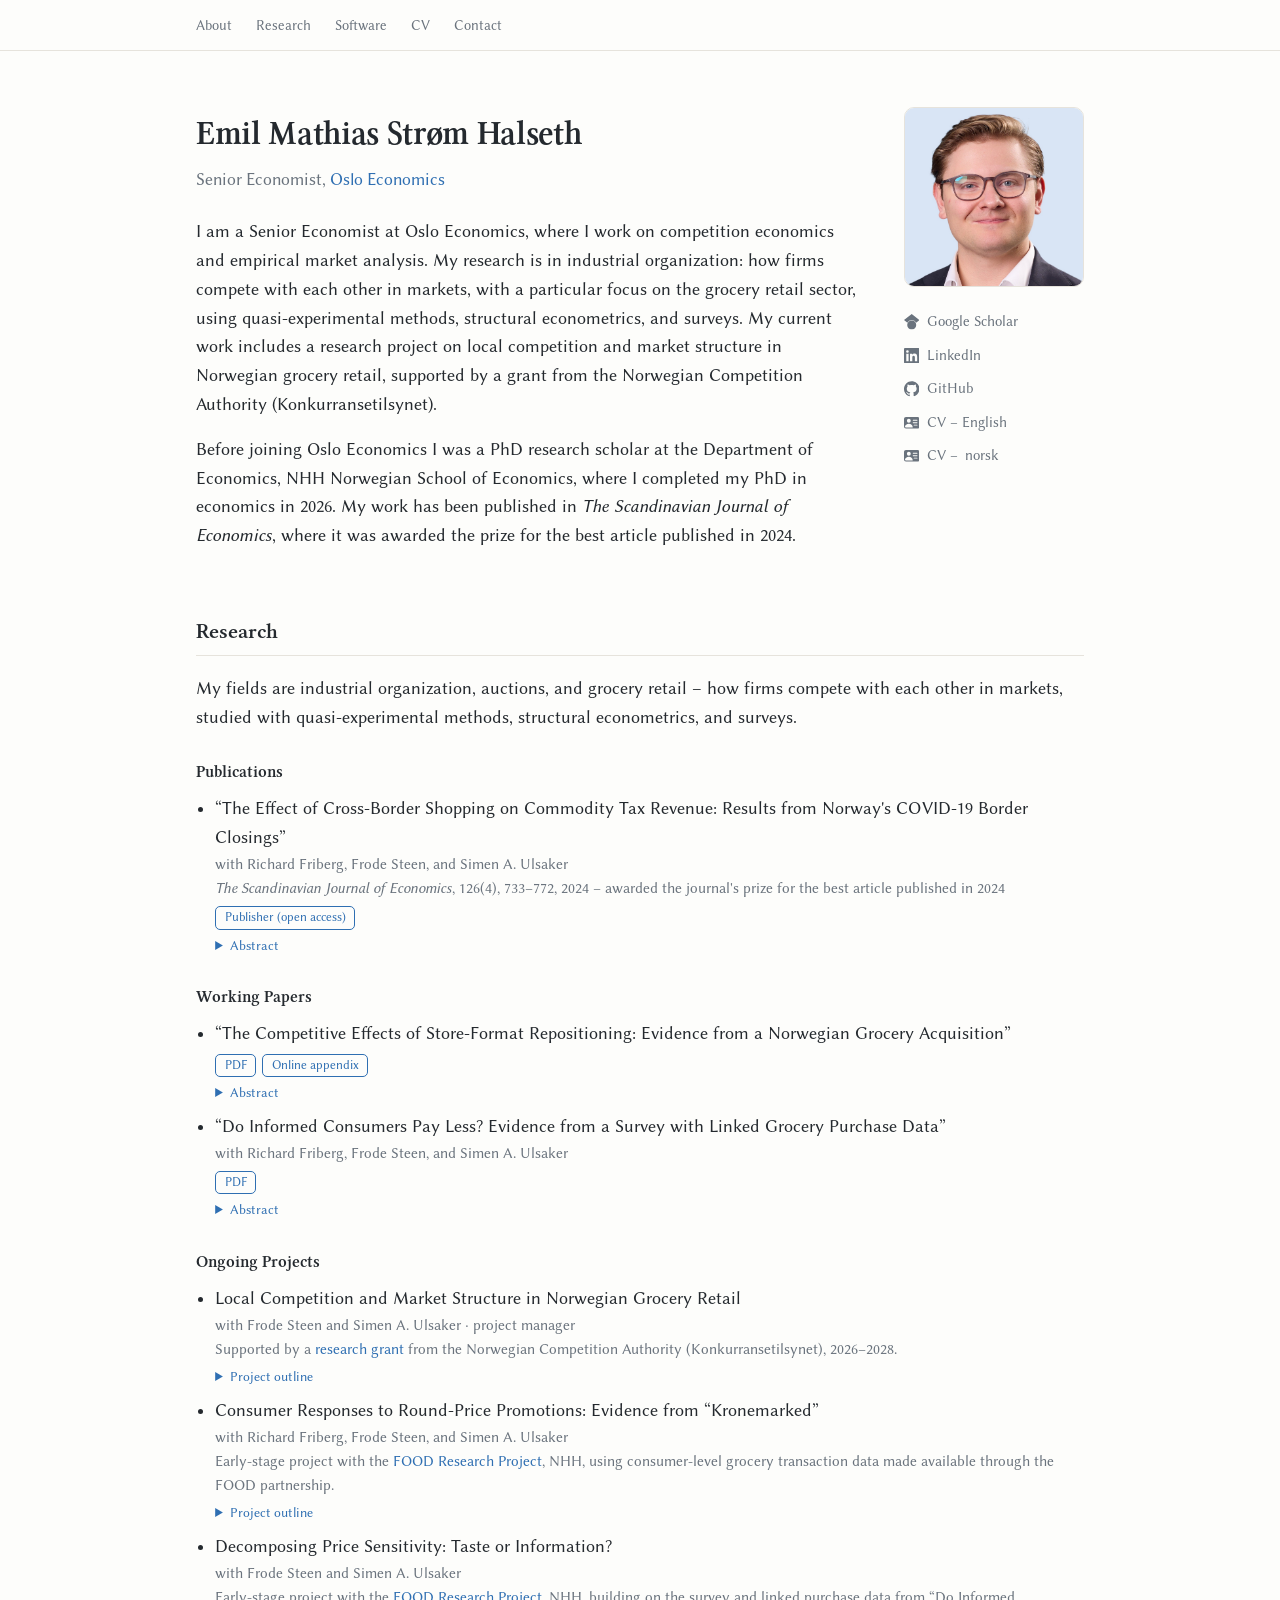
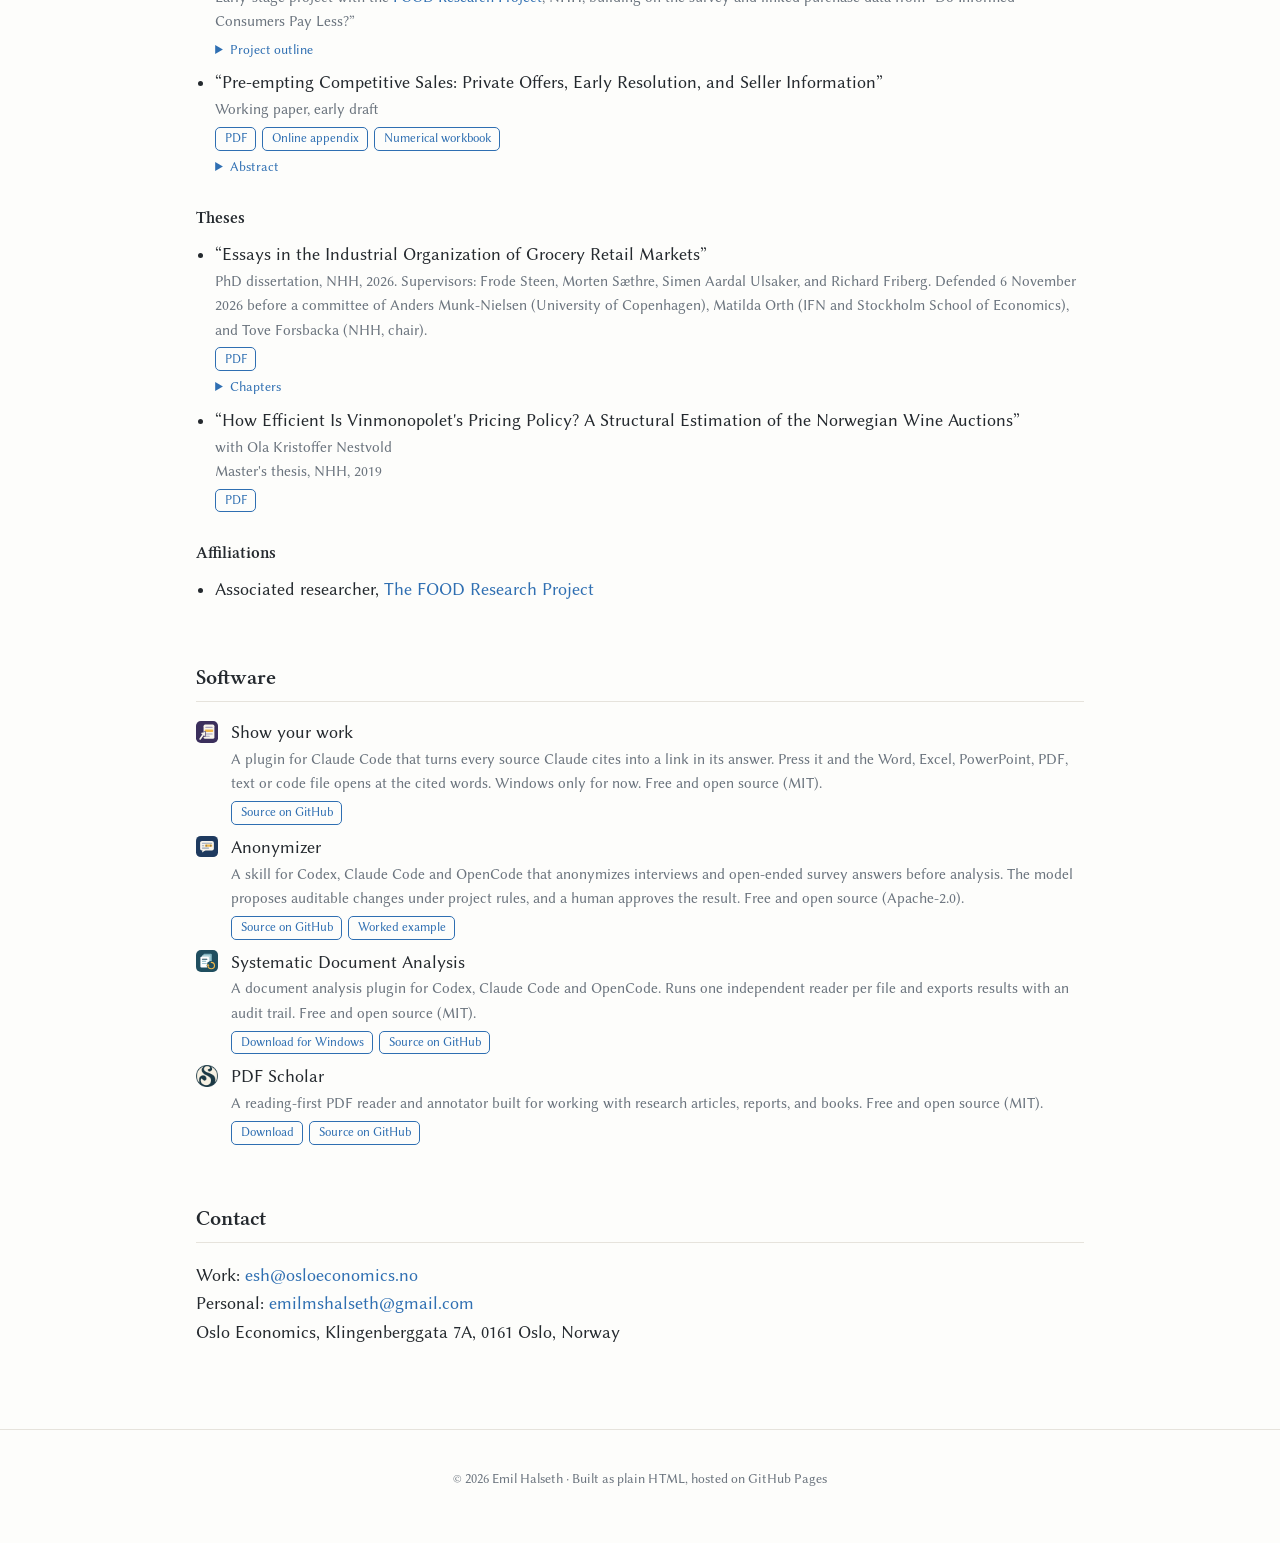
<file: index.html>
<!doctype html>
<html lang="en">
<head>
  <meta charset="utf-8">
  <meta name="viewport" content="width=device-width, initial-scale=1">
  <title>Emil Halseth – Economist</title>
  <meta name="description" content="Emil Halseth is an economist at Oslo Economics working on industrial organization and competition economics.">
  <link rel="canonical" href="https://emilmsh.github.io/">
  <link rel="icon" href="assets/favicon.svg" type="image/svg+xml">
  <!-- Fonts embedded as data URIs; loaded first so the face is ready at first paint. -->
  <link rel="stylesheet" href="assets/fonts.css">
  <link rel="stylesheet" href="style.css">
</head>
<body>

<!-- Icon sprite for the link list under the portrait. Each <symbol> carries its
     own viewBox, so mixing 16- and 24-unit source icons is fine. Reference a
     symbol with <svg class="icon"><use href="#icon-name"></use></svg>.
     Logos from Simple Icons (CC0); the CV card from Bootstrap Icons (MIT). -->
<svg xmlns="http://www.w3.org/2000/svg" class="icon-sprite" aria-hidden="true">
  <symbol id="icon-scholar" viewBox="0 0 24 24">
    <path d="M5.242 13.769L0 9.5 12 0l12 9.5-5.242 4.269C17.548 11.249 14.978 9.5 12 9.5c-2.977 0-5.548 1.748-6.758 4.269zM12 10a7 7 0 1 0 0 14 7 7 0 0 0 0-14z"/>
  </symbol>
  <symbol id="icon-linkedin" viewBox="0 0 24 24">
    <path d="M20.447 20.452h-3.554v-5.569c0-1.328-.027-3.037-1.852-3.037-1.853 0-2.136 1.445-2.136 2.939v5.667H9.351V9h3.414v1.561h.046c.477-.9 1.637-1.85 3.37-1.85 3.601 0 4.267 2.37 4.267 5.455v6.286zM5.337 7.433a2.062 2.062 0 0 1-2.063-2.065 2.064 2.064 0 1 1 2.063 2.065zm1.782 13.019H3.555V9h3.564v11.452zM22.225 0H1.771C.792 0 0 .774 0 1.729v20.542C0 23.227.792 24 1.771 24h20.451C23.2 24 24 23.227 24 22.271V1.729C24 .774 23.2 0 22.222 0h.003z"/>
  </symbol>
  <symbol id="icon-github" viewBox="0 0 24 24">
    <path d="M12 .297c-6.63 0-12 5.373-12 12 0 5.303 3.438 9.8 8.205 11.385.6.113.82-.258.82-.577 0-.285-.01-1.04-.015-2.04-3.338.724-4.042-1.61-4.042-1.61C4.422 18.07 3.633 17.7 3.633 17.7c-1.087-.744.084-.729.084-.729 1.205.084 1.838 1.236 1.838 1.236 1.07 1.835 2.809 1.305 3.495.998.108-.776.417-1.305.76-1.605-2.665-.3-5.466-1.332-5.466-5.93 0-1.31.465-2.38 1.235-3.22-.135-.303-.54-1.523.105-3.176 0 0 1.005-.322 3.3 1.23.96-.267 1.98-.399 3-.405 1.02.006 2.04.138 3 .405 2.28-1.552 3.285-1.23 3.285-1.23.645 1.653.24 2.873.12 3.176.765.84 1.23 1.91 1.23 3.22 0 4.61-2.805 5.625-5.475 5.92.42.36.81 1.096.81 2.22 0 1.606-.015 2.896-.015 3.286 0 .315.21.69.825.57C20.565 22.092 24 17.592 24 12.297c0-6.627-5.373-12-12-12"/>
  </symbol>
  <symbol id="icon-cv" viewBox="0 0 16 16">
    <path d="M0 4a2 2 0 0 1 2-2h12a2 2 0 0 1 2 2v8a2 2 0 0 1-2 2H2a2 2 0 0 1-2-2zm9 1.5a.5.5 0 0 0 .5.5h4a.5.5 0 0 0 0-1h-4a.5.5 0 0 0-.5.5M9 8a.5.5 0 0 0 .5.5h4a.5.5 0 0 0 0-1h-4A.5.5 0 0 0 9 8m1 2.5a.5.5 0 0 0 .5.5h3a.5.5 0 0 0 0-1h-3a.5.5 0 0 0-.5.5m-1 2C9 10.567 7.21 9 5 9c-2.086 0-3.8 1.398-3.984 3.181A1 1 0 0 0 2 13h6.96q.04-.245.04-.5M7 6a2 2 0 1 0-4 0 2 2 0 0 0 4 0"/>
  </symbol>
</svg>

<header class="site-header">
  <nav>
    <a href="#about">About</a>
    <a href="#research">Research</a>
    <a href="#software">Software</a>
    <a href="cv.pdf">CV</a>
    <a href="#contact">Contact</a>
  </nav>
</header>

<main>
  <section class="hero" id="about">
    <div class="hero-text">
      <h1>Emil Mathias Strøm Halseth</h1>
      <p class="role">Senior Economist, <a href="https://osloeconomics.no/en/">Oslo Economics</a></p>
      <p class="bio">
        I am a Senior Economist at Oslo Economics, where I work on competition
        economics and empirical market analysis. My research is in industrial
        organization: how firms compete with each other in markets, with a
        particular focus on the grocery retail sector, using quasi-experimental
        methods, structural econometrics, and surveys. My current work includes
        a research project on local competition and market structure in Norwegian
        grocery retail, supported by a grant from the Norwegian Competition
        Authority (Konkurransetilsynet).
      </p>
      <p class="bio">
        Before joining Oslo Economics I was a PhD research scholar at the
        Department of Economics, NHH Norwegian School of Economics, where I
        completed my PhD in economics in 2026. My work has been
        published in <em>The Scandinavian Journal of Economics</em>, where it
        was awarded the prize for the best article published in 2024.
      </p>
    </div>
    <div class="hero-photo">
      <img src="assets/portrait.jpg" alt="Portrait of Emil Halseth"
           onerror="this.classList.add('missing')">
      <ul class="social">
        <li><a href="https://scholar.google.com/citations?user=TgpBZZUAAAAJ&amp;hl=no"><svg class="icon" aria-hidden="true" focusable="false"><use href="#icon-scholar"></use></svg>Google Scholar</a></li>
        <li><a href="https://www.linkedin.com/in/emil-mathias-str%C3%B8m-halseth-258523127/?locale=en"><svg class="icon" aria-hidden="true" focusable="false"><use href="#icon-linkedin"></use></svg>LinkedIn</a></li>
        <li><a href="https://github.com/emilmsh"><svg class="icon" aria-hidden="true" focusable="false"><use href="#icon-github"></use></svg>GitHub</a></li>
        <li><a href="cv.pdf"><svg class="icon" aria-hidden="true" focusable="false"><use href="#icon-cv"></use></svg>CV &ndash; English</a></li>
        <!-- Labelled in its own language; lang tells screen readers to switch voice. -->
        <li><a href="cv-norsk.pdf" hreflang="no"><svg class="icon" aria-hidden="true" focusable="false"><use href="#icon-cv"></use></svg>CV &ndash; <span lang="no">norsk</span></a></li>
      </ul>
    </div>
  </section>

  <section id="research">
    <h2>Research</h2>
    <p>
      My fields are industrial organization, auctions, and grocery retail &ndash;
      how firms compete with each other in markets, studied with
      quasi-experimental methods, structural econometrics, and surveys.
    </p>
    <!-- To add a paper, copy this template into the right list below
         (newest first). Drop the lines that don't apply: coauthors and
         the abstract are optional.
    <li>
      &ldquo;Paper Title&rdquo;
      <span class="coauthors">with Coauthor One and Coauthor Two</span>
      <span class="venue">Venue or status, if any</span>
      <span class="links"><a class="btn" href="papers/short-name.pdf">PDF</a></span>
      <details>
        <summary>Abstract</summary>
        <p>Abstract text.</p>
      </details>
    </li>
    -->
    <h3>Publications</h3>
    <ul class="papers">
      <li>
        &ldquo;The Effect of Cross-Border Shopping on Commodity Tax Revenue:
        Results from Norway's COVID-19 Border Closings&rdquo;
        <span class="coauthors">with Richard Friberg, Frode Steen, and Simen A. Ulsaker</span>
        <span class="venue"><em>The Scandinavian Journal of Economics</em>, 126(4), 733&ndash;772, 2024
        &ndash; awarded the journal's prize for the best article published in 2024</span>
        <span class="links"><a class="btn" href="https://doi.org/10.1111/sjoe.12559">Publisher (open access)</a></span>
        <details>
          <summary>Abstract</summary>
          <p>We use grocery data from Norway and COVID-19 border closings to
          gauge the effect of cross-border shopping on commodity tax revenue.
          Detailed store-category level data identify differential treatment
          effects that depend on distance to Swedish stores. Economically
          significant effects extend to up to two hours' drive from the border,
          and even further for prominent cross-border shopping products as
          beer, cigarettes and soda. Across all products, cross-border shopping
          decreases tax revenue from VAT by 3.6% at the national level.
          National commodity tax revenue from carbonated soft drinks (subject
          to a sugar tax) is reduced by 8.1% and from cigarettes by 11.9%.</p>
        </details>
      </li>
    </ul>
    <h3>Working Papers</h3>
    <ul class="papers">
      <li>
        &ldquo;The Competitive Effects of Store-Format Repositioning: Evidence
        from a Norwegian Grocery Acquisition&rdquo;
        <span class="links"><a class="btn" href="papers/store-format-repositioning.pdf">PDF</a>
        <a class="btn" href="papers/store-format-repositioning-appendix.pdf">Online appendix</a></span>
        <details>
          <summary>Abstract</summary>
          <p>This paper evaluates Coop's 2015 acquisition of ICA, which raised
          national concentration in Norwegian grocery retail and reshaped local
          competition through store-format repositioning toward soft-discount.
          Store-level difference-in-differences estimates for a leading
          soft-discount incumbent imply that rival conversions to the
          acquirer's soft-discount format reduced sales by 4.4&ndash;12.9%,
          while closures increased them by 2.4&ndash;11.1%.
          Convenience-discount conversions show no sales response. Local
          product prices were unchanged, consistent with uniform national
          pricing, and assortments adjusted little. Nationally, food prices
          fell 3.8&ndash;5.2% relative to neighboring countries. These findings
          suggest the merger reallocated complementary firm-specific
          assets &ndash; ICA's locations and Coop's soft-discount
          concept &ndash; strengthening competition despite greater
          concentration.</p>
        </details>
      </li>
      <li>
        &ldquo;Do Informed Consumers Pay Less? Evidence from a Survey with
        Linked Grocery Purchase Data&rdquo;
        <span class="coauthors">with Richard Friberg, Frode Steen, and Simen A. Ulsaker</span>
        <span class="links"><a class="btn" href="papers/do-informed-consumers-pay-less.pdf">PDF</a></span>
        <details>
          <summary>Abstract</summary>
          <p>We examine how consumer price knowledge affects prices paid in
          grocery markets, combining survey-based price recall data from over
          2,000 Norwegian households with 18 months of linked transaction
          histories. Better-informed consumers pay lower prices by timing
          purchases to coincide with sales: a 10 percentage-point increase in
          price knowledge is associated with a 1.3 percent reduction
          in prices paid. This provides direct empirical support for the
          central mechanism in Varian's (1980) model of sales. Consumers who
          actively seek price information have higher price knowledge,
          suggesting that policies improving price accessibility may improve
          consumers' ability to identify and act on temporary discounts.</p>
        </details>
      </li>
    </ul>
    <h3>Ongoing Projects</h3>
    <ul class="papers">
      <li>
        Local Competition and Market Structure in Norwegian Grocery Retail
        <span class="coauthors">with Frode Steen and Simen A. Ulsaker · project manager</span>
        <span class="venue">Supported by a
        <a href="https://konkurransetilsynet.no/konkurransetilsynet-tildeler-forskingsmidlar-2026/">research
        grant</a> from the Norwegian Competition Authority (Konkurransetilsynet),
        2026&ndash;2028.</span>
        <details>
          <summary>Project outline</summary>
          <p>How does the structure of local grocery markets&nbsp;&ndash; the
          number of stores and their distribution across chains&nbsp;&ndash;
          affect competition, cost efficiency, and store accessibility? The
          Norwegian grocery sector is highly concentrated at the national
          level, yet competition largely plays out in local markets, and the
          policy debate has centred on measures that shape local market
          structure: the 2024 ban on negative servitudes, proposals to cap the
          number of stores per chain in a local market, and the Competition
          Authority's new market-investigation powers, which open for
          structural remedies such as divestiture. This project develops and
          estimates a structural equilibrium model of store entry and local
          competition between grocery chains, building on recent frameworks in
          empirical industrial organization and detailed data on store
          locations, chain affiliation, and local market conditions. The
          estimated model is then used for counterfactual analyses that
          quantify how concrete policy interventions would affect entry
          patterns, market structure, competitive intensity, and consumer
          welfare&nbsp;&ndash; explicitly accounting for the chains' strategic
          responses.</p>
        </details>
      </li>
      <li id="round-price-promotions">
        Consumer Responses to Round-Price Promotions: Evidence from
        &ldquo;Kronemarked&rdquo;
        <span class="coauthors">with Richard Friberg, Frode Steen, and Simen A. Ulsaker</span>
        <span class="venue">Early-stage project with the
        <a href="https://www.nhh.no/en/research-centres/food/">FOOD Research
        Project</a>, NHH, using consumer-level grocery transaction data made
        available through the FOOD partnership.</span>
        <details>
          <summary>Project outline</summary>
          <p>&ldquo;Kronemarked&rdquo; is a recurring, store-wide promotional
          event in Norwegian grocery retail: a large set of products spanning
          most categories is temporarily repriced by rounding regular prices
          down to a small set of round price points&nbsp;&ndash; 10, 15, 20,
          30, 40, and 50 kroner&nbsp;&ndash; and included products carry a
          dedicated in-store label showing the round price. The event is
          heavily advertised and functions as a traffic driver for the store
          as a whole. Because regular prices sit at varying distances above
          the nearest round number, the monetary discount differs widely
          across included products: an item regularly priced at 21 kroner and
          one at 29 kroner are both sold at 20. The promotion thus separates
          two features that normally move together in a sale: the salient
          signal that an item is on offer, and the depth of the discount.
          Some products recur across campaigns, while others appear only
          once.</p>
          <p>The project asks two questions. First, what is the relative
          importance of inclusion and labelling versus discount depth in
          consumers' responses&nbsp;&ndash; that is, how sensitive is demand
          to the size of the discount, conditional on the product carrying
          the label? Second, what role does the promotion play in introducing
          new products and variants to consumers: does the chain use it to
          push particular products, and do purchases induced by the campaign
          persist afterwards, shifting consumers' longer-run preferences?</p>
          <p>We use consumer-level transaction data from a major Norwegian
          grocery chain, provided through the FOOD partnership, to study how
          households' purchases of included products change relative to the
          same products outside the campaign period, to the same products in
          stores that do not run the promotion, to non-included products in
          the same store, and during versus after the campaign. Variation in
          discount depth across products sold at the same round price point,
          and across campaigns for the same product, identifies the effect of
          discount depth conditional on the label. Because the distance from
          a product's regular price to the nearest round number is plausibly
          as good as random, conditional on the price level, this variation
          offers a quasi-experimental route to the causal effect of discount
          depth on demand. The household panel further allows us to trace
          trial, repeat purchase, and substitution over time.</p>
        </details>
      </li>
      <li id="decomposing-price-sensitivity">
        Decomposing Price Sensitivity: Taste or Information?
        <span class="coauthors">with Frode Steen and Simen A. Ulsaker</span>
        <span class="venue">Early-stage project with the
        <a href="https://www.nhh.no/en/research-centres/food/">FOOD Research
        Project</a>, NHH, building on the survey and linked purchase data
        from &ldquo;Do Informed Consumers Pay Less?&rdquo;</span>
        <details>
          <summary>Project outline</summary>
          <p>When consumers do not respond to a price change, it may be
          because they do not care about it, or because they do not know
          about it. Standard demand models cannot tell the two apart:
          price knowledge is unobserved, so everything is attributed to
          price sensitivity. This project uses a direct measure of what
          consumers know about prices&nbsp;&ndash; survey-based price recall
          linked to the same households' grocery purchases&nbsp;&ndash; to
          ask how much of measured price sensitivity reflects preferences
          and how much reflects information. The answer matters for how
          demand estimates are interpreted, and for what better price
          information could mean for the prices consumers pay.</p>
        </details>
      </li>
      <!-- BEGIN PREEMPTIVE PAPER: generated from Pre-emptive-bids/manuscripts/pre-empting-competitive-sales.tex -->
      <li id="pre-empting-competitive-sales">
        &ldquo;Pre-empting Competitive Sales: Private Offers, Early Resolution, and Seller Information&rdquo;
        <span class="venue">Working paper, early draft</span>
        <span class="links"><a class="btn" href="papers/pre-empting-competitive-sales.pdf">PDF</a> <a class="btn" href="papers/pre-empting-competitive-sales-online-appendix.pdf">Online appendix</a> <a class="btn" href="papers/pre-emption-numerics.html">Numerical workbook</a></span>
        <details>
          <summary>Abstract</summary>
          <p>A private offer can end a competitive sale before other buyers bid. We study costly offers by a buyer with private value and resolution benefits to a seller with private continuation prospects. Accepted trades must finance foregone competition and unsuccessful attempts. Some buyers offer prices that screen seller states; others pay more for certain acceptance. An effective ban preserves later competition and saves offer costs, but sacrifices resolution gains. Its welfare effect depends on the surplus denied to excluded buyers. We establish probing and knockout equilibria and give numerical examples with opposite welfare rankings.</p>
        </details>
      </li>
      <!-- END PREEMPTIVE PAPER -->
    </ul>
    <h3>Theses</h3>
    <ul class="papers">
      <li id="phd-dissertation">
        &ldquo;Essays in the Industrial Organization of Grocery Retail Markets&rdquo;
        <span class="venue">PhD dissertation, NHH, 2026. Supervisors: Frode Steen, Morten S&aelig;thre, Simen Aardal Ulsaker, and Richard Friberg.
        Defended 6 November 2026 before a committee of Anders Munk-Nielsen (University of Copenhagen),
        Matilda Orth (IFN and Stockholm School of Economics), and Tove Forsbacka (NHH, chair).</span>
        <span class="links"><a class="btn" href="papers/phd-thesis-grocery-retail-io.pdf">PDF</a></span>
        <details>
          <summary>Chapters</summary>
          <p>The thesis consists of three empirical chapters on competitive pressure in grocery retail
          and its implications for market and consumer outcomes. The first chapter studies the
          competitive effects of store-format conversions following Coop's 2015 acquisition of ICA.
          The second chapter uses Norway's COVID-19 border closures to quantify how cross-border
          shopping affects domestic demand and commodity tax revenue. The third chapter combines
          survey-based measures of price knowledge with linked transaction histories to ask whether
          informed consumers pay less.</p>
        </details>
      </li>
      <li>
        &ldquo;How Efficient Is Vinmonopolet's Pricing Policy? A Structural
        Estimation of the Norwegian Wine Auctions&rdquo;
        <span class="coauthors">with Ola Kristoffer Nestvold</span>
        <span class="venue">Master's thesis, NHH, 2019</span>
        <span class="links"><a class="btn" href="papers/vinmonopolet-pricing-policy.pdf">PDF</a></span>
      </li>
    </ul>
    <h3>Affiliations</h3>
    <ul class="affiliations">
      <li>Associated researcher, <a href="https://www.nhh.no/en/research-centres/food/">The FOOD Research Project</a></li>
    </ul>
  </section>

  <section id="software">
    <h2>Software</h2>
    <!-- One <li> per tool; keep newest first. Lead with the tool's own landing
         page where it has one (it carries the downloads for every platform and
         the screenshots), then the repo. Where there is no landing page, link
         the repo and a direct download (releases/latest) or store listing. -->
    <ul class="papers software">
      <li>
        <img class="app-logo" src="assets/show-your-work-logo.svg" alt="" width="22" height="22">
        Show your work
        <span class="venue">A plugin for Claude Code that turns every source Claude cites into a link
        in its answer. Press it and the Word, Excel, PowerPoint, PDF, text or code file opens at the cited words.
        Windows only for now. Free and open source (MIT).</span>
        <span class="links"><a class="btn" href="https://github.com/emilmsh/show-your-work">Source on GitHub</a></span>
      </li>
      <li>
        <img class="app-logo" src="assets/anonymizer-logo.svg" alt="" width="22" height="22">
        Anonymizer
        <span class="venue">A skill for Codex, Claude Code and OpenCode that anonymizes interviews and
        open-ended survey answers before analysis.
        The model proposes auditable changes under project rules, and a human approves the result.
        Free and open source (Apache-2.0).</span>
        <span class="links"><a class="btn" href="https://github.com/emilmsh/anonymizer">Source on GitHub</a>
        <a class="btn" href="https://github.com/emilmsh/anonymizer/tree/main/examples">Worked example</a></span>
      </li>
      <li>
        <img class="app-logo" src="assets/systematic-document-analysis-logo.svg" alt="" width="22" height="22">
        Systematic Document Analysis
        <span class="venue">A document analysis plugin for Codex, Claude Code and OpenCode.
        Runs one independent reader per file and exports results with an audit trail.
        Free and open source (MIT).</span>
        <span class="links"><a class="btn" href="https://github.com/emilmsh/systematic-document-analysis/releases/latest">Download for Windows</a>
        <a class="btn" href="https://github.com/emilmsh/systematic-document-analysis">Source on GitHub</a></span>
      </li>
      <li>
        <img class="app-logo" src="assets/pdf-scholar-logo.png" alt="" width="22" height="22">
        PDF Scholar
        <span class="venue">A reading-first PDF reader and annotator built for
        working with research articles, reports, and books.
        Free and open source (MIT).</span>
        <span class="links"><a class="btn" href="https://emilmsh.github.io/pdf-scholar/">Download</a>
        <a class="btn" href="https://github.com/emilmsh/pdf-scholar">Source on GitHub</a></span>
      </li>
    </ul>
  </section>

  <section id="contact">
    <h2>Contact</h2>
    <p>
      Work: <a href="mailto:esh@osloeconomics.no">esh@osloeconomics.no</a><br>
      Personal: <a href="mailto:emilmshalseth@gmail.com">emilmshalseth@gmail.com</a><br>
      Oslo Economics, Klingenberggata 7A, 0161 Oslo, Norway
    </p>
  </section>
</main>

<footer>
  <p>© 2026 Emil Halseth · Built as plain HTML, hosted on GitHub Pages</p>
</footer>

</body>
</html>
</file>
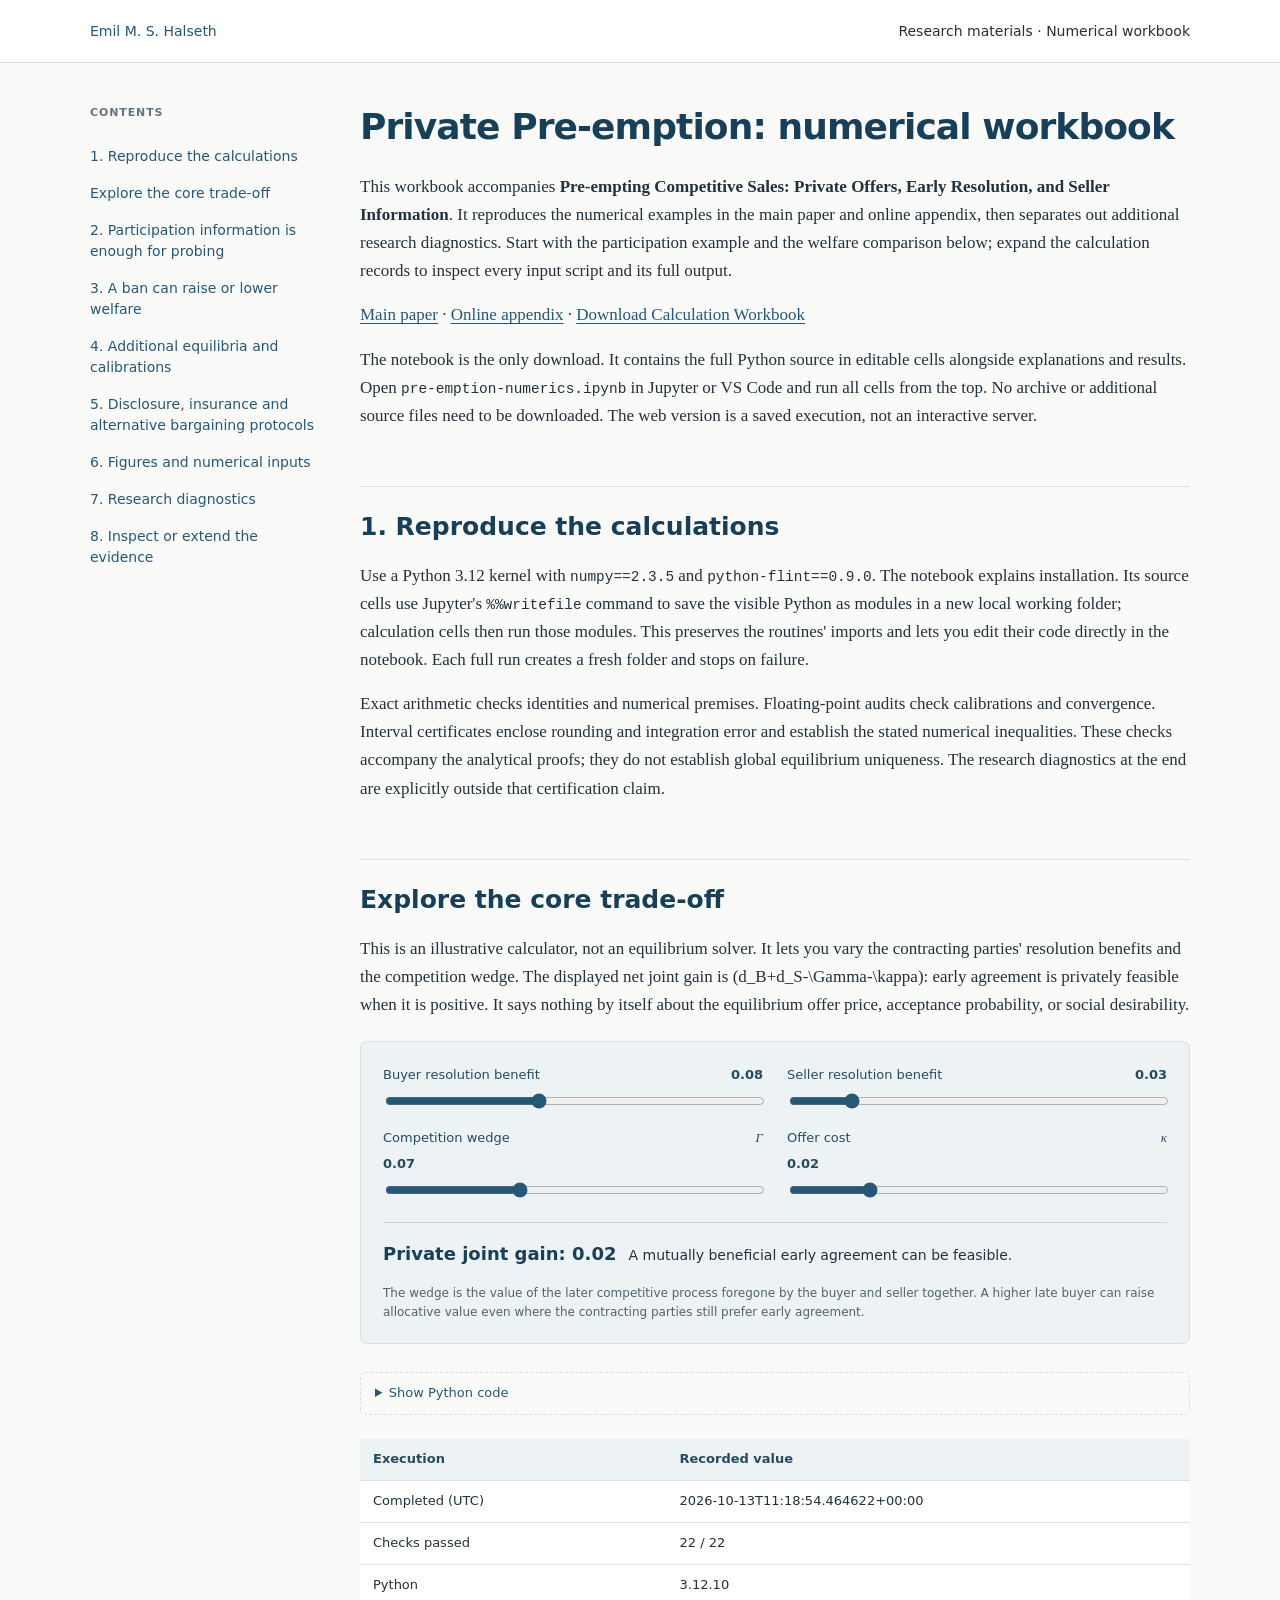
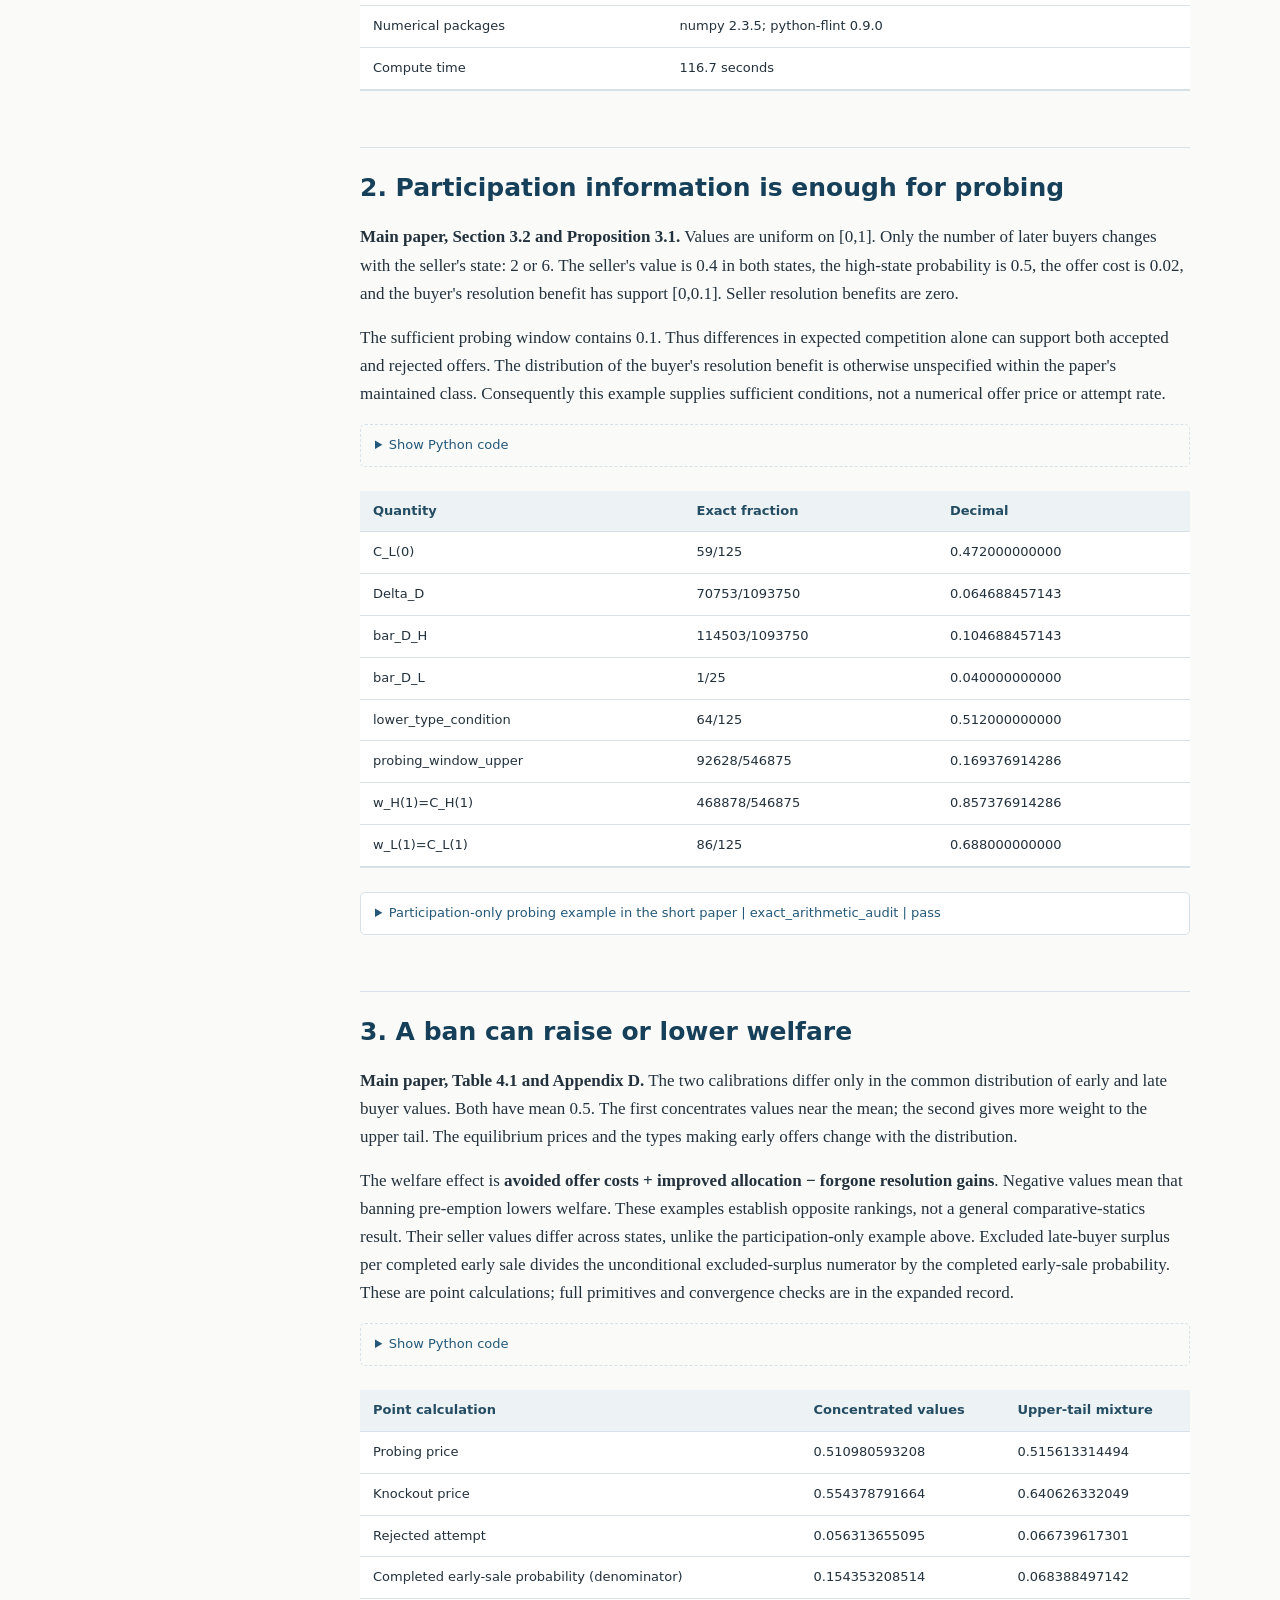
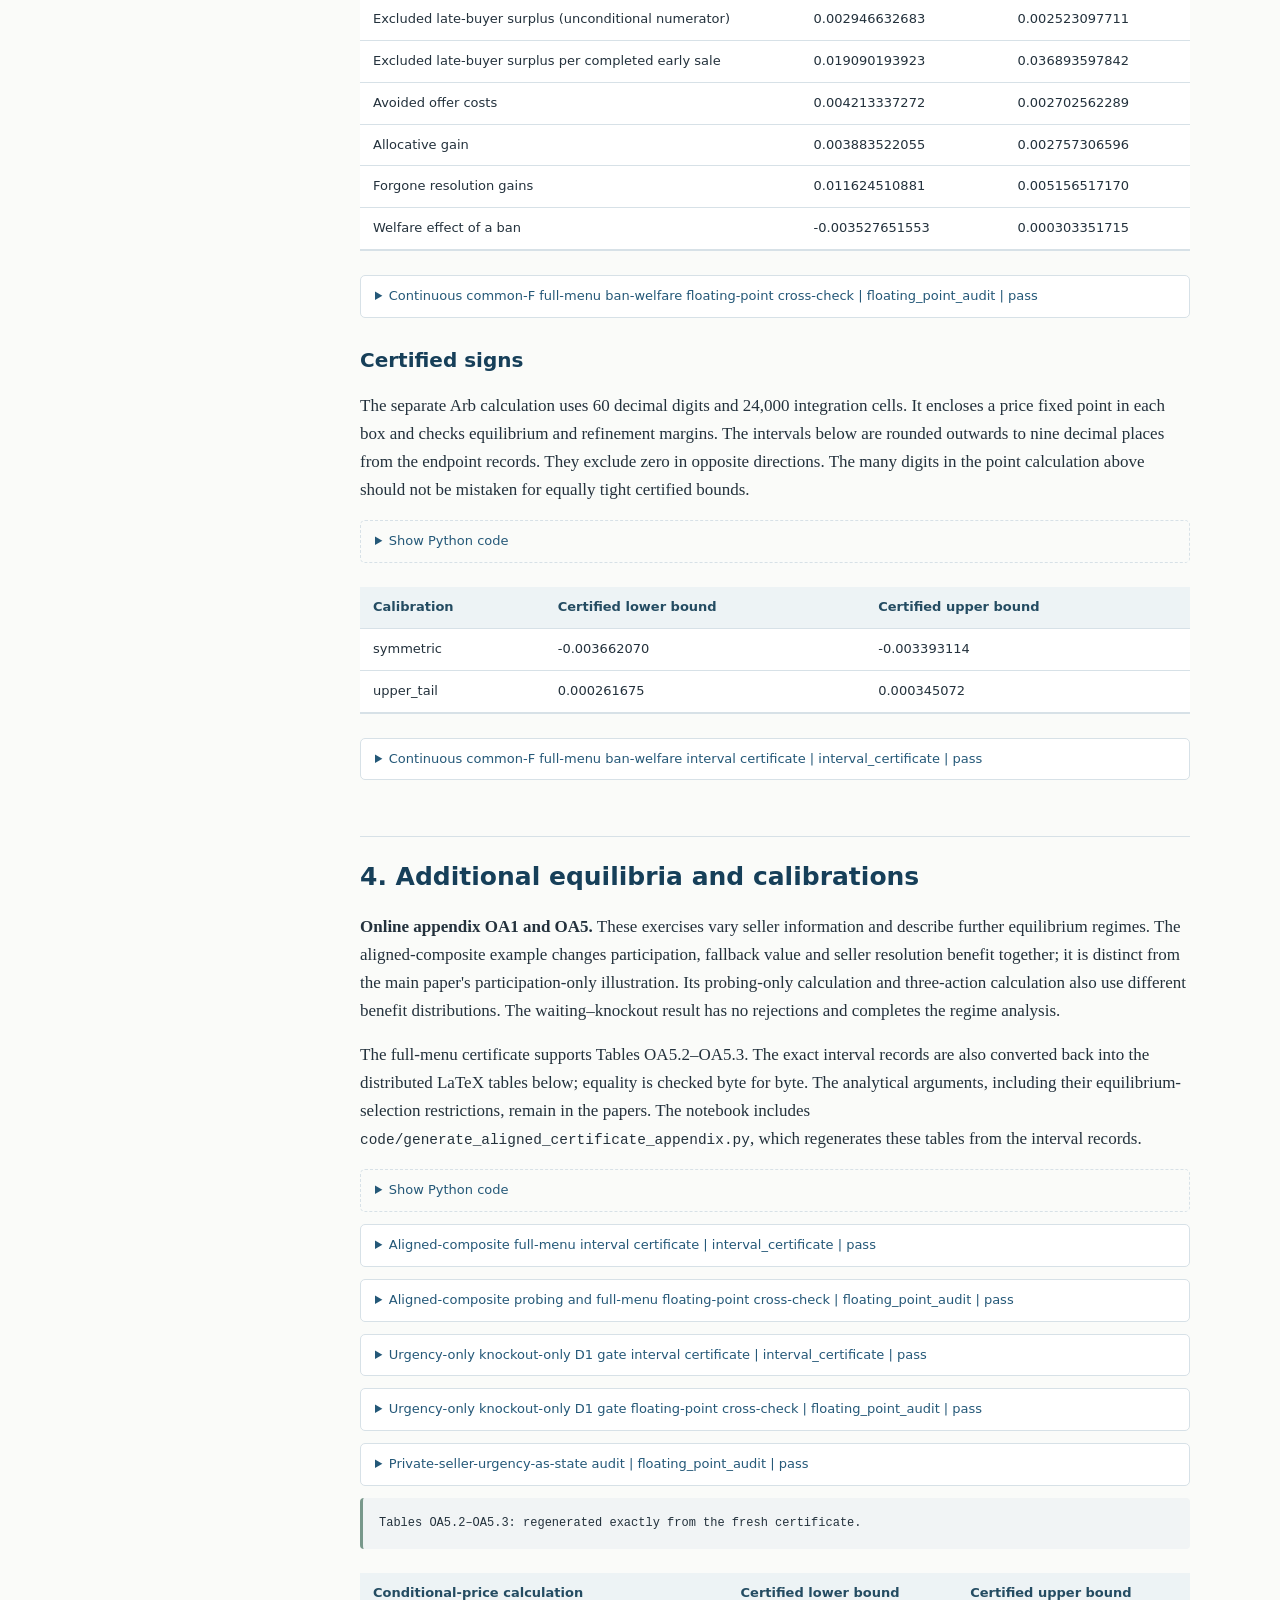
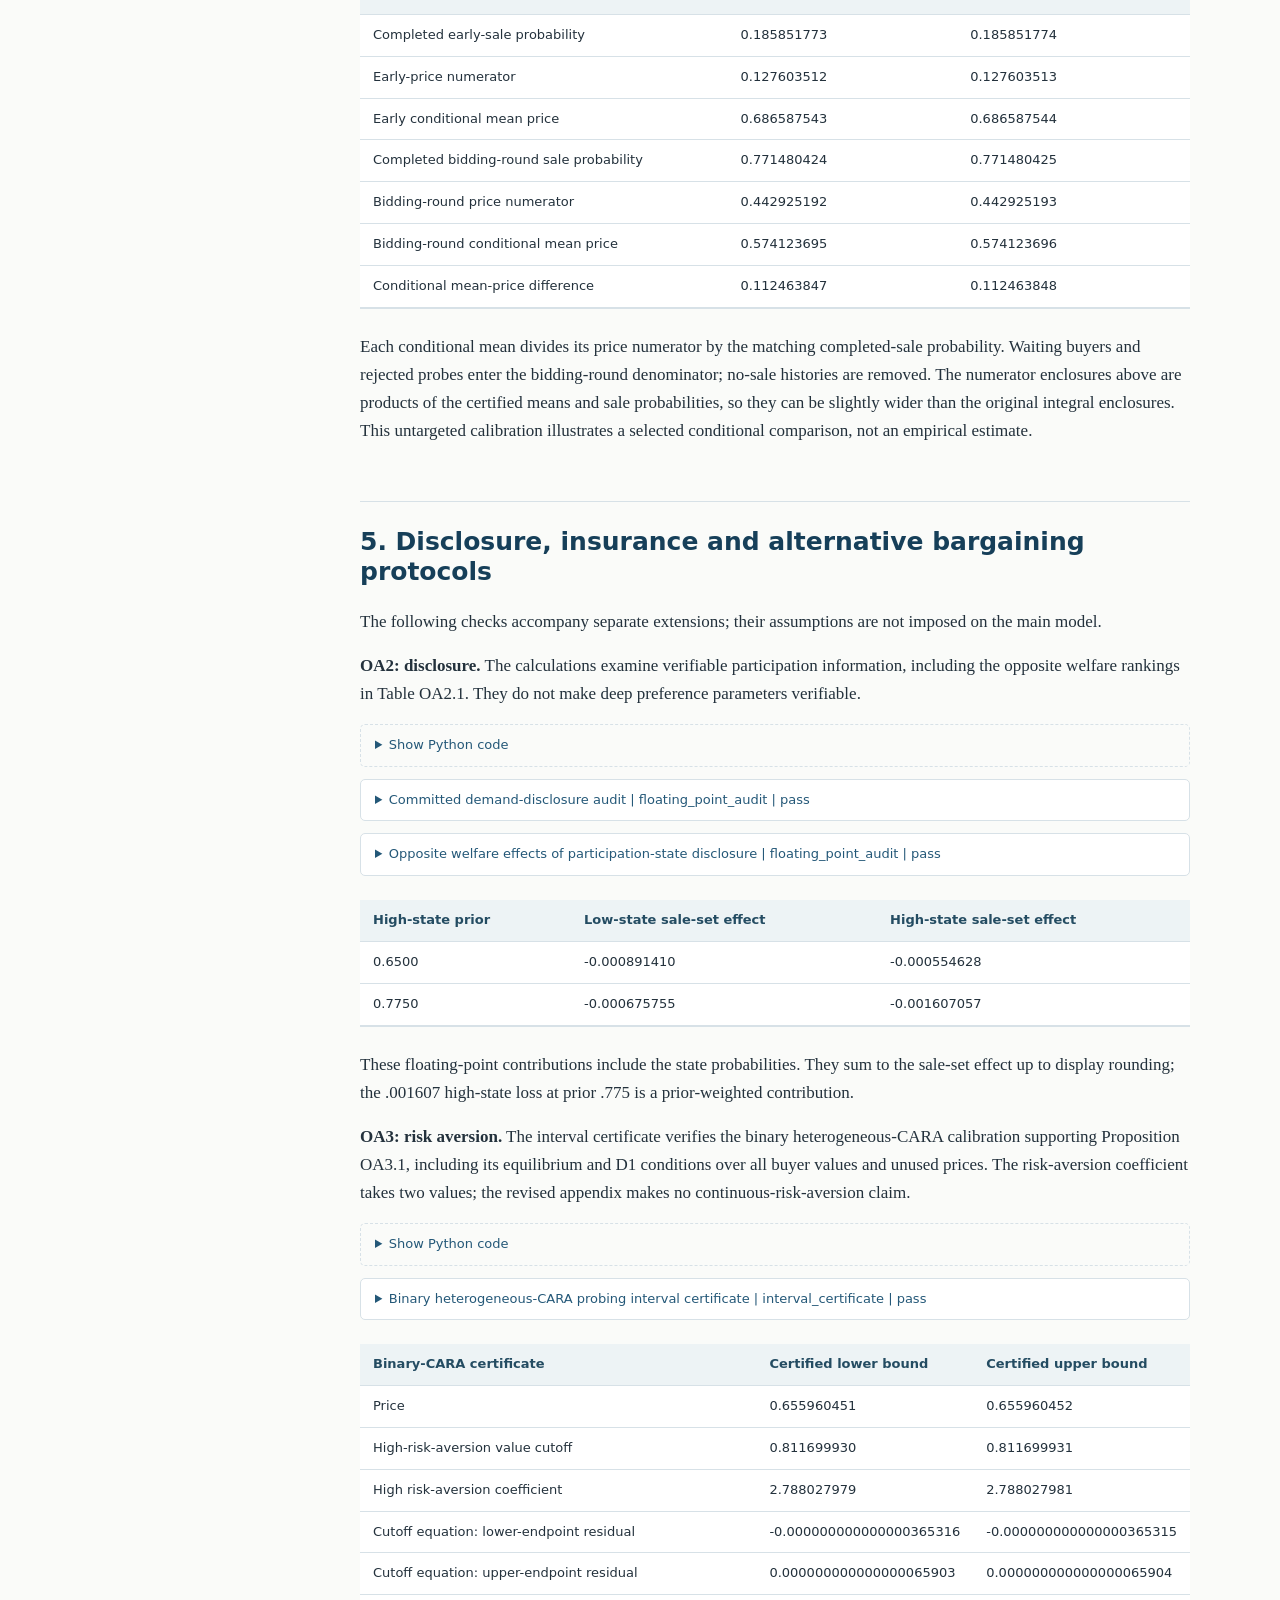
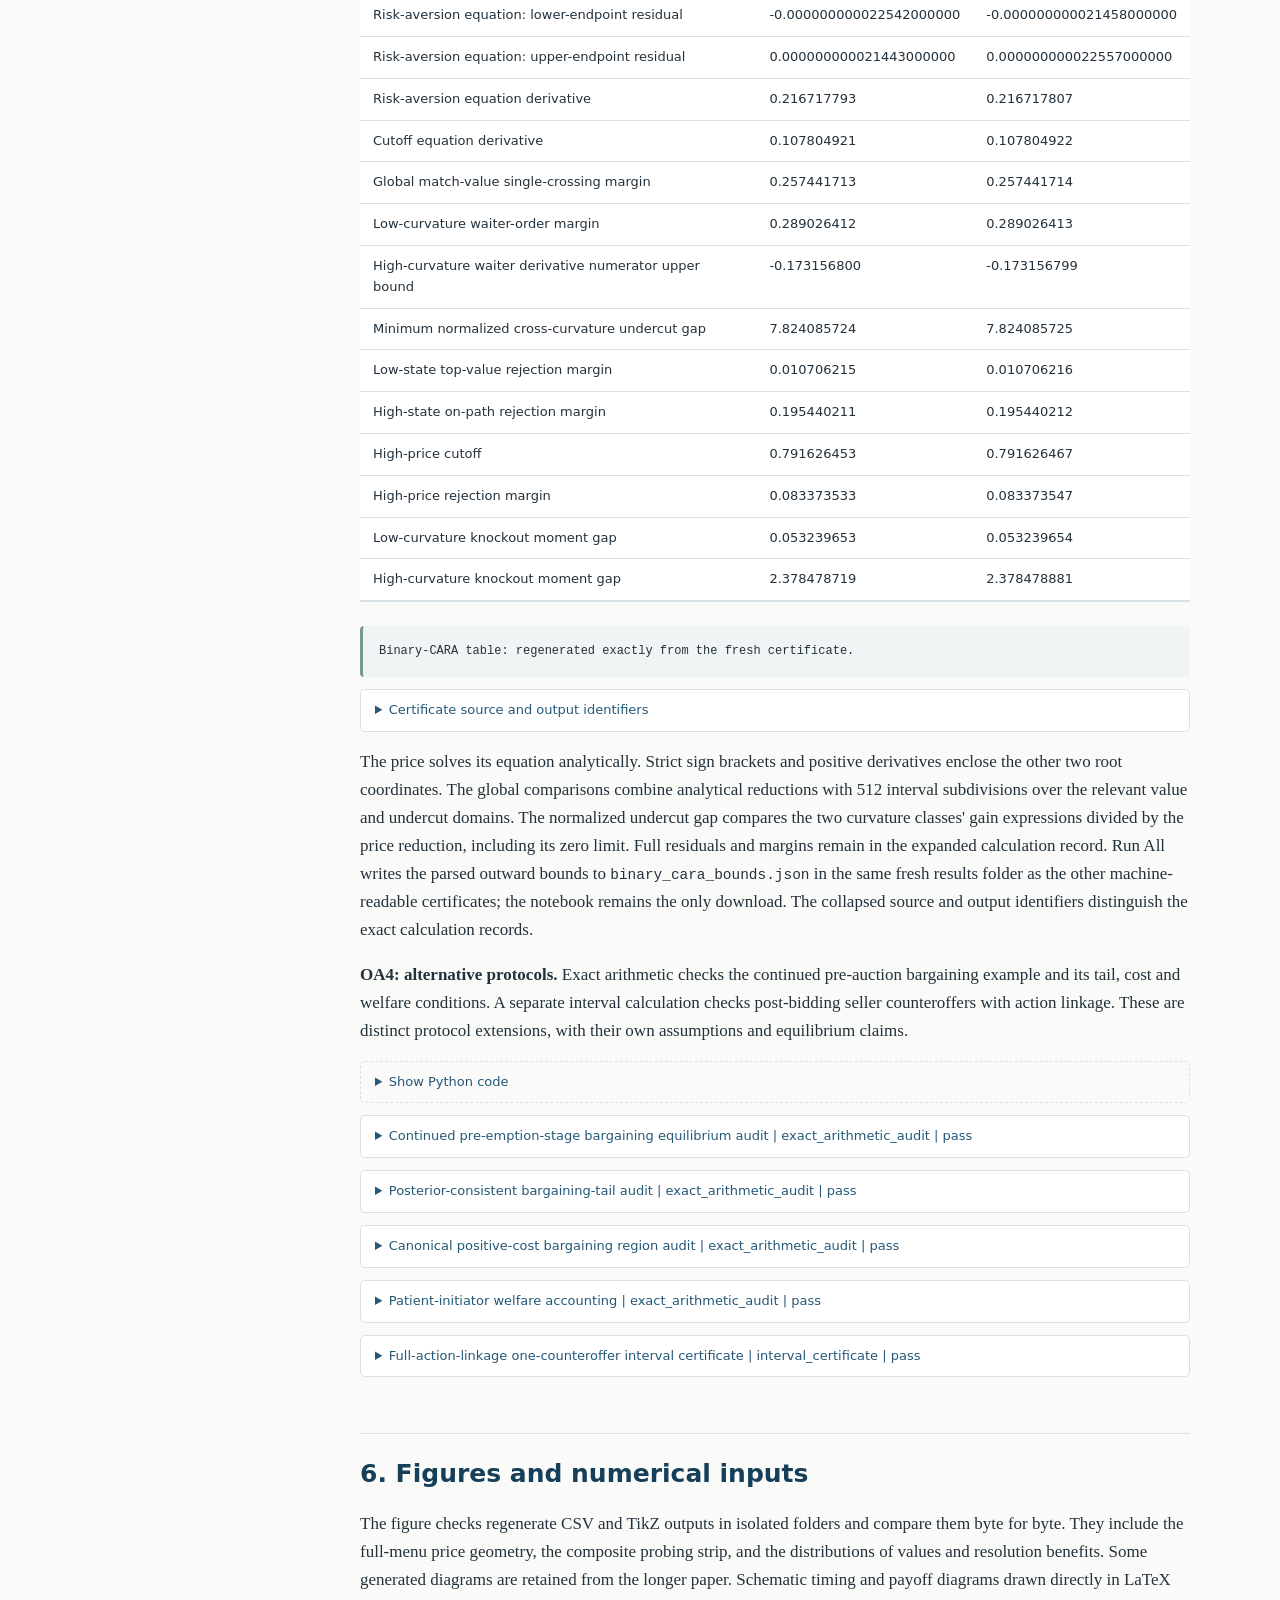
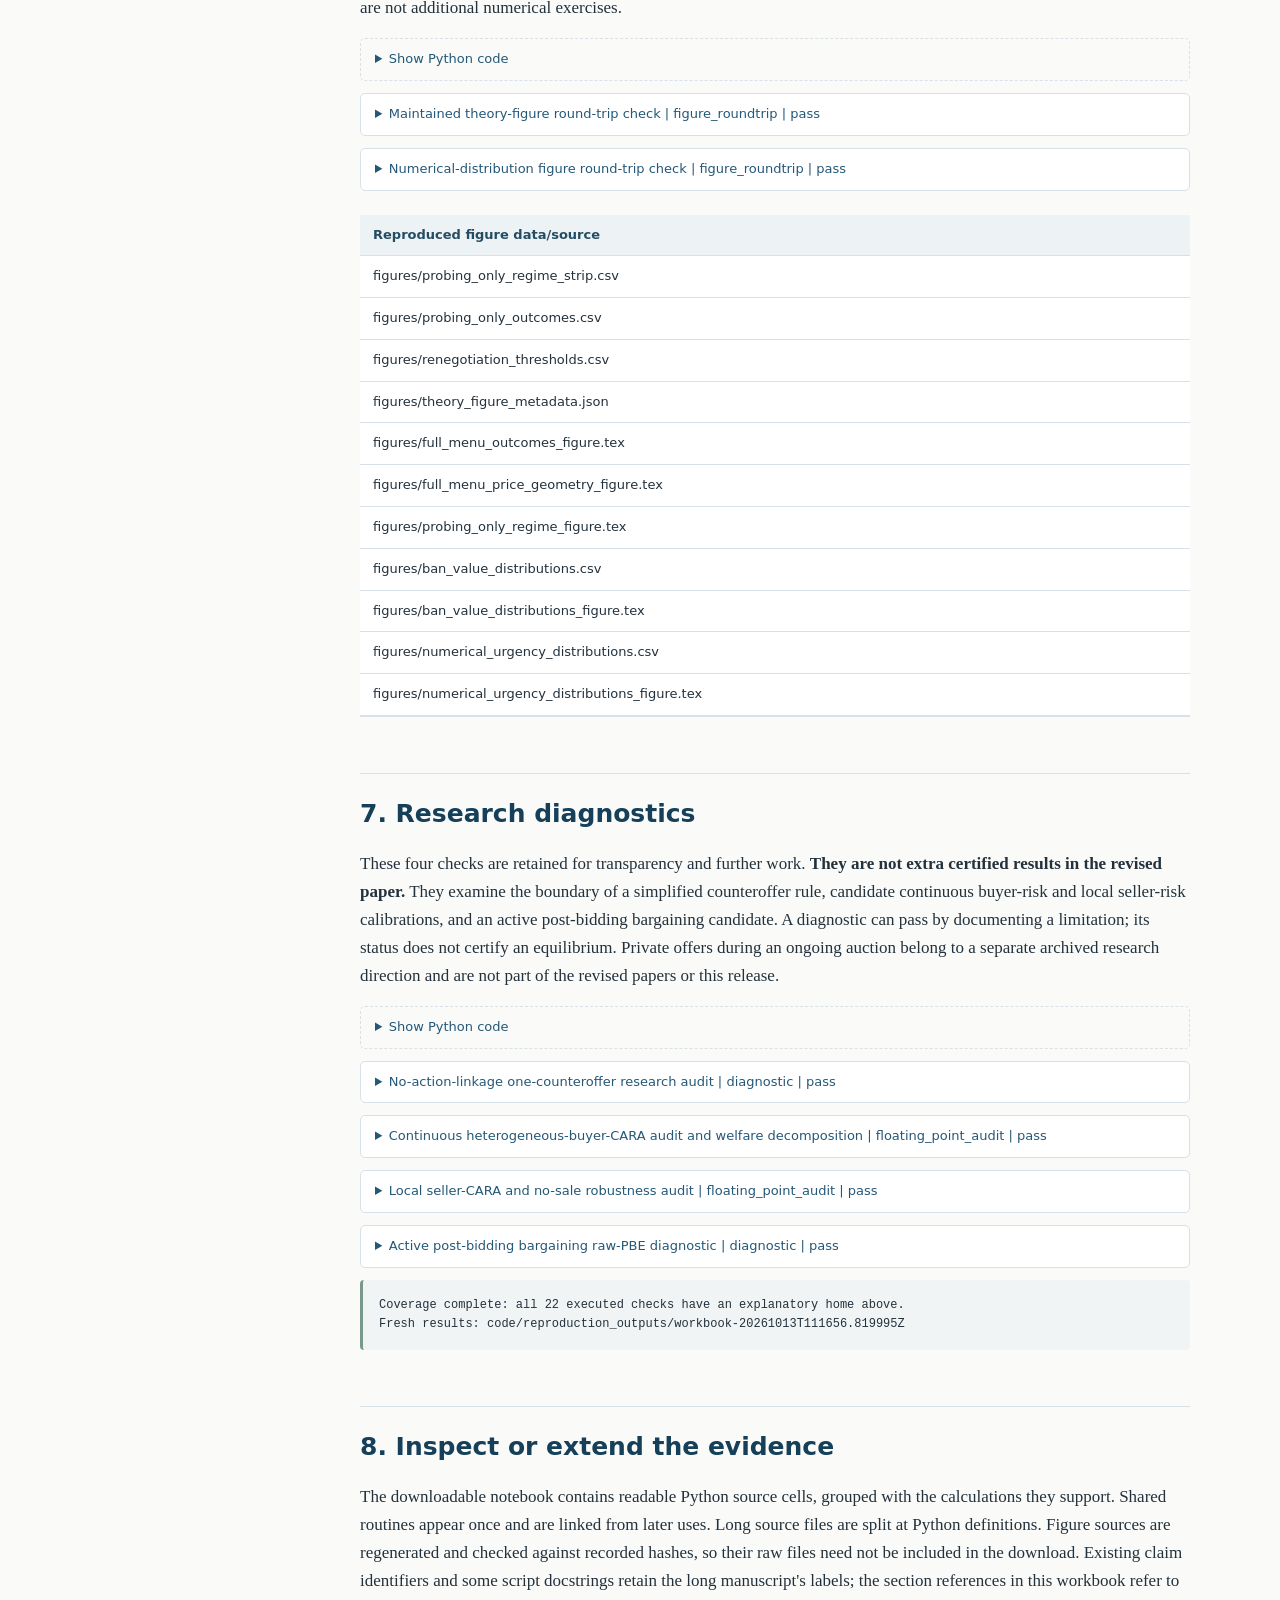
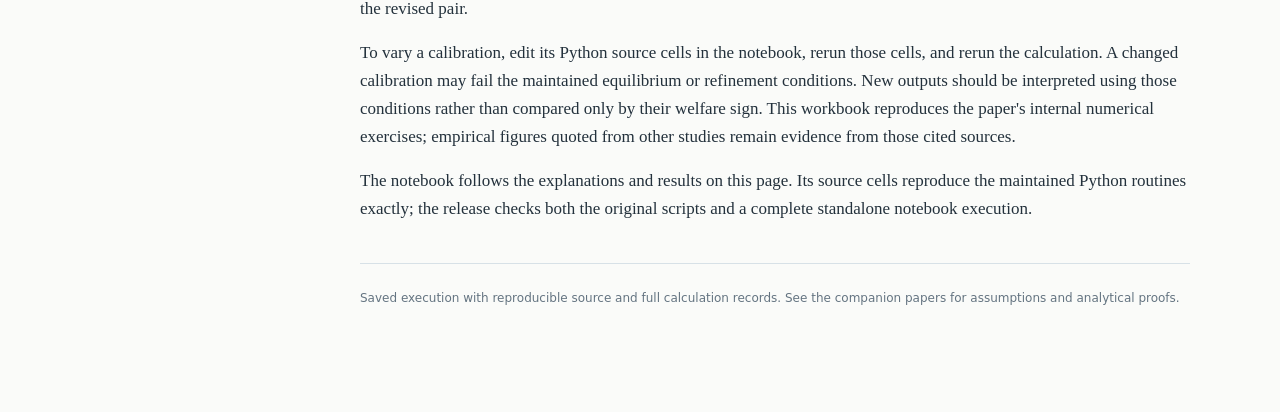
<file: papers/pre-emption-numerics.html>
<!doctype html><html lang="en"><head><meta charset="utf-8"><meta name="viewport" content="width=device-width, initial-scale=1"><meta name="description" content="Reproduce the numerical examples, interval certificates and figures for Pre-empting Competitive Sales."><title>Numerical workbook | Pre-empting Competitive Sales</title><style>
    :root{color-scheme:light;--ink:#23313c;--blue:#245878;--line:#d7e1e7}
    *{box-sizing:border-box}html{scroll-behavior:smooth}body{margin:0;color:var(--ink);background:#fafbf9;font:17px/1.65 Georgia,serif}
    header{border-bottom:1px solid var(--line);padding:20px max(24px,calc((100% - 1100px)/2));font:14px/1.6 system-ui,sans-serif;background:#fff}
    a{color:var(--blue);text-underline-offset:3px}header a{text-decoration:none}header span{float:right}
    .layout{max-width:1160px;margin:0 auto;display:grid;grid-template-columns:225px minmax(0,1fr);gap:45px;padding:42px 30px 80px}
    nav{position:sticky;top:24px;align-self:start;font:14px/1.5 system-ui,sans-serif}nav strong{display:block;color:#647481;text-transform:uppercase;letter-spacing:.08em;font-size:11px;margin-bottom:16px}nav a{display:block;padding:8px 0;text-decoration:none}
    main{min-width:0}h1,h2,h3{font-family:system-ui,sans-serif;color:#163f59;line-height:1.22}h1{font-size:36px;font-weight:650;letter-spacing:-.025em;margin:0 0 24px}h2{font-size:25px;margin:56px 0 20px;border-top:1px solid var(--line);padding-top:25px;scroll-margin-top:20px}h3{font-size:20px;margin-top:30px}p{margin:16px 0}code{font-size:.85em;font-family:Consolas,monospace;overflow-wrap:anywhere}
    pre{font:12px/1.6 Consolas,monospace;white-space:pre-wrap;overflow-wrap:anywhere;margin:12px 0;padding:16px;background:#f1f4f5;border-radius:4px;max-height:600px;overflow:auto}
    details{margin:12px 0;border:1px solid var(--line);border-radius:5px;padding:10px 14px;background:#fff}summary{cursor:pointer;font:13px/1.6 system-ui,sans-serif;color:var(--blue)}details p{font:13px/1.5 system-ui,sans-serif}.code{background:transparent;border-style:dashed}.result{border-left:3px solid #78988b}
    .table-wrap{overflow-x:auto;margin:24px 0}table{border-collapse:collapse;min-width:100%;font:13px/1.6 system-ui,sans-serif;background:white}th{text-align:left;background:#edf3f5;color:#244c62;font-weight:600}th,td{padding:10px 13px;border-bottom:1px solid var(--line);vertical-align:top}td:not(:first-child){font-variant-numeric:tabular-nums}tbody tr:last-child td{border-bottom:2px solid var(--line)}.explorer{margin:22px 0 28px;padding:22px;background:#edf3f5;border:1px solid var(--line);border-radius:7px;font-family:system-ui,sans-serif}.explorer-controls{display:grid;grid-template-columns:repeat(2,minmax(0,1fr));gap:16px 24px}.explorer label{font-size:13px;color:#244c62;display:grid;grid-template-columns:1fr auto;gap:5px}.explorer input{grid-column:1/-1;width:100%;accent-color:var(--blue)}.explorer output{font-variant-numeric:tabular-nums;font-weight:650}.formula{font-family:Georgia,serif;font-style:italic}.explorer-result{display:flex;gap:12px;align-items:baseline;margin-top:22px;padding-top:16px;border-top:1px solid #c8d7de;font-size:14px}.explorer-result strong{font-size:18px;color:#163f59}.explorer-note{font:12px/1.55 system-ui,sans-serif;color:#52636e;margin-bottom:0}footer{font:12px/1.5 system-ui,sans-serif;color:#647481;border-top:1px solid var(--line);padding:25px 0;margin-top:40px}
    @media(max-width:820px){.layout{display:block;padding:26px 20px}nav{position:static;border-bottom:1px solid var(--line);padding-bottom:20px;margin-bottom:30px}nav a{display:inline-block;margin-right:14px;padding:5px 0}h1{font-size:29px}header span{float:none;display:block}h2{font-size:23px}body{font-size:16px}.explorer-controls{grid-template-columns:1fr}.explorer-result{display:block}.explorer-result span{display:block;margin-top:6px}}@media print{nav,.code,.explorer{display:none}.layout{display:block;padding:0}details:not([open]){display:none}body{background:#fff}}
    </style></head><body><header><a href="../">Emil M. S. Halseth</a><span>Research materials · Numerical workbook</span></header><div class="layout"><nav aria-label="Workbook contents"><strong>Contents</strong><a href="#1-reproduce-the-calculations">1. Reproduce the calculations</a><a href="#explore-the-core-trade-off">Explore the core trade-off</a><a href="#2-participation-information-is-enough-for-probing">2. Participation information is enough for probing</a><a href="#3-a-ban-can-raise-or-lower-welfare">3. A ban can raise or lower welfare</a><a href="#4-additional-equilibria-and-calibrations">4. Additional equilibria and calibrations</a><a href="#5-disclosure-insurance-and-alternative-bargaining-protocols">5. Disclosure, insurance and alternative bargaining protocols</a><a href="#6-figures-and-numerical-inputs">6. Figures and numerical inputs</a><a href="#7-research-diagnostics">7. Research diagnostics</a><a href="#8-inspect-or-extend-the-evidence">8. Inspect or extend the evidence</a></nav><main><h1>Private Pre-emption: numerical workbook</h1>
<p>This workbook accompanies <strong>Pre-empting Competitive Sales: Private Offers, Early Resolution, and Seller Information</strong>. It reproduces the numerical examples in the main paper and online appendix, then separates out additional research diagnostics. Start with the participation example and the welfare comparison below; expand the calculation records to inspect every input script and its full output.</p>
<p><a href="pre-empting-competitive-sales.pdf">Main paper</a> · <a href="pre-empting-competitive-sales-online-appendix.pdf">Online appendix</a> · <a href="pre-emption-numerics.ipynb" download="pre-emption-numerics.ipynb">Download Calculation Workbook</a></p>
<p>The notebook is the only download. It contains the full Python source in editable cells alongside explanations and results. Open <code>pre-emption-numerics.ipynb</code> in Jupyter or VS Code and run all cells from the top. No archive or additional source files need to be downloaded. The web version is a saved execution, not an interactive server.</p>
<h2 id="1-reproduce-the-calculations">1. Reproduce the calculations</h2>
<p>Use a Python 3.12 kernel with <code>numpy==2.3.5</code> and <code>python-flint==0.9.0</code>. The notebook explains installation. Its source cells use Jupyter's <code>%%writefile</code> command to save the visible Python as modules in a new local working folder; calculation cells then run those modules. This preserves the routines' imports and lets you edit their code directly in the notebook. Each full run creates a fresh folder and stops on failure.</p>
<p>Exact arithmetic checks identities and numerical premises. Floating-point audits check calibrations and convergence. Interval certificates enclose rounding and integration error and establish the stated numerical inequalities. These checks accompany the analytical proofs; they do not establish global equilibrium uniqueness. The research diagnostics at the end are explicitly outside that certification claim.</p>
<h2 id="explore-the-core-trade-off">Explore the core trade-off</h2>
<p>This is an illustrative calculator, not an equilibrium solver. It lets you vary the contracting parties' resolution benefits and the competition wedge. The displayed net joint gain is (d_B+d_S-\Gamma-\kappa): early agreement is privately feasible when it is positive. It says nothing by itself about the equilibrium offer price, acceptance probability, or social desirability.</p>
<section class="explorer" aria-label="Resolution and competition calculator">
  <div class="explorer-controls">
    <label>Buyer resolution benefit <output id="buyer-benefit-value">0.08</output><input id="buyer-benefit" type="range" min="0" max="0.20" step="0.01" value="0.08"></label>
    <label>Seller resolution benefit <output id="seller-benefit-value">0.03</output><input id="seller-benefit" type="range" min="0" max="0.20" step="0.01" value="0.03"></label>
    <label>Competition wedge <span class="formula">Γ</span> <output id="wedge-value">0.07</output><input id="wedge" type="range" min="0" max="0.20" step="0.01" value="0.07"></label>
    <label>Offer cost <span class="formula">κ</span> <output id="cost-value">0.02</output><input id="cost" type="range" min="0" max="0.10" step="0.01" value="0.02"></label>
  </div>
  <div class="explorer-result" aria-live="polite"><strong id="private-result">Private joint gain: 0.02</strong><span id="private-explanation">A mutually beneficial early agreement can be feasible.</span></div>
  <p class="explorer-note">The wedge is the value of the later competitive process foregone by the buyer and seller together. A higher late buyer can raise allocative value even where the contracting parties still prefer early agreement.</p>
</section>

<details class="code"><summary>Show Python code</summary><pre><code>from pathlib import Path
import ast, hashlib, html, importlib.metadata, json, os, re, subprocess, sys
from datetime import datetime, timezone
from IPython.display import HTML, display

ROOT = next((p for p in [Path.cwd(), *Path.cwd().parents]
             if (p / &#x27;code/claims.json&#x27;).is_file()), None)
if ROOT is None:
    raise RuntimeError(&#x27;Run the notebook setup cell first, then run this cell again.&#x27;)
if sys.version_info[:2] != (3, 12):
    raise RuntimeError(&#x27;Use Python 3.12 for the recorded reproduction environment.&#x27;)
for package, expected in [(&#x27;numpy&#x27;, &#x27;2.3.5&#x27;), (&#x27;python-flint&#x27;, &#x27;0.9.0&#x27;)]:
    if importlib.metadata.version(package) != expected:
        raise RuntimeError(f&#x27;Install {package}=={expected} before continuing.&#x27;)

def table(headers, rows):
    esc = lambda x: html.escape(str(x))
    head = &#x27;&#x27;.join(&#x27;&lt;th&gt;&#x27; + esc(x) + &#x27;&lt;/th&gt;&#x27; for x in headers)
    body = &#x27;&#x27;.join(&#x27;&lt;tr&gt;&#x27; + &#x27;&#x27;.join(&#x27;&lt;td&gt;&#x27; + esc(x) + &#x27;&lt;/td&gt;&#x27; for x in row) + &#x27;&lt;/tr&gt;&#x27; for row in rows)
    display(HTML(&#x27;&lt;div class=&quot;table-wrap&quot;&gt;&lt;table&gt;&lt;thead&gt;&lt;tr&gt;&#x27; + head + &#x27;&lt;/tr&gt;&lt;/thead&gt;&lt;tbody&gt;&#x27; + body + &#x27;&lt;/tbody&gt;&lt;/table&gt;&lt;/div&gt;&#x27;))

# Remove optimization settings so the audits&#x27; assertions remain active.
env = os.environ.copy()
env.pop(&#x27;PYTHONOPTIMIZE&#x27;, None)
env[&#x27;PYTHONUTF8&#x27;] = &#x27;1&#x27;
name = datetime.now(timezone.utc).strftime(&#x27;workbook-%Y%m%dT%H%M%S.%fZ&#x27;)
RUN = ROOT / &#x27;code/reproduction_outputs&#x27; / name
command = [sys.executable, &#x27;-X&#x27;, &#x27;utf8&#x27;, str(ROOT / &#x27;code/run_reproduction.py&#x27;),
           &#x27;--mode&#x27;, &#x27;publication&#x27;, &#x27;--run-name&#x27;, name]
completed = subprocess.run(command, cwd=ROOT, env=env, capture_output=True,
                           text=True, encoding=&#x27;utf-8&#x27;, timeout=3600)
if completed.returncode:
    raise RuntimeError(completed.stdout + &#x27;\n&#x27; + completed.stderr)
summary = json.loads((RUN / &#x27;summary.json&#x27;).read_text(encoding=&#x27;utf-8&#x27;))
manifest = json.loads((RUN / &#x27;claims.json&#x27;).read_text(encoding=&#x27;utf-8&#x27;))
tasks = {t[&#x27;id&#x27;]: t for t in summary[&#x27;tasks&#x27;]}
specs = {t[&#x27;id&#x27;]: t for t in manifest[&#x27;tasks&#x27;]}
if summary[&#x27;status&#x27;] != &#x27;pass&#x27; or set(tasks) != set(specs):
    raise RuntimeError(&#x27;The complete suite did not finish successfully.&#x27;)
for record in json.loads((RUN / &#x27;source_hashes.json&#x27;).read_text(encoding=&#x27;utf-8&#x27;)):
    if hashlib.sha256((ROOT / record[&#x27;path&#x27;]).read_bytes()).hexdigest() != record[&#x27;sha256&#x27;]:
        raise RuntimeError(&#x27;A source changed during execution: &#x27; + record[&#x27;path&#x27;])

shown = set()
def records(ids):
    for task_id in ids:
        shown.add(task_id)
        task, spec = tasks[task_id], specs[task_id]
        scripts = [spec[&#x27;script&#x27;]] if spec[&#x27;kind&#x27;] == &#x27;python&#x27; else spec[&#x27;scripts&#x27;]
        output = (RUN / (task_id + &#x27;.stdout.txt&#x27;)).read_text(encoding=&#x27;utf-8&#x27;)
        stderr = (RUN / (task_id + &#x27;.stderr.txt&#x27;)).read_text(encoding=&#x27;utf-8&#x27;)
        if stderr.strip():
            output += &#x27;\nSTDERR\n&#x27; + stderr
        title = f&quot;{task[&#x27;title&#x27;]} | {task[&#x27;classification&#x27;]} | {task[&#x27;status&#x27;]}&quot;
        display(HTML(&#x27;&lt;details class=&quot;record&quot;&gt;&lt;summary&gt;&#x27; + html.escape(title) + &#x27;&lt;/summary&gt;&lt;p&gt;&lt;code&gt;&#x27;
                     + html.escape(&#x27;, &#x27;.join(scripts)) + &#x27;&lt;/code&gt;&lt;/p&gt;&lt;pre&gt;&#x27;
                     + html.escape(output) + &#x27;&lt;/pre&gt;&lt;/details&gt;&#x27;))

table([&#x27;Execution&#x27;, &#x27;Recorded value&#x27;], [
    [&#x27;Completed (UTC)&#x27;, summary[&#x27;finished_at_utc&#x27;]],
    [&#x27;Checks passed&#x27;, f&quot;{len(tasks)} / {len(specs)}&quot;],
    [&#x27;Python&#x27;, sys.version.split()[0]],
    [&#x27;Numerical packages&#x27;, &#x27;numpy 2.3.5; python-flint 0.9.0&#x27;],
    [&#x27;Compute time&#x27;, f&quot;{sum(t[&#x27;duration_seconds&#x27;] for t in tasks.values()):.1f} seconds&quot;],
])</code></pre></details><div class="table-wrap"><table><thead><tr><th>Execution</th><th>Recorded value</th></tr></thead><tbody><tr><td>Completed (UTC)</td><td>2026-10-13T11:18:54.464622+00:00</td></tr><tr><td>Checks passed</td><td>22 / 22</td></tr><tr><td>Python</td><td>3.12.10</td></tr><tr><td>Numerical packages</td><td>numpy 2.3.5; python-flint 0.9.0</td></tr><tr><td>Compute time</td><td>116.7 seconds</td></tr></tbody></table></div><h2 id="2-participation-information-is-enough-for-probing">2. Participation information is enough for probing</h2>
<p><strong>Main paper, Section 3.2 and Proposition 3.1.</strong> Values are uniform on [0,1]. Only the number of later buyers changes with the seller's state: 2 or 6. The seller's value is 0.4 in both states, the high-state probability is 0.5, the offer cost is 0.02, and the buyer's resolution benefit has support [0,0.1]. Seller resolution benefits are zero.</p>
<p>The sufficient probing window contains 0.1. Thus differences in expected competition alone can support both accepted and rejected offers. The distribution of the buyer's resolution benefit is otherwise unspecified within the paper's maintained class. Consequently this example supplies sufficient conditions, not a numerical offer price or attempt rate.</p>
<details class="code"><summary>Show Python code</summary><pre><code>participation = json.loads((RUN / &#x27;participation_only_exact.json&#x27;).read_text())[&#x27;participation&#x27;]
table([&#x27;Quantity&#x27;, &#x27;Exact fraction&#x27;, &#x27;Decimal&#x27;], [
    [name, value[&#x27;exact&#x27;], f&quot;{value[&#x27;decimal&#x27;]:.12f}&quot;]
    for name, value in participation[&#x27;quantities&#x27;].items()
])
records([&#x27;participation_only_exact&#x27;])</code></pre></details><div class="table-wrap"><table><thead><tr><th>Quantity</th><th>Exact fraction</th><th>Decimal</th></tr></thead><tbody><tr><td>C_L(0)</td><td>59/125</td><td>0.472000000000</td></tr><tr><td>Delta_D</td><td>70753/1093750</td><td>0.064688457143</td></tr><tr><td>bar_D_H</td><td>114503/1093750</td><td>0.104688457143</td></tr><tr><td>bar_D_L</td><td>1/25</td><td>0.040000000000</td></tr><tr><td>lower_type_condition</td><td>64/125</td><td>0.512000000000</td></tr><tr><td>probing_window_upper</td><td>92628/546875</td><td>0.169376914286</td></tr><tr><td>w_H(1)=C_H(1)</td><td>468878/546875</td><td>0.857376914286</td></tr><tr><td>w_L(1)=C_L(1)</td><td>86/125</td><td>0.688000000000</td></tr></tbody></table></div><details class="record"><summary>Participation-only probing example in the short paper | exact_arithmetic_audit | pass</summary><p><code>code/paper_calculations.py</code></p><pre>{
  &quot;ban_audit&quot;: {
    &quot;status&quot;: &quot;not_run&quot;
  },
  &quot;ban_certificate&quot;: {
    &quot;status&quot;: &quot;not_run&quot;
  },
  &quot;dependencies&quot;: {
    &quot;numpy&quot;: &quot;2.3.5&quot;,
    &quot;python-flint&quot;: &quot;0.9.0&quot;
  },
  &quot;participation&quot;: {
    &quot;checks&quot;: {
      &quot;ordered_participation_counts&quot;: true,
      &quot;positive_lower_seller_continuation&quot;: true,
      &quot;positive_lower_type_cutoff_at_lower_price&quot;: true,
      &quot;positive_mass_probing_window&quot;: true,
      &quot;positive_threshold_gap&quot;: true,
      &quot;sufficient_D1_condition&quot;: true,
      &quot;waiting_only_condition_fails&quot;: true
    },
    &quot;classification&quot;: &quot;exact_arithmetic_check_of_sufficient_conditions&quot;,
    &quot;parameters&quot;: {
      &quot;buyer_resolution_benefit_support_upper&quot;: {
        &quot;decimal&quot;: 0.1,
        &quot;exact&quot;: &quot;1/10&quot;
      },
      &quot;late_counts&quot;: [
        2,
        6
      ],
      &quot;offer_cost&quot;: {
        &quot;decimal&quot;: 0.02,
        &quot;exact&quot;: &quot;1/50&quot;
      },
      &quot;probability_high_state&quot;: {
        &quot;decimal&quot;: 0.5,
        &quot;exact&quot;: &quot;1/2&quot;
      },
      &quot;resolution_benefit_distribution&quot;: &quot;Any G satisfying the paper&#x27;s regularity assumptions on [0, 1/10].&quot;,
      &quot;seller_fallback_both_states&quot;: {
        &quot;decimal&quot;: 0.4,
        &quot;exact&quot;: &quot;2/5&quot;
      },
      &quot;seller_resolution_benefit_both_states&quot;: 0,
      &quot;value_distribution&quot;: &quot;U[0,1]&quot;
    },
    &quot;quantities&quot;: {
      &quot;C_L(0)&quot;: {
        &quot;decimal&quot;: 0.472,
        &quot;exact&quot;: &quot;59/125&quot;
      },
      &quot;Delta_D&quot;: {
        &quot;decimal&quot;: 0.06468845714285715,
        &quot;exact&quot;: &quot;70753/1093750&quot;
      },
      &quot;bar_D_H&quot;: {
        &quot;decimal&quot;: 0.10468845714285714,
        &quot;exact&quot;: &quot;114503/1093750&quot;
      },
      &quot;bar_D_L&quot;: {
        &quot;decimal&quot;: 0.04,
        &quot;exact&quot;: &quot;1/25&quot;
      },
      &quot;lower_type_condition&quot;: {
        &quot;decimal&quot;: 0.512,
        &quot;exact&quot;: &quot;64/125&quot;
      },
      &quot;probing_window_upper&quot;: {
        &quot;decimal&quot;: 0.16937691428571428,
        &quot;exact&quot;: &quot;92628/546875&quot;
      },
      &quot;w_H(1)=C_H(1)&quot;: {
        &quot;decimal&quot;: 0.8573769142857143,
        &quot;exact&quot;: &quot;468878/546875&quot;
      },
      &quot;w_L(1)=C_L(1)&quot;: {
        &quot;decimal&quot;: 0.688,
        &quot;exact&quot;: &quot;86/125&quot;
      }
    },
    &quot;scope&quot;: &quot;These exact inequalities verify the numerical premises of the paper&#x27;s probing proposition. Existence and D1 compatibility use that proposition&#x27;s analytical proof. No fixed-point price or action probability is computed: those require a specified G.&quot;,
    &quot;status&quot;: &quot;pass&quot;
  },
  &quot;python&quot;: &quot;3.12.10&quot;,
  &quot;status&quot;: &quot;pass&quot;
}
</pre></details><h2 id="3-a-ban-can-raise-or-lower-welfare">3. A ban can raise or lower welfare</h2>
<p><strong>Main paper, Table 4.1 and Appendix D.</strong> The two calibrations differ only in the common distribution of early and late buyer values. Both have mean 0.5. The first concentrates values near the mean; the second gives more weight to the upper tail. The equilibrium prices and the types making early offers change with the distribution.</p>
<p>The welfare effect is <strong>avoided offer costs + improved allocation − forgone resolution gains</strong>. Negative values mean that banning pre-emption lowers welfare. These examples establish opposite rankings, not a general comparative-statics result. Their seller values differ across states, unlike the participation-only example above. Excluded late-buyer surplus per completed early sale divides the unconditional excluded-surplus numerator by the completed early-sale probability. These are point calculations; full primitives and convergence checks are in the expanded record.</p>
<details class="code"><summary>Show Python code</summary><pre><code>raw = (RUN / &#x27;ban_welfare_examples_floating.stdout.txt&#x27;).read_text()
cases = [raw.split(&#x27;SYMMETRIC\n&#x27;, 1)[1].split(&#x27;UPPER_TAIL\n&#x27;, 1)[0],
         raw.split(&#x27;UPPER_TAIL\n&#x27;, 1)[1]]
def field(text, name):
    line = next(line for line in text.splitlines() if line.startswith(name + &#x27; &#x27;))
    return ast.literal_eval(line[len(name) + 1:])
prices = [field(text, &#x27;q&#x27;) for text in cases]
outcomes = [field(text, &#x27;outcomes&#x27;) for text in cases]
welfare = [field(text, &#x27;welfare&#x27;) for text in cases]
rows = [
    [&#x27;Probing price&#x27;, prices[0][0], prices[1][0]],
    [&#x27;Knockout price&#x27;, prices[0][1], prices[1][1]],
    [&#x27;Rejected attempt&#x27;, outcomes[0][1], outcomes[1][1]],
    [&#x27;Completed early-sale probability (denominator)&#x27;, outcomes[0][2], outcomes[1][2]],
    [&#x27;Excluded late-buyer surplus (unconditional numerator)&#x27;,
     welfare[0][&#x27;excluded_late_surplus&#x27;], welfare[1][&#x27;excluded_late_surplus&#x27;]],
    [&#x27;Excluded late-buyer surplus per completed early sale&#x27;,
     welfare[0][&#x27;excluded_per_completed_sale&#x27;], welfare[1][&#x27;excluded_per_completed_sale&#x27;]],
]
for label, key in [(&#x27;Avoided offer costs&#x27;, &#x27;attempt_resources&#x27;),
                   (&#x27;Allocative gain&#x27;, &#x27;allocation_gain&#x27;),
                   (&#x27;Forgone resolution gains&#x27;, &#x27;timing_costs&#x27;),
                   (&#x27;Welfare effect of a ban&#x27;, &#x27;difference&#x27;)]:
    rows.append([label, welfare[0][key], welfare[1][key]])
table([&#x27;Point calculation&#x27;, &#x27;Concentrated values&#x27;, &#x27;Upper-tail mixture&#x27;],
      [[row[0], f&#x27;{row[1]:.12f}&#x27;, f&#x27;{row[2]:.12f}&#x27;] for row in rows])
records([&#x27;ban_welfare_examples_floating&#x27;])</code></pre></details><div class="table-wrap"><table><thead><tr><th>Point calculation</th><th>Concentrated values</th><th>Upper-tail mixture</th></tr></thead><tbody><tr><td>Probing price</td><td>0.510980593208</td><td>0.515613314494</td></tr><tr><td>Knockout price</td><td>0.554378791664</td><td>0.640626332049</td></tr><tr><td>Rejected attempt</td><td>0.056313655095</td><td>0.066739617301</td></tr><tr><td>Completed early-sale probability (denominator)</td><td>0.154353208514</td><td>0.068388497142</td></tr><tr><td>Excluded late-buyer surplus (unconditional numerator)</td><td>0.002946632683</td><td>0.002523097711</td></tr><tr><td>Excluded late-buyer surplus per completed early sale</td><td>0.019090193923</td><td>0.036893597842</td></tr><tr><td>Avoided offer costs</td><td>0.004213337272</td><td>0.002702562289</td></tr><tr><td>Allocative gain</td><td>0.003883522055</td><td>0.002757306596</td></tr><tr><td>Forgone resolution gains</td><td>0.011624510881</td><td>0.005156517170</td></tr><tr><td>Welfare effect of a ban</td><td>-0.003527651553</td><td>0.000303351715</td></tr></tbody></table></div><details class="record"><summary>Continuous common-F full-menu ban-welfare floating-point cross-check | floating_point_audit | pass</summary><p><code>code/audit_ban_welfare_examples.py</code></p><pre>
SYMMETRIC
components ((0.01, None, None), (0.99, 40, 40))
mean 0.5
Pr(value &gt; .7) 0.0030973516536693113
q (0.510980593207608, 0.5543787916640744)
action masses (0.7893331363906434, 0.11262731019006239, 0.09803955341929423)
outcomes (0.7893331363906362, 0.056313655095031195, 0.15435320851432544)
cutoff checks (0.017691131024707506, 0.5509805932076081, 0.022018518636709117, 0.5977769901205409, 0.0021636938060008055)
seller slacks (np.float64(0.0353580033245825), np.float64(0.03419244096791463))
D1 endpoint slacks (0.022308868975292495, 0.021379679819757302)
welfare {&#x27;difference&#x27;: -0.0035276515532900385, &#x27;rent_identity&#x27;: -0.0035276515532905715, &#x27;attempt_resources&#x27;: 0.004213337272187132, &#x27;allocation_gain&#x27;: 0.0038835220552617044, &#x27;timing_costs&#x27;: 0.011624510880738875, &#x27;excluded_late_surplus&#x27;: 0.0029466326832052326, &#x27;excluded_per_completed_sale&#x27;: 0.019090193923191154, &#x27;buyer_rent&#x27;: 0.004798178415090847, &#x27;seller_rent&#x27;: 0.0016761058214049569}
low/high convergence 1.935677063080732e-09

UPPER_TAIL
components ((0.01, None, None), (0.9317647058823529, 38, 42), (0.05823529411764706, 9, 1))
mean 0.49999999999999994
Pr(value &gt; .7) 0.058898952296463025
q (0.5156133144936832, 0.6406263320492189)
action masses (0.8648718855577955, 0.13347923460130257, 0.0016488798409019356)
outcomes (0.8648718855577879, 0.06673961730065128, 0.06838849714155322)
cutoff checks (0.0025367853059170206, 0.5556133144936832, 0.10617942855031304, 0.7656393496047547, 0.051821321622198005)
seller slacks (np.float64(0.06887626254531598), np.float64(0.09639209227535961))
D1 endpoint slacks (0.03746321469408298, 0.018833589005222695)
welfare {&#x27;difference&#x27;: 0.00030335171542062323, &#x27;rent_identity&#x27;: 0.00030335171542062513, &#x27;attempt_resources&#x27;: 0.0027025622888440896, &#x27;allocation_gain&#x27;: 0.0027573065964337992, &#x27;timing_costs&#x27;: 0.005156517169857266, &#x27;excluded_late_surplus&#x27;: 0.0025230977105376064, &#x27;excluded_per_completed_sale&#x27;: 0.0368935978416838, &#x27;buyer_rent&#x27;: 0.002140276506229381, &#x27;seller_rent&#x27;: 7.946948888760037e-05}
low/high convergence 1.0238531689132913e-09

PASS: rich continuous common-F full-menu equilibria have opposite ban-welfare signs.
</pre></details><h3>Certified signs</h3>
<p>The separate Arb calculation uses 60 decimal digits and 24,000 integration cells. It encloses a price fixed point in each box and checks equilibrium and refinement margins. The intervals below are rounded outwards to nine decimal places from the endpoint records. They exclude zero in opposite directions. The many digits in the point calculation above should not be mistaken for equally tight certified bounds.</p>
<details class="code"><summary>Show Python code</summary><pre><code>sys.path.insert(0, str(ROOT / &#x27;code&#x27;))
from decimal import localcontext
from generate_aligned_certificate_appendix import bounds
certificate = json.loads((RUN / &#x27;ban_welfare_examples_interval.json&#x27;).read_text())
with localcontext() as context:
    context.prec = 100
    intervals = [(name, bounds(case[&#x27;welfare&#x27;][&#x27;W_B_minus_W_D&#x27;], 9))
                 for name, case in certificate[&#x27;cases&#x27;].items()]
table([&#x27;Calibration&#x27;, &#x27;Certified lower bound&#x27;, &#x27;Certified upper bound&#x27;],
      [[name, f&#x27;{lo:f}&#x27;, f&#x27;{hi:f}&#x27;] for name, (lo, hi) in intervals])
records([&#x27;ban_welfare_examples_interval&#x27;])</code></pre></details><div class="table-wrap"><table><thead><tr><th>Calibration</th><th>Certified lower bound</th><th>Certified upper bound</th></tr></thead><tbody><tr><td>symmetric</td><td>-0.003662070</td><td>-0.003393114</td></tr><tr><td>upper_tail</td><td>0.000261675</td><td>0.000345072</td></tr></tbody></table></div><details class="record"><summary>Continuous common-F full-menu ban-welfare interval certificate | interval_certificate | pass</summary><p><code>code/certify_ban_welfare_examples.py</code></p><pre>{
  &quot;cases&quot;: {
    &quot;symmetric&quot;: {
      &quot;action_masses&quot;: [
        {
          &quot;arb&quot;: &quot;[0.79 +/- 1.47e-3]&quot;,
          &quot;lower&quot;: &quot;[0.7885313156371467603835994970 +/- 3.88e-29]&quot;,
          &quot;upper&quot;: &quot;[0.7901320096957989126909310591 +/- 1.90e-29]&quot;
        },
        {
          &quot;arb&quot;: &quot;[0.11 +/- 4.28e-3]&quot;,
          &quot;lower&quot;: &quot;[0.1109737296454567819846935439 +/- 1.61e-29]&quot;,
          &quot;upper&quot;: &quot;[0.1142766795263468645526237654 +/- 4.16e-29]&quot;
        },
        {
          &quot;arb&quot;: &quot;[0.098 +/- 8.95e-4]&quot;,
          &quot;lower&quot;: &quot;[0.09719200451727373474147892601 +/- 1.51e-30]&quot;,
          &quot;upper&quot;: &quot;[0.09889426097797694564667320854 +/- 3.24e-30]&quot;
        }
      ],
      &quot;certified_root_box&quot;: [
        {
          &quot;arb&quot;: &quot;[0.511 +/- 1.21e-4]&quot;,
          &quot;lower&quot;: &quot;[0.5108797829971783178955963387 +/- 1.54e-30]&quot;,
          &quot;upper&quot;: &quot;[0.5110814037958127122004231944 +/- 3.90e-29]&quot;
        },
        {
          &quot;arb&quot;: &quot;[0.554 +/- 4.55e-4]&quot;,
          &quot;lower&quot;: &quot;[0.5543028206006808418974206633 +/- 2.28e-29]&quot;,
          &quot;upper&quot;: &quot;[0.5544547633169101559983492679 +/- 2.56e-29]&quot;
        }
      ],
      &quot;d1_slacks&quot;: [
        {
          &quot;arb&quot;: &quot;[0.022 +/- 4.31e-4]&quot;,
          &quot;lower&quot;: &quot;[0.02218722465859537367395744578 +/- 3.63e-30]&quot;,
          &quot;upper&quot;: &quot;[0.02243051290857147721726135269 +/- 3.95e-30]&quot;
        },
        {
          &quot;arb&quot;: &quot;[0.021 +/- 4.77e-4]&quot;,
          &quot;lower&quot;: &quot;[0.02128287438122837442073427985 +/- 1.51e-32]&quot;,
          &quot;upper&quot;: &quot;[0.02147648465179967273592405865 +/- 4.77e-30]&quot;
        }
      ],
      &quot;global_cutoff_margins&quot;: {
        &quot;maximum_d_H&quot;: {
          &quot;arb&quot;: &quot;[0.5980297436382378541378130952 +/- 3.11e-29]&quot;,
          &quot;lower&quot;: &quot;[0.5980297436382378541378130952 +/- 3.11e-29]&quot;,
          &quot;upper&quot;: &quot;[0.5980297436382378541378130952 +/- 3.11e-29]&quot;
        },
        &quot;minimum_C_H_minus_C_L&quot;: {
          &quot;arb&quot;: &quot;[0.02878133210406779082581521659 +/- 3.69e-30]&quot;,
          &quot;lower&quot;: &quot;[0.02878133210406779082581521659 +/- 3.69e-30]&quot;,
          &quot;upper&quot;: &quot;[0.02878133210406779082581521659 +/- 3.69e-30]&quot;
        },
        &quot;minimum_d_H_minus_d_L&quot;: {
          &quot;arb&quot;: &quot;[0.003932156809958528069206615637 +/- 2.50e-31]&quot;,
          &quot;lower&quot;: &quot;[0.003932156809958528069206615637 +/- 2.50e-31]&quot;,
          &quot;upper&quot;: &quot;[0.003932156809958528069206615637 +/- 2.50e-31]&quot;
        },
        &quot;minimum_d_L&quot;: {
          &quot;arb&quot;: &quot;[0.01756948709131483594501703128 +/- 3.69e-30]&quot;,
          &quot;lower&quot;: &quot;[0.01756948709131483594501703128 +/- 3.69e-30]&quot;,
          &quot;upper&quot;: &quot;[0.01756948709131483594501703128 +/- 3.69e-30]&quot;
        }
      },
      &quot;initial_root_box&quot;: [
        {
          &quot;arb&quot;: &quot;[0.511 +/- 4.20e-4]&quot;,
          &quot;lower&quot;: &quot;[0.5105805932067989135133028030 +/- 3.96e-29]&quot;,
          &quot;upper&quot;: &quot;[0.5113805932084170864866971970 +/- 3.96e-29]&quot;
        },
        {
          &quot;arb&quot;: &quot;[0.554 +/- 7.79e-4]&quot;,
          &quot;lower&quot;: &quot;[0.5539787916632649135133028030 +/- 3.96e-29]&quot;,
          &quot;upper&quot;: &quot;[0.5547787916648830864866971970 +/- 3.96e-29]&quot;
        }
      ],
      &quot;jacobian_determinant&quot;: {
        &quot;arb&quot;: &quot;[0.02 +/- 6.97e-3]&quot;,
        &quot;lower&quot;: &quot;[0.01303747712833556002650725377 +/- 8.82e-31]&quot;,
        &quot;upper&quot;: &quot;[0.01911429636263037687812315953 +/- 2.61e-30]&quot;
      },
      &quot;outcomes&quot;: [
        {
          &quot;arb&quot;: &quot;[0.79 +/- 1.47e-3]&quot;,
          &quot;lower&quot;: &quot;[0.7885313156371467603835994970 +/- 3.88e-29]&quot;,
          &quot;upper&quot;: &quot;[0.7901320096957989126909310591 +/- 1.90e-29]&quot;
        },
        {
          &quot;arb&quot;: &quot;[0.06 +/- 4.52e-3]&quot;,
          &quot;lower&quot;: &quot;[0.05548686482090940158880091547 +/- 3.87e-30]&quot;,
          &quot;upper&quot;: &quot;[0.05713833976499242167985773920 +/- 3.40e-30]&quot;
        },
        {
          &quot;arb&quot;: &quot;[0.15 +/- 6.04e-3]&quot;,
          &quot;lower&quot;: &quot;[0.1526788693363641469267339850 +/- 1.81e-30]&quot;,
          &quot;upper&quot;: &quot;[0.1560326007447883567300768042 +/- 1.57e-29]&quot;
        }
      ],
      &quot;seller_slacks&quot;: [
        {
          &quot;arb&quot;: &quot;[+/- 0.0519]&quot;,
          &quot;lower&quot;: &quot;[0.01936270601497455543329058747 +/- 2.63e-30]&quot;,
          &quot;upper&quot;: &quot;[0.05182598248272626704026995759 +/- 1.86e-31]&quot;
        },
        {
          &quot;arb&quot;: &quot;[+/- 0.0433]&quot;,
          &quot;lower&quot;: &quot;[0.02498751100129784260251753398 +/- 3.54e-30]&quot;,
          &quot;upper&quot;: &quot;[0.04324028444453478966214888164 +/- 2.15e-31]&quot;
        }
      ],
      &quot;welfare&quot;: {
        &quot;W_B_minus_W_D&quot;: {
          &quot;arb&quot;: &quot;[-0.004 +/- 6.07e-4]&quot;,
          &quot;lower&quot;: &quot;[-0.003662069146942735036681025846 +/- 4.44e-31]&quot;,
          &quot;upper&quot;: &quot;[-0.003393114209560075627485841139 +/- 1.99e-31]&quot;
        },
        &quot;allocation_gain&quot;: {
          &quot;arb&quot;: &quot;[0.0039 +/- 6.14e-5]&quot;,
          &quot;lower&quot;: &quot;[0.003838683612157463435965201481 +/- 1.31e-31]&quot;,
          &quot;upper&quot;: &quot;[0.003928516731362204232669046744 +/- 3.43e-31]&quot;
        },
        &quot;attempt_resources&quot;: {
          &quot;arb&quot;: &quot;[0.0042 +/- 6.35e-5]&quot;,
          &quot;lower&quot;: &quot;[0.004163314644858017762424851514 +/- 2.70e-31]&quot;,
          &quot;upper&quot;: &quot;[0.004263418848483068776084537364 +/- 1.27e-31]&quot;
        },
        &quot;excluded_late_surplus&quot;: {
          &quot;arb&quot;: &quot;[0.0029 +/- 7.68e-5]&quot;,
          &quot;lower&quot;: &quot;[0.002916614942857429531254597888 +/- 4.69e-31]&quot;,
          &quot;upper&quot;: &quot;[0.002976757207174594048960857974 +/- 4.26e-31]&quot;
        },
        &quot;rent_identity&quot;: {
          &quot;arb&quot;: &quot;[-0.004 +/- 5.46e-4]&quot;,
          &quot;lower&quot;: &quot;[-0.003600669847878170237747333063 +/- 5.85e-32]&quot;,
          &quot;upper&quot;: &quot;[-0.003454814490873549637255570902 +/- 3.14e-31]&quot;
        },
        &quot;timing_costs&quot;: {
          &quot;arb&quot;: &quot;[0.0116 +/- 6.41e-5]&quot;,
          &quot;lower&quot;: &quot;[0.01158504978957587889282184929 +/- 9.43e-31]&quot;,
          &quot;upper&quot;: &quot;[0.01166406740378768597848865480 +/- 3.31e-30]&quot;
        }
      }
    },
    &quot;upper_tail&quot;: {
      &quot;action_masses&quot;: [
        {
          &quot;arb&quot;: &quot;[0.865 +/- 6.68e-4]&quot;,
          &quot;lower&quot;: &quot;[0.8643325509854392345267091271 +/- 3.63e-29]&quot;,
          &quot;upper&quot;: &quot;[0.8654091373134931978973303314 +/- 4.00e-29]&quot;
        },
        {
          &quot;arb&quot;: &quot;[0.13 +/- 4.06e-3]&quot;,
          &quot;lower&quot;: &quot;[0.1329056798216072753538932178 +/- 4.58e-29]&quot;,
          &quot;upper&quot;: &quot;[0.1340540834565502269660677288 +/- 1.58e-30]&quot;
        },
        {
          &quot;arb&quot;: &quot;[0.0016 +/- 8.52e-5]&quot;,
          &quot;lower&quot;: &quot;[0.001613365651517962533252328595 +/- 3.22e-31]&quot;,
          &quot;upper&quot;: &quot;[0.001685182771392102722747266254 +/- 3.69e-31]&quot;
        }
      ],
      &quot;certified_root_box&quot;: [
        {
          &quot;arb&quot;: &quot;[0.516 +/- 4.93e-4]&quot;,
          &quot;lower&quot;: &quot;[0.5155071452320736758769203506 +/- 4.36e-29]&quot;,
          &quot;upper&quot;: &quot;[0.5157194831783964806594599567 +/- 4.92e-29]&quot;
        },
        {
          &quot;arb&quot;: &quot;[0.641 +/- 6.42e-4]&quot;,
          &quot;lower&quot;: &quot;[0.6403584128323341253652538429 +/- 1.34e-29]&quot;,
          &quot;upper&quot;: &quot;[0.6408942515748417470111812721 +/- 1.26e-29]&quot;
        }
      ],
      &quot;d1_slacks&quot;: [
        {
          &quot;arb&quot;: &quot;[0.037 +/- 5.91e-4]&quot;,
          &quot;lower&quot;: &quot;[0.03733621210632276603620269084 +/- 4.93e-30]&quot;,
          &quot;upper&quot;: &quot;[0.03759021755514635703194656157 +/- 2.46e-31]&quot;
        },
        {
          &quot;arb&quot;: &quot;[0.019 +/- 4.56e-4]&quot;,
          &quot;lower&quot;: &quot;[0.01854483536368837399670239279 +/- 2.31e-30]&quot;,
          &quot;upper&quot;: &quot;[0.01912234142725258885213490316 +/- 3.68e-30]&quot;
        }
      ],
      &quot;global_cutoff_margins&quot;: {
        &quot;maximum_d_H&quot;: {
          &quot;arb&quot;: &quot;[0.7662813579205699202348124841 +/- 6.96e-30]&quot;,
          &quot;lower&quot;: &quot;[0.7662813579205699202348124841 +/- 6.96e-30]&quot;,
          &quot;upper&quot;: &quot;[0.7662813579205699202348124841 +/- 6.96e-30]&quot;
        },
        &quot;minimum_C_H_minus_C_L&quot;: {
          &quot;arb&quot;: &quot;[0.04575365798964668580139427660 +/- 1.23e-30]&quot;,
          &quot;lower&quot;: &quot;[0.04575365798964668580139427660 +/- 1.23e-30]&quot;,
          &quot;upper&quot;: &quot;[0.04575365798964668580139427660 +/- 1.23e-30]&quot;
        },
        &quot;minimum_d_H_minus_d_L&quot;: {
          &quot;arb&quot;: &quot;[0.1028528003300519641090996572 +/- 3.94e-29]&quot;,
          &quot;lower&quot;: &quot;[0.1028528003300519641090996572 +/- 3.94e-29]&quot;,
          &quot;upper&quot;: &quot;[0.1028528003300519641090996572 +/- 3.94e-29]&quot;
        },
        &quot;minimum_d_L&quot;: {
          &quot;arb&quot;: &quot;[0.002409782444398895617166974311 +/- 2.03e-31]&quot;,
          &quot;lower&quot;: &quot;[0.002409782444398895617166974311 +/- 2.03e-31]&quot;,
          &quot;upper&quot;: &quot;[0.002409782444398895617166974311 +/- 2.03e-31]&quot;
        }
      },
      &quot;initial_root_box&quot;: [
        {
          &quot;arb&quot;: &quot;[0.52 +/- 5.19e-3]&quot;,
          &quot;lower&quot;: &quot;[0.5148133144920648270266056061 +/- 2.10e-29]&quot;,
          &quot;upper&quot;: &quot;[0.5164133144953011729733943939 +/- 2.09e-29]&quot;
        },
        {
          &quot;arb&quot;: &quot;[0.64 +/- 1.43e-3]&quot;,
          &quot;lower&quot;: &quot;[0.6398263320476008270266056061 +/- 2.10e-29]&quot;,
          &quot;upper&quot;: &quot;[0.6414263320508371729733943939 +/- 2.09e-29]&quot;
        }
      ],
      &quot;jacobian_determinant&quot;: {
        &quot;arb&quot;: &quot;[+/- 3.38e-4]&quot;,
        &quot;lower&quot;: &quot;[0.0001795804577306544978713595482 +/- 2.54e-32]&quot;,
        &quot;upper&quot;: &quot;[0.0003373962403167671163177096459 +/- 1.85e-32]&quot;
      },
      &quot;outcomes&quot;: [
        {
          &quot;arb&quot;: &quot;[0.865 +/- 6.68e-4]&quot;,
          &quot;lower&quot;: &quot;[0.8643325509854392345267091271 +/- 3.63e-29]&quot;,
          &quot;upper&quot;: &quot;[0.8654091373134931978973303314 +/- 4.00e-29]&quot;
        },
        {
          &quot;arb&quot;: &quot;[0.067 +/- 5.48e-4]&quot;,
          &quot;lower&quot;: &quot;[0.06645283990943939562428721657 +/- 4.00e-30]&quot;,
          &quot;upper&quot;: &quot;[0.06702704172963935553569325676 +/- 2.35e-30]&quot;
        },
        {
          &quot;arb&quot;: &quot;[0.068 +/- 7.13e-4]&quot;,
          &quot;lower&quot;: &quot;[0.06806620556021839371234904097 +/- 1.98e-30]&quot;,
          &quot;upper&quot;: &quot;[0.06871222450177042270363102720 +/- 4.60e-30]&quot;
        }
      ],
      &quot;seller_slacks&quot;: [
        {
          &quot;arb&quot;: &quot;[0.07 +/- 6.28e-3]&quot;,
          &quot;lower&quot;: &quot;[0.06372945611949383906231331014 +/- 1.48e-30]&quot;,
          &quot;upper&quot;: &quot;[0.07406624555298898062811302328 +/- 3.77e-30]&quot;
        },
        {
          &quot;arb&quot;: &quot;[+/- 0.120]&quot;,
          &quot;lower&quot;: &quot;[0.07183283119714860799455300673 +/- 1.69e-30]&quot;,
          &quot;upper&quot;: &quot;[0.1199154767139912116780246864 +/- 1.92e-29]&quot;
        }
      ],
      &quot;welfare&quot;: {
        &quot;W_B_minus_W_D&quot;: {
          &quot;arb&quot;: &quot;[0.0003 +/- 4.51e-5]&quot;,
          &quot;lower&quot;: &quot;[0.0002616750097123325670734894333 +/- 7.77e-33]&quot;,
          &quot;upper&quot;: &quot;[0.0003450717927099571082406592426 +/- 4.92e-32]&quot;
        },
        &quot;allocation_gain&quot;: {
          &quot;arb&quot;: &quot;[0.0028 +/- 5.81e-5]&quot;,
          &quot;lower&quot;: &quot;[0.002741968938072718744325512787 +/- 3.89e-31]&quot;,
          &quot;upper&quot;: &quot;[0.002772697008969376044507199666 +/- 4.08e-31]&quot;
        },
        &quot;attempt_resources&quot;: {
          &quot;arb&quot;: &quot;[0.0027 +/- 1.48e-5]&quot;,
          &quot;lower&quot;: &quot;[0.002690380911883465967024724282 +/- 1.22e-31]&quot;,
          &quot;upper&quot;: &quot;[0.002714785322137885384494486548 +/- 1.97e-31]&quot;
        },
        &quot;excluded_late_surplus&quot;: {
          &quot;arb&quot;: &quot;[0.0025 +/- 3.46e-5]&quot;,
          &quot;lower&quot;: &quot;[0.002511646101886139347454948782 +/- 5.71e-32]&quot;,
          &quot;upper&quot;: &quot;[0.002534596946453188336574888288 +/- 1.11e-31]&quot;
        },
        &quot;rent_identity&quot;: {
          &quot;arb&quot;: &quot;[0.0003 +/- 2.58e-5]&quot;,
          &quot;lower&quot;: &quot;[0.0002809503659546306042160121160 +/- 1.70e-32]&quot;,
          &quot;upper&quot;: &quot;[0.0003257164392562470200631049829 +/- 1.94e-32]&quot;
        },
        &quot;timing_costs&quot;: {
          &quot;arb&quot;: &quot;[0.0052 +/- 5.76e-5]&quot;,
          &quot;lower&quot;: &quot;[0.005142410538468358594337036989 +/- 3.35e-31]&quot;,
          &quot;upper&quot;: &quot;[0.005170674840172797870700737618 +/- 3.85e-31]&quot;
        }
      }
    }
  },
  &quot;certificate&quot;: &quot;continuous common-F ban-welfare examples&quot;,
  &quot;dependency&quot;: {
    &quot;precision_decimal_digits&quot;: 60,
    &quot;python_flint&quot;: &quot;0.9.0&quot;
  },
  &quot;grid_cells&quot;: 24000,
  &quot;method&quot;: &quot;Arb cell ranges, monotonicity-based terminal integral enclosures, Lebesgue-Stieltjes outer sums, and interval Krawczyk roots&quot;,
  &quot;status&quot;: &quot;PASS&quot;
}
</pre></details><h2 id="4-additional-equilibria-and-calibrations">4. Additional equilibria and calibrations</h2>
<p><strong>Online appendix OA1 and OA5.</strong> These exercises vary seller information and describe further equilibrium regimes. The aligned-composite example changes participation, fallback value and seller resolution benefit together; it is distinct from the main paper's participation-only illustration. Its probing-only calculation and three-action calculation also use different benefit distributions. The waiting–knockout result has no rejections and completes the regime analysis.</p>
<p>The full-menu certificate supports Tables OA5.2–OA5.3. The exact interval records are also converted back into the distributed LaTeX tables below; equality is checked byte for byte. The analytical arguments, including their equilibrium-selection restrictions, remain in the papers. The notebook includes <code>code/generate_aligned_certificate_appendix.py</code>, which regenerates these tables from the interval records.</p>
<details class="code"><summary>Show Python code</summary><pre><code>records([&#x27;aligned_composite_full_menu_interval&#x27;, &#x27;aligned_composite_calibration_floating&#x27;,
         &#x27;urgency_only_knockout_gate_interval&#x27;, &#x27;urgency_only_knockout_gate_floating&#x27;,
         &#x27;seller_urgency_state_floating&#x27;])
from generate_aligned_certificate_appendix import render
aligned = json.loads((RUN / &#x27;aligned_composite_full_menu_interval.json&#x27;).read_text())
with localcontext() as context:
    context.prec = 100
    generated_table = render(aligned)
if generated_table.encode(&#x27;utf-8&#x27;) != (ROOT / &#x27;figures/aligned_certificate_tables.tex&#x27;).read_bytes():
    raise RuntimeError(&#x27;The distributed certificate tables differ from the fresh computation.&#x27;)
print(&#x27;Tables OA5.2–OA5.3: regenerated exactly from the fresh certificate.&#x27;)

from flint import arb, ctx
from certify_aligned_composite_full_menu import interval_record
ctx.dps = 60

def stored_ball(record):
    return arb(record[&#x27;arb&#x27;])

early_mass = stored_ball(aligned[&#x27;observed_outcomes&#x27;][&#x27;pre_emption_success&#x27;])
auction_mass = (stored_ball(aligned[&#x27;observed_outcomes&#x27;][&#x27;no_early_offer&#x27;])
                + stored_ball(aligned[&#x27;observed_outcomes&#x27;][&#x27;attempt_rejected&#x27;])
                - stored_ball(aligned[&#x27;equilibrium_no_sale&#x27;][&#x27;prior_weighted&#x27;]))
early_mean = stored_ball(aligned[&#x27;conditional_price_moment&#x27;][&#x27;completed_pre_emption_mean&#x27;])
auction_mean = stored_ball(aligned[&#x27;conditional_price_moment&#x27;][&#x27;completed_bidding_round_mean&#x27;])
price_trace = [
    (&#x27;Completed early-sale probability&#x27;, early_mass),
    (&#x27;Early-price numerator&#x27;, early_mass * early_mean),
    (&#x27;Early conditional mean price&#x27;, early_mean),
    (&#x27;Completed bidding-round sale probability&#x27;, auction_mass),
    (&#x27;Bidding-round price numerator&#x27;, auction_mass * auction_mean),
    (&#x27;Bidding-round conditional mean price&#x27;, auction_mean),
    (&#x27;Conditional mean-price difference&#x27;, stored_ball(aligned[&#x27;conditional_price_moment&#x27;][&#x27;difference&#x27;])),
]
with localcontext() as context:
    context.prec = 100
    price_rows = [[name, *[f&#x27;{value:f}&#x27; for value in bounds(interval_record(ball), 9)]]
                  for name, ball in price_trace]
table([&#x27;Conditional-price calculation&#x27;, &#x27;Certified lower bound&#x27;, &#x27;Certified upper bound&#x27;], price_rows)</code></pre></details><details class="record"><summary>Aligned-composite full-menu interval certificate | interval_certificate | pass</summary><p><code>code/certify_aligned_composite_full_menu.py</code></p><pre>{
  &quot;D1_endpoint_slacks&quot;: [
    {
      &quot;arb&quot;: &quot;[0.05593441418 +/- 2.27e-12]&quot;,
      &quot;lower&quot;: &quot;[0.055934414180266333328858806660540311 +/- 1.48e-37]&quot;,
      &quot;upper&quot;: &quot;[0.055934414182266333337807860006126356 +/- 4.81e-37]&quot;
    },
    {
      &quot;arb&quot;: &quot;[0.04242951333 +/- 2.87e-12]&quot;,
      &quot;lower&quot;: &quot;[0.042429513330867999995525473327206978 +/- 1.87e-37]&quot;,
      &quot;upper&quot;: &quot;[0.042429513332868000004474526672793022 +/- 1.87e-37]&quot;
    }
  ],
  &quot;action_masses&quot;: {
    &quot;knockout&quot;: {
      &quot;arb&quot;: &quot;[0.13557750142 +/- 8.75e-12]&quot;,
      &quot;lower&quot;: &quot;[0.13557750141125537983878123621250822 +/- 1.16e-36]&quot;,
      &quot;upper&quot;: &quot;[0.13557750141939287908527094622668230 +/- 1.83e-36]&quot;
    },
    &quot;probing&quot;: {
      &quot;arb&quot;: &quot;[0.10054854367 +/- 8.00e-12]&quot;,
      &quot;lower&quot;: &quot;[0.10054854366200037926921701664229047 +/- 4.24e-36]&quot;,
      &quot;upper&quot;: &quot;[0.10054854367486137989089970551370712 +/- 1.41e-36]&quot;
    },
    &quot;waiting&quot;: {
      &quot;arb&quot;: &quot;[0.76387395492 +/- 6.12e-12]&quot;,
      &quot;lower&quot;: &quot;[0.76387395491388324020255642249344064 +/- 4.57e-36]&quot;,
      &quot;upper&quot;: &quot;[0.76387395491860674168616961859923364 +/- 3.87e-36]&quot;
    }
  },
  &quot;certificate&quot;: &quot;aligned-composite full-menu&quot;,
  &quot;conditional_price_moment&quot;: {
    &quot;completed_bidding_round_mean&quot;: {
      &quot;arb&quot;: &quot;[0.5741236958 +/- 5.81e-11]&quot;,
      &quot;lower&quot;: &quot;[0.57412369574192081872238309359079977 +/- 4.12e-36]&quot;,
      &quot;upper&quot;: &quot;[0.57412369576030294104408181754539697 +/- 2.95e-36]&quot;
    },
    &quot;completed_pre_emption_mean&quot;: {
      &quot;arb&quot;: &quot;[0.6865875431 +/- 8.46e-11]&quot;,
      &quot;lower&quot;: &quot;[0.68658754301543421794118415846241987 +/- 3.11e-36]&quot;,
      &quot;upper&quot;: &quot;[0.68658754312364786160770985246060150 +/- 3.80e-36]&quot;
    },
    &quot;difference&quot;: {
      &quot;arb&quot;: &quot;[0.1124638473 +/- 8.18e-11]&quot;,
      &quot;lower&quot;: &quot;[0.11246384725513127678868212366847246 +/- 3.25e-36]&quot;,
      &quot;upper&quot;: &quot;[0.11246384738172704299374697611835217 +/- 4.52e-36]&quot;
    }
  },
  &quot;cutoff_ranges&quot;: {
    &quot;D_H&quot;: [
      {
        &quot;arb&quot;: &quot;[0.06389729418 +/- 7.20e-12]&quot;,
        &quot;lower&quot;: &quot;[0.063897294181196999978106090509077930 +/- 5.10e-38]&quot;,
        &quot;upper&quot;: &quot;[0.063897294187197000021893909490922070 +/- 5.11e-38]&quot;
      },
      {
        &quot;arb&quot;: &quot;[0.82167653418 +/- 7.20e-12]&quot;,
        &quot;lower&quot;: &quot;[0.82167653418119699998149422229809513 +/- 1.41e-36]&quot;,
        &quot;upper&quot;: &quot;[0.82167653418719700001850577770190487 +/- 1.41e-36]&quot;
      }
    ],
    &quot;D_L&quot;: [
      {
        &quot;arb&quot;: &quot;[0.02406558582 +/- 2.27e-12]&quot;,
        &quot;lower&quot;: &quot;[0.024065585817733666660498074099365044 +/- 1.98e-37]&quot;,
        &quot;upper&quot;: &quot;[0.024065585819733666672835259233968290 +/- 4.70e-37]&quot;
      },
      {
        &quot;arb&quot;: &quot;[0.70902291915 +/- 3.07e-12]&quot;,
        &quot;lower&quot;: &quot;[0.70902291915106699999383140743269838 +/- 2.87e-36]&quot;,
        &quot;upper&quot;: &quot;[0.70902291915306700000616859256730162 +/- 2.87e-36]&quot;
      }
    ],
    &quot;D_aux&quot;: [
      {
        &quot;arb&quot;: &quot;[0.04398144000 +/- 3.47e-12]&quot;,
        &quot;lower&quot;: &quot;[0.043981439999465333310831752831678484 +/- 4.65e-37]&quot;,
        &quot;upper&quot;: &quot;[0.043981440003465333355834913834988183 +/- 1.31e-37]&quot;
      },
      {
        &quot;arb&quot;: &quot;[0.76534972667 +/- 3.87e-12]&quot;,
        &quot;lower&quot;: &quot;[0.76534972666613199997749841949834515 +/- 2.03e-37]&quot;,
        &quot;upper&quot;: &quot;[0.76534972667013200002250158050165485 +/- 2.03e-37]&quot;
      }
    ]
  },
  &quot;dependency&quot;: {
    &quot;precision_decimal_digits&quot;: 60,
    &quot;python_flint&quot;: &quot;0.9.0&quot;
  },
  &quot;equilibrium_no_sale&quot;: {
    &quot;H&quot;: {
      &quot;arb&quot;: &quot;[0.0309869269622 +/- 4.54e-14]&quot;,
      &quot;lower&quot;: &quot;[0.030986926962154684272413833698582748 +/- 2.67e-37]&quot;,
      &quot;upper&quot;: &quot;[0.030986926962178615735624059854334648 +/- 4.46e-37]&quot;
    },
    &quot;L&quot;: {
      &quot;arb&quot;: &quot;[0.0543486766194 +/- 2.09e-14]&quot;,
      &quot;lower&quot;: &quot;[0.054348676619379118806099523592847110 +/- 4.29e-38]&quot;,
      &quot;upper&quot;: &quot;[0.054348676619389635261155511010639288 +/- 3.91e-38]&quot;
    },
    &quot;prior_weighted&quot;: {
      &quot;arb&quot;: &quot;[0.0426678017908 +/- 3.31e-14]&quot;,
      &quot;lower&quot;: &quot;[0.042667801790766901539223591421212808 +/- 4.76e-38]&quot;,
      &quot;upper&quot;: &quot;[0.042667801790784125498422872656989089 +/- 3.11e-37]&quot;
    }
  },
  &quot;exact_primitives&quot;: {
    &quot;d_S_H&quot;: &quot;0&quot;,
    &quot;d_S_L&quot;: &quot;1/50&quot;,
    &quot;d_bar&quot;: &quot;1&quot;,
    &quot;kappa&quot;: &quot;1/20&quot;,
    &quot;lambda&quot;: &quot;10&quot;,
    &quot;n_H&quot;: 3,
    &quot;n_L&quot;: 2,
    &quot;pi&quot;: &quot;1/2&quot;,
    &quot;v_H&quot;: &quot;21/50&quot;,
    &quot;v_L&quot;: &quot;19/50&quot;
  },
  &quot;interval_encoding&quot;: {
    &quot;arb&quot;: &quot;full outward Arb enclosure&quot;,
    &quot;lower&quot;: &quot;Arb ball enclosing the directed lower-endpoint computation; not a scalar decimal&quot;,
    &quot;upper&quot;: &quot;Arb ball enclosing the directed upper-endpoint computation; not a scalar decimal&quot;
  },
  &quot;interval_jacobian&quot;: [
    [
      {
        &quot;arb&quot;: &quot;[-0.1542725673 +/- 5.97e-11]&quot;,
        &quot;lower&quot;: &quot;[-0.15427256726621647581574415912091780 +/- 1.36e-36]&quot;,
        &quot;upper&quot;: &quot;[-0.15427256724033399037049628214473529 +/- 7.64e-37]&quot;
      },
      {
        &quot;arb&quot;: &quot;[0.05372858848 +/- 7.86e-12]&quot;,
        &quot;lower&quot;: &quot;[0.053728588475473169451756353382349640 +/- 1.02e-37]&quot;,
        &quot;upper&quot;: &quot;[0.053728588487857653975808142616094709 +/- 1.60e-37]&quot;
      }
    ],
    [
      {
        &quot;arb&quot;: &quot;[-4.180164e-5 +/- 3.43e-12]&quot;,
        &quot;lower&quot;: &quot;[-4.1801643426973647901913101329109072e-5 +/- 4.00e-40]&quot;,
        &quot;upper&quot;: &quot;[-4.1801637685257293959956621384245427e-5 +/- 4.40e-40]&quot;
      },
      {
        &quot;arb&quot;: &quot;[-0.1354877429 +/- 3.50e-11]&quot;,
        &quot;lower&quot;: &quot;[-0.13548774293498048887916736984238894 +/- 1.33e-37]&quot;,
        &quot;upper&quot;: &quot;[-0.13548774291536005035875497217746186 +/- 4.54e-36]&quot;
      }
    ]
  ],
  &quot;jacobian_determinant&quot;: {
    &quot;arb&quot;: &quot;[0.02090428788 +/- 7.87e-12]&quot;,
    &quot;lower&quot;: &quot;[0.020904287872139760594990611980597824 +/- 1.60e-37]&quot;,
    &quot;upper&quot;: &quot;[0.020904287878982427605528085845670579 +/- 2.35e-37]&quot;
  },
  &quot;krawczyk_image&quot;: [
    {
      &quot;arb&quot;: &quot;[0.609022919152066548243 +/- 1.70e-22]&quot;,
      &quot;lower&quot;: &quot;[0.60902291915206654824283039764611027 +/- 2.73e-36]&quot;,
      &quot;upper&quot;: &quot;[0.60902291915206654824314360507482013 +/- 1.70e-36]&quot;
    },
    {
      &quot;arb&quot;: &quot;[0.715349726668132175636 +/- 2.58e-22]&quot;,
      &quot;lower&quot;: &quot;[0.71534972666813217563574282772762796 +/- 1.77e-36]&quot;,
      &quot;upper&quot;: &quot;[0.71534972666813217563593007564689472 +/- 1.90e-36]&quot;
    }
  ],
  &quot;large_price_rectangle&quot;: [
    {
      &quot;arb&quot;: &quot;[0.60502291900000000000000000000000000 +/- 3e-40]&quot;,
      &quot;lower&quot;: &quot;[0.60502291900000000000000000000000000 +/- 3e-40]&quot;,
      &quot;upper&quot;: &quot;[0.60502291900000000000000000000000000 +/- 1e-40]&quot;
    },
    {
      &quot;arb&quot;: &quot;[0.61302291900000000000000000000000000 +/- 3e-40]&quot;,
      &quot;lower&quot;: &quot;[0.61302291900000000000000000000000000 +/- 3e-40]&quot;,
      &quot;upper&quot;: &quot;[0.61302291900000000000000000000000000 +/- 1e-40]&quot;
    },
    {
      &quot;arb&quot;: &quot;[0.71134972700000000000000000000000000 +/- 3e-40]&quot;,
      &quot;lower&quot;: &quot;[0.71134972700000000000000000000000000 +/- 3e-40]&quot;,
      &quot;upper&quot;: &quot;[0.71134972700000000000000000000000000 +/- 1e-40]&quot;
    },
    {
      &quot;arb&quot;: &quot;[0.71934972700000000000000000000000000 +/- 3e-40]&quot;,
      &quot;lower&quot;: &quot;[0.71934972700000000000000000000000000 +/- 3e-40]&quot;,
      &quot;upper&quot;: &quot;[0.71934972700000000000000000000000000 +/- 1e-40]&quot;
    }
  ],
  &quot;minimum_C_H_minus_C_L_cell_bound&quot;: {
    &quot;arb&quot;: &quot;[0.068872090437875284930070241292317708 +/- 3.34e-37]&quot;,
    &quot;lower&quot;: &quot;[0.068872090437875284930070241292317708 +/- 3.34e-37]&quot;,
    &quot;upper&quot;: &quot;[0.068872090437875284930070241292317708 +/- 3.34e-37]&quot;
  },
  &quot;minimum_Z&quot;: {
    &quot;arb&quot;: &quot;[0.01991585418 +/- 4.74e-12]&quot;,
    &quot;lower&quot;: &quot;[0.019915854180731666654329481532063421 +/- 6.20e-38]&quot;,
    &quot;upper&quot;: &quot;[0.019915854184731666679003851801269912 +/- 3.96e-37]&quot;
  },
  &quot;observed_outcomes&quot;: {
    &quot;attempt_rejected&quot;: {
      &quot;arb&quot;: &quot;[0.05027427183 +/- 7.44e-12]&quot;,
      &quot;lower&quot;: &quot;[0.050274271831000189627832244743110834 +/- 4.07e-37]&quot;,
      &quot;upper&quot;: &quot;[0.050274271837430689952226116334887962 +/- 1.17e-38]&quot;
    },
    &quot;no_early_offer&quot;: {
      &quot;arb&quot;: &quot;[0.76387395492 +/- 6.12e-12]&quot;,
      &quot;lower&quot;: &quot;[0.76387395491388324020255642249344064 +/- 4.57e-36]&quot;,
      &quot;upper&quot;: &quot;[0.76387395491860674168616961859923364 +/- 3.87e-36]&quot;
    },
    &quot;pre_emption_success&quot;: {
      &quot;arb&quot;: &quot;[0.18585177325 +/- 7.75e-12]&quot;,
      &quot;lower&quot;: &quot;[0.18585177324225556945983721737758465 +/- 5.36e-37]&quot;,
      &quot;upper&quot;: &quot;[0.18585177325682356904427332613960466 +/- 2.90e-36]&quot;
    }
  },
  &quot;price_box_domain_margins&quot;: [
    {
      &quot;arb&quot;: &quot;[0.16558025233333333333333333333333333 +/- 3.34e-36]&quot;,
      &quot;lower&quot;: &quot;[0.16558025233333333333333333333333333 +/- 3.34e-36]&quot;,
      &quot;upper&quot;: &quot;[0.16558025233333333333333333333333333 +/- 3.34e-36]&quot;
    },
    {
      &quot;arb&quot;: &quot;[0.051934414333333333333333333333333333 +/- 3.34e-37]&quot;,
      &quot;lower&quot;: &quot;[0.051934414333333333333333333333333333 +/- 3.34e-37]&quot;,
      &quot;upper&quot;: &quot;[0.051934414333333333333333333333333333 +/- 3.34e-37]&quot;
    },
    {
      &quot;arb&quot;: &quot;[0.15282020700000000000000000000000000 +/- 1e-40]&quot;,
      &quot;lower&quot;: &quot;[0.15282020700000000000000000000000000 +/- 3e-40]&quot;,
      &quot;upper&quot;: &quot;[0.15282020700000000000000000000000000 +/- 1e-40]&quot;
    },
    {
      &quot;arb&quot;: &quot;[0.038429513000000000000000000000000000 +/- 3e-41]&quot;,
      &quot;lower&quot;: &quot;[0.038429513000000000000000000000000000 +/- 3e-41]&quot;,
      &quot;upper&quot;: &quot;[0.038429513000000000000000000000000000 +/- 1e-41]&quot;
    }
  ],
  &quot;price_box_face_margins&quot;: [
    {
      &quot;arb&quot;: &quot;[0.0040000004106708984023784982383748551 +/- 2.05e-39]&quot;,
      &quot;lower&quot;: &quot;[0.0040000004106708984023784982383748551 +/- 2.05e-39]&quot;,
      &quot;upper&quot;: &quot;[0.0040000004106708984023784982383748551 +/- 2.05e-39]&quot;
    },
    {
      &quot;arb&quot;: &quot;[0.0039999995893291015976215017616251449 +/- 2.05e-39]&quot;,
      &quot;lower&quot;: &quot;[0.0039999995893291015976215017616251449 +/- 2.05e-39]&quot;,
      &quot;upper&quot;: &quot;[0.0039999995893291015976215017616251449 +/- 2.05e-39]&quot;
    },
    {
      &quot;arb&quot;: &quot;[0.0039965131408556102006555415447683283 +/- 4.94e-38]&quot;,
      &quot;lower&quot;: &quot;[0.0039965131408556102006555415447683283 +/- 4.94e-38]&quot;,
      &quot;upper&quot;: &quot;[0.0039965131408556102006555415447683283 +/- 4.94e-38]&quot;
    },
    {
      &quot;arb&quot;: &quot;[0.0039960689660913655744148356080699271 +/- 4.59e-38]&quot;,
      &quot;lower&quot;: &quot;[0.0039960689660913655744148356080699271 +/- 4.59e-38]&quot;,
      &quot;upper&quot;: &quot;[0.0039960689660913655744148356080699271 +/- 4.59e-38]&quot;
    }
  ],
  &quot;price_box_interior_margins&quot;: [
    {
      &quot;arb&quot;: &quot;[0.020065585666666666666666666666666667 +/- 3.34e-37]&quot;,
      &quot;lower&quot;: &quot;[0.020065585666666666666666666666666667 +/- 3.34e-37]&quot;,
      &quot;upper&quot;: &quot;[0.020065585666666666666666666666666667 +/- 3.34e-37]&quot;
    },
    {
      &quot;arb&quot;: &quot;[0.16632346500000000000000000000000000 +/- 1e-40]&quot;,
      &quot;lower&quot;: &quot;[0.16632346500000000000000000000000000 +/- 3e-40]&quot;,
      &quot;upper&quot;: &quot;[0.16632346500000000000000000000000000 +/- 1e-40]&quot;
    },
    {
      &quot;arb&quot;: &quot;[0.011915854666666666666666666666666667 +/- 3.34e-37]&quot;,
      &quot;lower&quot;: &quot;[0.011915854666666666666666666666666667 +/- 3.34e-37]&quot;,
      &quot;upper&quot;: &quot;[0.011915854666666666666666666666666667 +/- 3.34e-37]&quot;
    }
  ],
  &quot;root_box&quot;: [
    {
      &quot;arb&quot;: &quot;[0.60902291915 +/- 3.07e-12]&quot;,
      &quot;lower&quot;: &quot;[0.60902291915106699999721953922171558 +/- 1.51e-36]&quot;,
      &quot;upper&quot;: &quot;[0.60902291915306700000278046077828442 +/- 1.51e-36]&quot;
    },
    {
      &quot;arb&quot;: &quot;[0.71534972667 +/- 2.87e-12]&quot;,
      &quot;lower&quot;: &quot;[0.71534972666713199999721953922171558 +/- 1.51e-36]&quot;,
      &quot;upper&quot;: &quot;[0.71534972666913200000278046077828442 +/- 1.51e-36]&quot;
    }
  ],
  &quot;root_box_inside_large_rectangle_margins&quot;: [
    {
      &quot;arb&quot;: &quot;[0.00400000015 +/- 3.07e-12]&quot;,
      &quot;lower&quot;: &quot;[0.0040000001510669999955254733272069778 +/- 1.39e-38]&quot;,
      &quot;upper&quot;: &quot;[0.0040000001530670000044745266727930222 +/- 1.39e-38]&quot;
    },
    {
      &quot;arb&quot;: &quot;[0.00399999985 +/- 3.07e-12]&quot;,
      &quot;lower&quot;: &quot;[0.0039999998469329999955254733272069778 +/- 1.39e-38]&quot;,
      &quot;upper&quot;: &quot;[0.0039999998489330000044745266727930222 +/- 1.39e-38]&quot;
    },
    {
      &quot;arb&quot;: &quot;[0.00399999967 +/- 2.87e-12]&quot;,
      &quot;lower&quot;: &quot;[0.0039999996671319999955254733272069778 +/- 1.39e-38]&quot;,
      &quot;upper&quot;: &quot;[0.0039999996691320000044745266727930222 +/- 1.39e-38]&quot;
    },
    {
      &quot;arb&quot;: &quot;[0.00400000033 +/- 2.87e-12]&quot;,
      &quot;lower&quot;: &quot;[0.0040000003308679999955254733272069778 +/- 1.39e-38]&quot;,
      &quot;upper&quot;: &quot;[0.0040000003328680000044745266727930222 +/- 1.39e-38]&quot;
    }
  ],
  &quot;seller_response_slacks&quot;: [
    {
      &quot;arb&quot;: &quot;[0.085924816 +/- 3.71e-10]&quot;,
      &quot;lower&quot;: &quot;[0.085924816188241453974925151364061549 +/- 4.81e-37]&quot;,
      &quot;upper&quot;: &quot;[0.085924816370218936970651731847681276 +/- 1.22e-37]&quot;
    },
    {
      &quot;arb&quot;: &quot;[0.0864828709 +/- 7.81e-11]&quot;,
      &quot;lower&quot;: &quot;[0.086482870900554316956959695843920599 +/- 1.46e-37]&quot;,
      &quot;upper&quot;: &quot;[0.086482870978042673183314222534079363 +/- 4.18e-38]&quot;
    }
  ],
  &quot;status&quot;: &quot;PASS&quot;
}
</pre></details><details class="record"><summary>Aligned-composite probing and full-menu floating-point cross-check | floating_point_audit | pass</summary><p><code>code/audit_aligned_composite_calibration.py</code></p><pre>bounded aligned-composite search: PASS
probe certificates found: 8
full-menu certificates found: 8
strict nearby full-menu roots found: 18
PREFERRED PROBE n=(2,3), v=(.38,.42), d_S=(.02,0)
  state: {&#x27;n_l&#x27;: 2, &#x27;n_h&#x27;: 3, &#x27;v_l&#x27;: 0.38, &#x27;v_h&#x27;: 0.42, &#x27;d_s_l&#x27;: 0.02, &#x27;d_s_h&#x27;: 0.0}
  offer: {&#x27;kappa&#x27;: 0.02, &#x27;d_bar&#x27;: 0.045, &#x27;urgency_rate&#x27;: 10.0}
  q_l: 0.6591550577103409
  price_bounds: (0.43944266666666665, 0.6649573333333333)
  root_bracket_signs: (0.15795032962479594, -0.004754069404652506)
  cutoff_endpoints: (0.014197724377007469, 0.6991550577103409)
  active_b_start: 0.8189457732890704
  masses: (0.9263911737244124, 0.07360882627558762)
  outcomes: (0.9263911737244124, 0.03680441313779381, 0.03680441313779381)
  no_sale: (0.054872000000000004, 0.031116959999999996)
  equilibrium_no_sale: (0.054872000000000004, 0.031116959999999996, 0.04299448)
  residual: 0.0
  seller_l_rent: 0.0
  seller_h_rejection_slack: 0.09055596692627454
  knockout_deviation_gain: -0.026812091144829575
  d1_marginal_b: 1.0
  d1_slack: 0.005802275622992403
  theorem_thresholds: (0.019999999999999872, 0.05641095333333328, 0.036410953333333405, 0.09282190666666668)
  two_kink_identity_error: 1.8041124150158794e-16
  delta_monotonicity_margin: 0.0
PREFERRED FULL n=(2,3), v=(.38,.42), d_S=(.02,0)
  state: {&#x27;n_l&#x27;: 2, &#x27;n_h&#x27;: 3, &#x27;v_l&#x27;: 0.38, &#x27;v_h&#x27;: 0.42, &#x27;d_s_l&#x27;: 0.02, &#x27;d_s_h&#x27;: 0.0}
  offer: {&#x27;kappa&#x27;: 0.05, &#x27;d_bar&#x27;: 1.0, &#x27;urgency_rate&#x27;: 10.0}
  q_l: 0.6090229191520665
  q_h: 0.7153497266681323
  price_bounds: ((0.43944266666666665, 0.6649573333333333), (0.5585295199999999, 0.75777924))
  cutoff_ranges: ((0.02406558581873311, 0.7090229191520665), (0.04398144000146566, 0.7653497266681324), (0.0638972941841982, 0.8216765341841982))
  z_min: 0.019915854182732548
  masses: (0.7638739549162441, 0.10054854366843383, 0.13557750141532213)
  outcomes: (0.7638739549162441, 0.05027427183421691, 0.18585177324953905)
  conditional_mean_prices: (0.6865875430695402, 0.5741236957511121)
  no_sale: (0.054872000000000004, 0.031116959999999996)
  equilibrium_no_sale: (0.054348676619384376, 0.030986926962166643, 0.042667801790775506)
  residual: 6.661338147750939e-16
  fixed_point_residuals: (-3.3306690738754696e-16, -6.661338147750939e-16)
  seller_slacks: (0.0859248162792301, 0.0864828709392993)
  offpath_price_slacks: (0.05593441418126677, 0.04242951333186762)
  d1_slacks: (0.05593441418126677, 0.04242951333186762)
  private_seller_urgency_margin: 0.04242951333186762
  box_widths: (0.004, 0.004)
  box_interior_margins: (0.020065585818733106, 0.16632346581580182, 0.011915854182732541)
  box_face_margins: (0.004000000000000115, 0.004000000000000115, 0.003996513472499519, 0.0039960686345080765)
  two_kink_identity_error: 1.8041124150158794e-16
  delta_monotonicity_margin: 0.0
</pre></details><details class="record"><summary>Urgency-only knockout-only D1 gate interval certificate | interval_certificate | pass</summary><p><code>code/certify_urgency_only_knockout_gate.py</code></p><pre>{
  &quot;certificate&quot;: &quot;urgency-only knockout-only D1 gate&quot;,
  &quot;dependency&quot;: {
    &quot;precision_decimal_digits&quot;: 60,
    &quot;python_flint&quot;: &quot;0.9.0&quot;
  },
  &quot;exact_primitives&quot;: {
    &quot;d_S_H&quot;: &quot;0&quot;,
    &quot;d_S_L&quot;: &quot;1/50&quot;,
    &quot;d_bar&quot;: &quot;1&quot;,
    &quot;kappa&quot;: &quot;1/100&quot;,
    &quot;kappa_variant&quot;: &quot;1/20&quot;,
    &quot;lambda&quot;: &quot;10&quot;,
    &quot;n&quot;: 2,
    &quot;pi&quot;: &quot;1/2&quot;,
    &quot;v&quot;: &quot;2/5&quot;
  },
  &quot;interval_encoding&quot;: {
    &quot;arb&quot;: &quot;full outward Arb enclosure&quot;,
    &quot;lower&quot;: &quot;Arb ball enclosing the directed lower-endpoint computation; not a scalar decimal&quot;,
    &quot;upper&quot;: &quot;Arb ball enclosing the directed upper-endpoint computation; not a scalar decimal&quot;
  },
  &quot;item1_root&quot;: {
    &quot;b_k0_box&quot;: {
      &quot;arb&quot;: &quot;[0.79098918430 +/- 3.44e-12]&quot;,
      &quot;lower&quot;: &quot;[0.79098918430143322924068074795973599 +/- 3.95e-36]&quot;,
      &quot;radius&quot;: &quot;[1.00000e-12 +/- 2.9e-21]&quot;,
      &quot;upper&quot;: &quot;[0.79098918430343322924624166951630483 +/- 9.25e-37]&quot;
    },
    &quot;derivative_box&quot;: {
      &quot;arb&quot;: &quot;[-0.1144825864 +/- 8.50e-11]&quot;,
      &quot;lower&quot;: &quot;[-0.11448258648494790817874349635420603 +/- 4.77e-36]&quot;,
      &quot;radius&quot;: &quot;[7.47727e-11 +/- 4.43e-17]&quot;,
      &quot;upper&quot;: &quot;[-0.11448258633540259671472132823001774 +/- 1.84e-36]&quot;
    },
    &quot;krawczyk_image&quot;: {
      &quot;arb&quot;: &quot;[0.79098918430243322924 +/- 4.12e-21]&quot;,
      &quot;lower&quot;: &quot;[0.79098918430243322924280807310518046 +/- 3.16e-36]&quot;,
      &quot;radius&quot;: &quot;[6.53136e-22 +/- 3.68e-28]&quot;,
      &quot;upper&quot;: &quot;[0.79098918430243322924411434437086035 +/- 1.99e-36]&quot;
    },
    &quot;q_star&quot;: {
      &quot;arb&quot;: &quot;[0.63735806105 +/- 4.67e-12]&quot;,
      &quot;lower&quot;: &quot;[0.63735806105141329117340326042932527 +/- 1.75e-36]&quot;,
      &quot;radius&quot;: &quot;[1.62566e-12 +/- 3.91e-18]&quot;,
      &quot;upper&quot;: &quot;[0.63735806105466461898959380790545256 +/- 4.48e-36]&quot;
    },
    &quot;residual_at_center&quot;: {
      &quot;arb&quot;: &quot;[2.2323e-42 +/- 6.08e-47]&quot;,
      &quot;lower&quot;: &quot;[2.2322392846941133705511605984112330e-42 +/- 4.72e-77]&quot;,
      &quot;radius&quot;: &quot;[4.05146e-47 +/- 1.99e-53]&quot;,
      &quot;upper&quot;: &quot;[2.2323203138543547359211014914051376e-42 +/- 2.25e-77]&quot;
    },
    &quot;willingness_slope_on_box&quot;: {
      &quot;arb&quot;: &quot;[0.37433611032 +/- 5.02e-12]&quot;,
      &quot;lower&quot;: &quot;[0.37433611031498933909894716132310870 +/- 9.37e-37]&quot;,
      &quot;radius&quot;: &quot;[1.58198e-12 +/- 1.62e-18]&quot;,
      &quot;upper&quot;: &quot;[0.37433611031815329586303984703427365 +/- 3.01e-36]&quot;
    }
  },
  &quot;item2_marginal_type&quot;: {
    &quot;D_K_top_value&quot;: {
      &quot;arb&quot;: &quot;[-0.04064193895 +/- 4.67e-12]&quot;,
      &quot;lower&quot;: &quot;[-0.040641938948586708831678937254200530 +/- 2.88e-37]&quot;,
      &quot;radius&quot;: &quot;[1.62566e-12 +/- 3.92e-18]&quot;,
      &quot;upper&quot;: &quot;[-0.040641938945335381005323994411021633 +/- 4.94e-37]&quot;
    },
    &quot;b_k0&quot;: {
      &quot;arb&quot;: &quot;[0.79098918430 +/- 3.44e-12]&quot;,
      &quot;lower&quot;: &quot;[0.79098918430143322924068074795973599 +/- 3.95e-36]&quot;,
      &quot;radius&quot;: &quot;[1.00000e-12 +/- 2.9e-21]&quot;,
      &quot;upper&quot;: &quot;[0.79098918430343322924624166951630483 +/- 9.25e-37]&quot;
    },
    &quot;gamma_b_k0&quot;: {
      &quot;arb&quot;: &quot;[0.0030435821316 +/- 4.49e-14]&quot;,
      &quot;lower&quot;: &quot;[0.0030435821315574935919806046032608343 +/- 2.69e-38]&quot;,
      &quot;radius&quot;: &quot;[4.36855e-14 +/- 2.17e-20]&quot;,
      &quot;upper&quot;: &quot;[0.0030435821316448646351846204220530195 +/- 4.87e-38]&quot;
    }
  },
  &quot;item3_gate_margins&quot;: {
    &quot;C_H_b_k0&quot;: {
      &quot;arb&quot;: &quot;[0.65040164318 +/- 7.48e-12]&quot;,
      &quot;lower&quot;: &quot;[0.65040164318180682799393484843236191 +/- 4.98e-36]&quot;,
      &quot;radius&quot;: &quot;[2.83331e-12 +/- 3.80e-18]&quot;,
      &quot;upper&quot;: &quot;[0.65040164318747344039622744492772978 +/- 4.89e-36]&quot;
    },
    &quot;C_L_b_k0&quot;: {
      &quot;arb&quot;: &quot;[0.63040164318 +/- 7.48e-12]&quot;,
      &quot;lower&quot;: &quot;[0.63040164318180682798715858485432751 +/- 2.27e-36]&quot;,
      &quot;radius&quot;: &quot;[2.83331e-12 +/- 3.80e-18]&quot;,
      &quot;upper&quot;: &quot;[0.63040164318747344040300370850576418 +/- 2.17e-36]&quot;
    },
    &quot;gate_i&quot;: {
      &quot;arb&quot;: &quot;[0.0030435821316 +/- 4.49e-14]&quot;,
      &quot;lower&quot;: &quot;[0.0030435821315574935918747254848540468 +/- 1.56e-38]&quot;,
      &quot;radius&quot;: &quot;[4.36855e-14 +/- 2.18e-20]&quot;,
      &quot;upper&quot;: &quot;[0.0030435821316448646352904995404598071 +/- 9.02e-39]&quot;
    },
    &quot;gate_ii&quot;: {
      &quot;arb&quot;: &quot;[0.01304358213 +/- 6.07e-12]&quot;,
      &quot;lower&quot;: &quot;[0.013043582127142209000952908737892149 +/- 1.48e-37]&quot;,
      &quot;radius&quot;: &quot;[4.45897e-12 +/- 1.13e-19]&quot;,
      &quot;upper&quot;: &quot;[0.013043582136060149226212316287421705 +/- 2.72e-37]&quot;
    },
    &quot;partial_branch_deterrence_sup&quot;: {
      &quot;arb&quot;: &quot;[-0.00152179107 +/- 6.43e-12]&quot;,
      &quot;lower&quot;: &quot;[-0.0015217910680300746300468170887968591 +/- 4.56e-38]&quot;,
      &quot;radius&quot;: &quot;[2.22949e-12 +/- 4.93e-18]&quot;,
      &quot;upper&quot;: &quot;[-0.0015217910635711044835357954238600678 +/- 7.79e-39]&quot;
    }
  },
  &quot;item4_survival_boundary&quot;: {
    &quot;arb&quot;: &quot;[0.0230435821316 +/- 4.49e-14]&quot;,
    &quot;lower&quot;: &quot;[0.023043582131557493591927665044057441 +/- 4.45e-37]&quot;,
    &quot;radius&quot;: &quot;[4.36855e-14 +/- 2.17e-20]&quot;,
    &quot;upper&quot;: &quot;[0.023043582131644864635237559981256413 +/- 3.20e-37]&quot;
  },
  &quot;item5_masses&quot;: {
    &quot;knockout&quot;: {
      &quot;arb&quot;: &quot;[0.38446302914 +/- 7.66e-12]&quot;,
      &quot;lower&quot;: &quot;[0.38446302913569618875522467542331578 +/- 2.78e-36]&quot;,
      &quot;radius&quot;: &quot;[5.98040e-12 +/- 1.24e-18]&quot;,
      &quot;upper&quot;: &quot;[0.38446302914765698628775263682981683 +/- 1.95e-36]&quot;
    },
    &quot;waiting&quot;: {
      &quot;arb&quot;: &quot;[0.61553697086 +/- 7.66e-12]&quot;,
      &quot;lower&quot;: &quot;[0.61553697085234301371224736317018317 +/- 1.95e-36]&quot;,
      &quot;radius&quot;: &quot;[5.98040e-12 +/- 1.24e-18]&quot;,
      &quot;upper&quot;: &quot;[0.61553697086430381124477532457668422 +/- 2.78e-36]&quot;
    }
  },
  &quot;item6_variant&quot;: {
    &quot;D_K_top_value_margin&quot;: {
      &quot;arb&quot;: &quot;[0.00570659344 +/- 3.69e-12]&quot;,
      &quot;lower&quot;: &quot;[0.0057065934363145785208397474208319853 +/- 2.45e-39]&quot;,
      &quot;radius&quot;: &quot;[1.00000e-12 +/- 8.0e-21]&quot;,
      &quot;upper&quot;: &quot;[0.0057065934383145785365650643444524324 +/- 1.76e-38]&quot;
    },
    &quot;derivative_box&quot;: {
      &quot;arb&quot;: &quot;[-0.2835323766 +/- 5.52e-11]&quot;,
      &quot;lower&quot;: &quot;[-0.28353237662923360745359756757582749 +/- 3.27e-36]&quot;,
      &quot;radius&quot;: &quot;[4.21862e-11 +/- 3.82e-17]&quot;,
      &quot;upper&quot;: &quot;[-0.28353237654486128376433544890250095 +/- 2.90e-36]&quot;
    },
    &quot;full_rejection_margin&quot;: {
      &quot;arb&quot;: &quot;[0.02429340656 +/- 3.69e-12]&quot;,
      &quot;lower&quot;: &quot;[0.024293406561685421466823067444564769 +/- 2.62e-38]&quot;,
      &quot;radius&quot;: &quot;[1.00000e-12 +/- 4.6e-21]&quot;,
      &quot;upper&quot;: &quot;[0.024293406563685421475772120790150813 +/- 3.47e-37]&quot;
    },
    &quot;gate_i_corner_form&quot;: {
      &quot;arb&quot;: &quot;[0.07429340656 +/- 3.69e-12]&quot;,
      &quot;lower&quot;: &quot;[0.074293406561685421461740869761038967 +/- 6.08e-38]&quot;,
      &quot;radius&quot;: &quot;[1.00000e-12 +/- 9.7e-21]&quot;,
      &quot;upper&quot;: &quot;[0.074293406563685421480854318473676615 +/- 3.81e-37]&quot;
    },
    &quot;gate_ii&quot;: {
      &quot;arb&quot;: &quot;[0.04429340656 +/- 3.69e-12]&quot;,
      &quot;lower&quot;: &quot;[0.044293406561685421466823067444564769 +/- 2.62e-38]&quot;,
      &quot;radius&quot;: &quot;[1.00000e-12 +/- 4.6e-21]&quot;,
      &quot;upper&quot;: &quot;[0.044293406563685421475772120790150813 +/- 3.47e-37]&quot;
    },
    &quot;knockout&quot;: {
      &quot;arb&quot;: &quot;[0.28357437642 +/- 5.12e-12]&quot;,
      &quot;lower&quot;: &quot;[0.28357437641944698245721626431170570 +/- 1.52e-37]&quot;,
      &quot;radius&quot;: &quot;[2.83624e-12 +/- 1.16e-18]&quot;,
      &quot;upper&quot;: &quot;[0.28357437642511946475717575164021689 +/- 2.51e-36]&quot;
    },
    &quot;krawczyk_image&quot;: {
      &quot;arb&quot;: &quot;[0.643706593437314578529 +/- 4.47e-22]&quot;,
      &quot;lower&quot;: &quot;[0.64370659343731457852855361806941036 +/- 8.88e-37]&quot;,
      &quot;radius&quot;: &quot;[1.48788e-22 +/- 1.87e-28]&quot;,
      &quot;upper&quot;: &quot;[0.64370659343731457852885119369587406 +/- 1.44e-36]&quot;
    },
    &quot;q_star_box&quot;: {
      &quot;arb&quot;: &quot;[0.64370659344 +/- 3.69e-12]&quot;,
      &quot;lower&quot;: &quot;[0.64370659343631457852592194510435779 +/- 2.67e-36]&quot;,
      &quot;radius&quot;: &quot;[1.00000e-12 +/- 2.9e-21]&quot;,
      &quot;upper&quot;: &quot;[0.64370659343831457853148286666092663 +/- 3.49e-37]&quot;
    },
    &quot;residual_at_center&quot;: {
      &quot;arb&quot;: &quot;[1.0042685e-40 +/- 1.25e-48]&quot;,
      &quot;lower&quot;: &quot;[1.0042684925332045080037491254736070e-40 +/- 2.52e-75]&quot;,
      &quot;radius&quot;: &quot;[9.95034e-49 +/- 1.29e-55]&quot;,
      &quot;upper&quot;: &quot;[1.0042685124338819330295505995103142e-40 +/- 4.65e-75]&quot;
    },
    &quot;waiting&quot;: {
      &quot;arb&quot;: &quot;[0.71642562358 +/- 5.12e-12]&quot;,
      &quot;lower&quot;: &quot;[0.71642562357488053524282424835978311 +/- 2.51e-36]&quot;,
      &quot;radius&quot;: &quot;[2.83624e-12 +/- 1.16e-18]&quot;,
      &quot;upper&quot;: &quot;[0.71642562358055301754278373568829430 +/- 1.53e-37]&quot;
    }
  },
  &quot;item7_failures&quot;: [
    {
      &quot;d_S_L&quot;: &quot;[0.02500000000 +/- 3e-16]&quot;,
      &quot;killer_interval_width&quot;: {
        &quot;arb&quot;: &quot;[0.00195641787 +/- 6.07e-12]&quot;,
        &quot;lower&quot;: &quot;[0.0019564178639398507602351565565094898 +/- 4.67e-38]&quot;,
        &quot;radius&quot;: &quot;[4.45897e-12 +/- 1.27e-19]&quot;,
        &quot;upper&quot;: &quot;[0.0019564178728577910125996184181766563 +/- 2.21e-38]&quot;
      },
      &quot;midpoint_forced_acceptance_gain&quot;: {
        &quot;arb&quot;: &quot;[0.00048910447 +/- 4.83e-12]&quot;,
        &quot;lower&quot;: &quot;[0.00048910446517213071737642743050094182 +/- 8.24e-40]&quot;,
        &quot;radius&quot;: &quot;[1.92757e-12 +/- 4.51e-18]&quot;,
        &quot;upper&quot;: &quot;[0.00048910446902727972583226631317059471 +/- 3.14e-40]&quot;
      },
      &quot;raw_pbe_persistence_margin&quot;: {
        &quot;arb&quot;: &quot;[0.03564193895 +/- 4.67e-12]&quot;,
        &quot;lower&quot;: &quot;[0.035641938945335381003629928516513033 +/- 1.85e-37]&quot;,
        &quot;radius&quot;: &quot;[1.62566e-12 +/- 3.92e-18]&quot;,
        &quot;upper&quot;: &quot;[0.035641938948586708833373003148709131 +/- 3.44e-38]&quot;
      }
    },
    {
      &quot;d_S_L&quot;: &quot;[0.03000000000 +/- 3e-16]&quot;,
      &quot;killer_interval_width&quot;: {
        &quot;arb&quot;: &quot;[0.00695641787 +/- 6.07e-12]&quot;,
        &quot;lower&quot;: &quot;[0.0069564178639398507602351565565094898 +/- 4.67e-38]&quot;,
        &quot;radius&quot;: &quot;[4.45897e-12 +/- 1.27e-19]&quot;,
        &quot;upper&quot;: &quot;[0.0069564178728577910125996184181766563 +/- 2.21e-38]&quot;
      },
      &quot;midpoint_forced_acceptance_gain&quot;: {
        &quot;arb&quot;: &quot;[0.00173910447 +/- 4.83e-12]&quot;,
        &quot;lower&quot;: &quot;[0.0017391044651721307173764274305009418 +/- 2.09e-38]&quot;,
        &quot;radius&quot;: &quot;[1.92757e-12 +/- 4.51e-18]&quot;,
        &quot;upper&quot;: &quot;[0.0017391044690272797258322663131705947 +/- 1.04e-38]&quot;
      },
      &quot;raw_pbe_persistence_margin&quot;: {
        &quot;arb&quot;: &quot;[0.03064193895 +/- 4.67e-12]&quot;,
        &quot;lower&quot;: &quot;[0.030641938945335381003629928516513033 +/- 1.85e-37]&quot;,
        &quot;radius&quot;: &quot;[1.62566e-12 +/- 3.92e-18]&quot;,
        &quot;upper&quot;: &quot;[0.030641938948586708833373003148709131 +/- 3.44e-38]&quot;
      }
    },
    {
      &quot;d_S_L&quot;: &quot;[0.05000000000 +/- 3e-16]&quot;,
      &quot;killer_interval_width&quot;: {
        &quot;arb&quot;: &quot;[0.02695641787 +/- 6.07e-12]&quot;,
        &quot;lower&quot;: &quot;[0.026956417863939850760235156556509490 +/- 1.54e-37]&quot;,
        &quot;radius&quot;: &quot;[4.45897e-12 +/- 1.27e-19]&quot;,
        &quot;upper&quot;: &quot;[0.026956417872857791012599618418176656 +/- 2.78e-37]&quot;
      },
      &quot;midpoint_forced_acceptance_gain&quot;: {
        &quot;arb&quot;: &quot;[0.00673910447 +/- 4.83e-12]&quot;,
        &quot;lower&quot;: &quot;[0.0067391044651721307173764274305009418 +/- 2.09e-38]&quot;,
        &quot;radius&quot;: &quot;[1.92757e-12 +/- 4.51e-18]&quot;,
        &quot;upper&quot;: &quot;[0.0067391044690272797258322663131705947 +/- 1.04e-38]&quot;
      },
      &quot;raw_pbe_persistence_margin&quot;: {
        &quot;arb&quot;: &quot;[0.01064193895 +/- 4.67e-12]&quot;,
        &quot;lower&quot;: &quot;[0.010641938945335381003629928516513033 +/- 1.85e-37]&quot;,
        &quot;radius&quot;: &quot;[1.62566e-12 +/- 3.92e-18]&quot;,
        &quot;upper&quot;: &quot;[0.010641938948586708833373003148709131 +/- 3.44e-38]&quot;
      }
    }
  ],
  &quot;raw_pbe_bound&quot;: {
    &quot;arb&quot;: &quot;[0.06064193895 +/- 4.67e-12]&quot;,
    &quot;lower&quot;: &quot;[0.060641938945335381005323994411021633 +/- 4.94e-37]&quot;,
    &quot;radius&quot;: &quot;[1.62566e-12 +/- 3.92e-18]&quot;,
    &quot;upper&quot;: &quot;[0.060641938948586708831678937254200530 +/- 2.88e-37]&quot;
  },
  &quot;status&quot;: &quot;PASS&quot;
}
</pre></details><details class="record"><summary>Urgency-only knockout-only D1 gate floating-point cross-check | floating_point_audit | pass</summary><p><code>code/audit_urgency_only_knockout_only_d1.py</code></p><pre>== A. validation: manuscript full-menu urgency-only Example ==
(q_L, q_H) = (0.586756515, 0.643707660)   [manuscript: (.586757, .643708)]
residuals (3.33e-15, 0.00e+00)
masses (M0, ML, MH) = (0.550185181, 0.185288486, 0.264526333)   [manuscript: (.550185181, .185288486, .264526333)]
outcome probabilities (0.550185, 0.092644, 0.357171)   [manuscript: (.550185, .092644, .357171)]

== B. knockout-only boundary fixed point, Example primitives ==
q* = 0.637358061052   residual 1.11e-16
masses: waiting 0.615536971, knockout 0.384463029 (sum 1.000000000000)
outcomes: (no offer, rejected, success) = (0.615537, 0, 0.384463)
on-path responses: patient indifferent at q* (boundary), urgent strict margin q* - E[C_L|pool] = 0.020000000 (= z_U - z_P)

== C. strict-gain contingent-plan D1 audit at q* ==
D_K(1) = -0.040641939 &lt; 0, so the top of the tied marginal curve w(b)+d = q*+kappa is b_K^0 = 0.790989184300
Gamma(b_K^0) = 0.003043582   [(1-b)^3/3 = 0.003043582]
C_L(b_K^0) = 0.630401643,  C_H(b_K^0) = 0.650401643
gate (i):  z_U = 0.02 &lt;= Gamma + kappa/A = 0.023043582   margin 0.003043582
gate (ii): q* &lt;= C_H(b_K^0)   margin 0.013043582
full-rejection variant C_L(b_K^0) - q* = -0.006956418 (&lt; 0: completion uses the two-branch table below)
completion: belief delta_(b_K^0, 0) at every p &lt; q*;
  p &lt;  C_L(b_K^0) = 0.630401643: both states reject; sup type gain = -kappa &lt; 0
  p in [C_L(b_K^0), q*): urgent accepts, patient rejects; sup type gain = A(q*+kappa-p)-kappa &lt;= -0.001521791  [= A(z_U - z_U*) = -0.001521791]
  grid sup gain, p = C_L(b_K^0), plan (1,0): -0.001522427 at (b, d) = (0.63000, 0.07938)
  grid sup gain, p mid-branch, plan (1,0): -0.003261532 at (b, d) = (0.63000, 0.07938)
  grid sup gain, p = q* - 1e-6, plan (1,0): -0.005000136 at (b, d) = (0.63000, 0.07938)
  grid sup gain, p just below C_L(b_K^0), plan (0,0): -0.010000000 at (b, d) = (0.00000, 0.00000)
  grid sup gain, p = 0.30, plan (0,0): -0.010000000 at (b, d) = (0.00000, 0.00000)
  grid sup gain, overcut p = q* + .02, plan (1,1): -0.020000000 at (b, d) = (0.76625, 1.00000)

== D. survival boundary and price bands ==
z_U* (D1 boundary)  = Gamma(b_K^0) + kappa/A = 0.023043582
z_U^raw (PBE bound) = w(1) - q* + pi*kappa/A = 0.060641939
Example z_U = 0.02: knockout-only SURVIVES D1 (margin 0.003043582)
D1-surviving knockout-only price band at z_U = 0.02: [q*, q_max] = [0.637358061, 0.678000000]
  (raw-PBE band upper endpoint w(1)-z_U+pi*kappa/A = 0.678000000; coincides at z_U = kappa/A)
  at z_U = 0.022 the band shrinks to [0.637358061, 0.646980728]
z_U = 0.025: killer undercuts (0.625402, 0.627358); every D1-permitted belief has E[C_L] &lt;= C_L(b_K^0) = 0.625402 &lt; p, urgent acceptance is forced, marginal-type gain &gt;= 0.000489 &gt; 0  -&gt;  FAILS D1
z_U = 0.03: killer undercuts (0.620402, 0.627358); every D1-permitted belief has E[C_L] &lt;= C_L(b_K^0) = 0.620402 &lt; p, urgent acceptance is forced, marginal-type gain &gt;= 0.001739 &gt; 0  -&gt;  FAILS D1
z_U = 0.05: killer undercuts (0.600402, 0.627358); every D1-permitted belief has E[C_L] &lt;= C_L(b_K^0) = 0.600402 &lt; p, urgent acceptance is forced, marginal-type gain &gt;= 0.006739 &gt; 0  -&gt;  FAILS D1
z_P sensitivity (z_P = 0.005): q* = 0.631047391, b_K^0 = 0.774688490, gap gate z_U - z_P &lt;= R(b_K^0) - E[R|pool] + pi*kappa/A = 0.018812667  [here z_U - z_P = 0.0150]

== E. kappa = 0.05 variant: full-rejection counterexample ==
q* = 0.643706593437   residual 2.22e-16
masses: waiting 0.716425624, knockout 0.283574376
on-path urgent strict margin 0.020000000
D_K(1) = 0.005706593 &gt;= 0: the top-value type (1, D_K(1)) is itself marginal, b_K^0 = 1.0
C_L(1) - q* = 0.024293407 &gt; 0: belief on (1, D_K(1)) makes BOTH seller states reject every undercut p &lt; q*
gates: (i) margin 0.074293407, (ii) margin 0.044293407
  grid sup gain, p = q* - 1e-6, plan (0,0): -0.050000000 at (b, d) = (0.00000, 0.00000)
  grid sup gain, p = 0.55, plan (0,0): -0.050000000 at (b, d) = (0.00000, 0.00000)
  grid sup gain, overcut p = q* + .02, plan (1,1): -0.020000000 at (b, d) = (0.78187, 1.00000)
</pre></details><details class="record"><summary>Private-seller-urgency-as-state audit | floating_point_audit | pass</summary><p><code>code/audit_seller_urgency_only_refined_pbe.py</code></p><pre>private seller urgency as sole seller state: full-menu audit
q_L=0.586756515152
q_H=0.643707659771
masses(wait,probe,knockout)=(0.550185181099,0.185288486193,0.264526332708)
outcomes(no early offer,rejected,successful)=(0.550185181099,0.092644243096,0.357170575804)
fixed_point_residual=1.643e-14
minimum_cutoff_gap=0.093902289238
cutoff_ranges=((-0.08124348484757395, 0.606756515152426), (0.012658804390186407, 0.7006588043901864))
posterior_continuations=((0.5867565151524424, 0.6067565151524423), (0.6237076597713086, 0.6437076597713086))
top_belief_thresholds=(0.6679999999999999, 0.688)
largest_pointwise_best_response_loss=0.000e+00
D1_probe_bmax=0.699522891097
D1_probe_slack=0.009043008127
D1_knockout_bmax=1.000000000000
D1_knockout_d_at_bmax=0.012658804390
D1_knockout_slack=0.044292340229
positive action masses: PASS
ordered cutoffs: PASS
fixed point: PASS
buyer best responses: PASS
probing D1 deterrence: PASS
knockout D1 deterrence: PASS
top belief makes deviations weakly dearer: PASS
</pre></details><pre class="result">Tables OA5.2–OA5.3: regenerated exactly from the fresh certificate.
</pre><div class="table-wrap"><table><thead><tr><th>Conditional-price calculation</th><th>Certified lower bound</th><th>Certified upper bound</th></tr></thead><tbody><tr><td>Completed early-sale probability</td><td>0.185851773</td><td>0.185851774</td></tr><tr><td>Early-price numerator</td><td>0.127603512</td><td>0.127603513</td></tr><tr><td>Early conditional mean price</td><td>0.686587543</td><td>0.686587544</td></tr><tr><td>Completed bidding-round sale probability</td><td>0.771480424</td><td>0.771480425</td></tr><tr><td>Bidding-round price numerator</td><td>0.442925192</td><td>0.442925193</td></tr><tr><td>Bidding-round conditional mean price</td><td>0.574123695</td><td>0.574123696</td></tr><tr><td>Conditional mean-price difference</td><td>0.112463847</td><td>0.112463848</td></tr></tbody></table></div><p>Each conditional mean divides its price numerator by the matching completed-sale probability. Waiting buyers and rejected probes enter the bidding-round denominator; no-sale histories are removed. The numerator enclosures above are products of the certified means and sale probabilities, so they can be slightly wider than the original integral enclosures. This untargeted calibration illustrates a selected conditional comparison, not an empirical estimate.</p>
<h2 id="5-disclosure-insurance-and-alternative-bargaining-protocols">5. Disclosure, insurance and alternative bargaining protocols</h2>
<p>The following checks accompany separate extensions; their assumptions are not imposed on the main model.</p>
<p><strong>OA2: disclosure.</strong> The calculations examine verifiable participation information, including the opposite welfare rankings in Table OA2.1. They do not make deep preference parameters verifiable.</p>
<details class="code"><summary>Show Python code</summary><pre><code>records([&#x27;demand_disclosure_floating&#x27;, &#x27;disclosure_welfare_examples_floating&#x27;])
import re
disclosure_text = (RUN / &#x27;disclosure_welfare_examples_floating.stdout.txt&#x27;).read_text(encoding=&#x27;utf-8&#x27;)
priors = re.findall(r&#x27;pi=([0-9.]+), n=&#x27;, disclosure_text)
components = re.findall(r&#x27;state changed-sales values=\(([+-]?[0-9.]+), ([+-]?[0-9.]+)\)&#x27;, disclosure_text)
if len(priors) != 2 or len(components) != 2:
    raise RuntimeError(&#x27;Expected both disclosure-state decompositions.&#x27;)
table([&#x27;High-state prior&#x27;, &#x27;Low-state sale-set effect&#x27;, &#x27;High-state sale-set effect&#x27;],
      [[prior, low, high] for prior, (low, high) in zip(priors, components)])</code></pre></details><details class="record"><summary>Committed demand-disclosure audit | floating_point_audit | pass</summary><p><code>code/verify_continuous_demand_disclosure.py</code></p><pre>private prices: q_L=0.609031541923, q_H=0.829183938170
disclosed prices: q_L=0.633695435821, q_H=0.829176788566
disclosed conditional offer masses: M_L=0.155658947575, M_H=0.090236868640
private incidence: attempt=0.059993929487, completed=0.046566704855, rejected=0.013427224631
disclosed incidence: attempt=completed=0.122947908107, rejected=0
cutoff shifts: L=-0.095336106, H=-0.100159546
private payoff changes versus auction: seller=0.002907851404, early=0.004652309923, late=-0.001923648048, total=0.005636513279
disclosed payoff changes versus auction: seller=0, early=0.012289829662, late=-0.005068184231, total=0.007221645431
disclosure welfare change versus opacity: total=0.001585132151, saved rejected-attempt resources=0.001611266956, changed-acceptance component=-0.000026134805
grid audit: 105 primitive configurations, 162 active state problems, 162 fixed points, 129 D1-compatible, 33 D1 failures, 0 multiple-root cases
boundary stress audit: 64 auction checks, 32 active checks, 33 explicit D1 witnesses
continuous demand-disclosure audit: passed
</pre></details><details class="record"><summary>Opposite welfare effects of participation-state disclosure | floating_point_audit | pass</summary><p><code>code/audit_disclosure_welfare_examples.py</code></p><pre>kappa=0.0200, d_bar=1.2000, lambda=10.0000, ell=0.4000, pi=0.6500, n=(1,3), dS=0.0000: change=+0.001618271168, rejection saving=+0.003064309504, changed sales=-0.001446038335, completed 0.225328975275 -&gt; 0.361031095365, rejected=0.153215475178, margin=0.00289308
  prices private=(0.525750222, 0.713846443), disclosed=(0.533664428, 0.710665919); private masses wait/probe/knockout=(0.621455550, 0.235716116, 0.142828335); disclosed L/H masses=(0.462179667, 0.306566480); state changed-sales values=(-0.000891410, -0.000554628); welfare private/disclosed=(+0.020792102, +0.022410373)
kappa=0.0200, d_bar=1.2000, lambda=10.0000, ell=0.4000, pi=0.7750, n=(1,3), dS=0.0000: change=-0.000335617244, rejection saving=+0.001947193841, changed sales=-0.002282811085, completed 0.242586146554 -&gt; 0.341579446974, rejected=0.097359692054, margin=0.00348747
  prices private=(0.504758725, 0.713845089), disclosed=(0.533664428, 0.710665919); private masses wait/probe/knockout=(0.660054161, 0.125625409, 0.214320430); disclosed L/H masses=(0.462179667, 0.306566480); state changed-sales values=(-0.000675755, -0.001607057); welfare private/disclosed=(+0.021512287, +0.021176670)
</pre></details><div class="table-wrap"><table><thead><tr><th>High-state prior</th><th>Low-state sale-set effect</th><th>High-state sale-set effect</th></tr></thead><tbody><tr><td>0.6500</td><td>-0.000891410</td><td>-0.000554628</td></tr><tr><td>0.7750</td><td>-0.000675755</td><td>-0.001607057</td></tr></tbody></table></div><p>These floating-point contributions include the state probabilities. They sum to the sale-set effect up to display rounding; the .001607 high-state loss at prior .775 is a prior-weighted contribution.</p>
<p><strong>OA3: risk aversion.</strong> The interval certificate verifies the binary heterogeneous-CARA calibration supporting Proposition OA3.1, including its equilibrium and D1 conditions over all buyer values and unused prices. The risk-aversion coefficient takes two values; the revised appendix makes no continuous-risk-aversion claim.</p>
<details class="code"><summary>Show Python code</summary><pre><code>records([&#x27;binary_cara_interval&#x27;])
from generate_cara_certificate_table import DISPLAY_LABELS, parse_bounds, render as render_cara
cara_text = (RUN / &#x27;binary_cara_interval.stdout.txt&#x27;).read_text(encoding=&#x27;utf-8&#x27;)
cara_bounds = parse_bounds(cara_text)
cara_rows = []
with localcontext() as context:
    context.prec = 100
    for key, label in DISPLAY_LABELS:
        places = 21 if &#x27;residual&#x27; in key else 9
        cara_rows.append([label, *[f&#x27;{value:f}&#x27; for value in bounds(cara_bounds[key], places)]])
table([&#x27;Binary-CARA certificate&#x27;, &#x27;Certified lower bound&#x27;, &#x27;Certified upper bound&#x27;], cara_rows)
generated_cara_table = render_cara(cara_text)
if generated_cara_table.encode(&#x27;utf-8&#x27;) != (ROOT / &#x27;figures/cara_certificate_table.tex&#x27;).read_bytes():
    raise RuntimeError(&#x27;The distributed CARA table differs from the fresh certificate.&#x27;)
print(&#x27;Binary-CARA table: regenerated exactly from the fresh certificate.&#x27;)
(RUN / &#x27;binary_cara_bounds.json&#x27;).write_text(json.dumps({
    &#x27;source_task&#x27;: &#x27;binary_cara_interval&#x27;,
    &#x27;interval_encoding&#x27;: &#x27;Each lower/upper field retains the complete outward Arb ball, including printed uncertainty.&#x27;,
    &#x27;bounds&#x27;: cara_bounds,
}, indent=2) + &#x27;\n&#x27;, encoding=&#x27;utf-8&#x27;)

certificate_ids = [&#x27;ban_welfare_examples_interval&#x27;, &#x27;aligned_composite_full_menu_interval&#x27;, &#x27;binary_cara_interval&#x27;]
provenance = [{&#x27;task&#x27;: task_id, &#x27;source&#x27;: specs[task_id][&#x27;script&#x27;],
               &#x27;source_sha256&#x27;: hashlib.sha256((ROOT / specs[task_id][&#x27;script&#x27;]).read_bytes()).hexdigest(),
               &#x27;output_sha256&#x27;: hashlib.sha256((RUN / (task_id + &#x27;.stdout.txt&#x27;)).read_bytes()).hexdigest()}
              for task_id in certificate_ids]
display(HTML(&#x27;&lt;details&gt;&lt;summary&gt;Certificate source and output identifiers&lt;/summary&gt;&lt;pre&gt;&#x27;
             + html.escape(json.dumps(provenance, indent=2)) + &#x27;&lt;/pre&gt;&lt;/details&gt;&#x27;))</code></pre></details><details class="record"><summary>Binary heterogeneous-CARA probing interval certificate | interval_certificate | pass</summary><p><code>code/risk_aversion_strong_binary_cara_certificate.py</code></p><pre>BINARY PRIVATE-CARA REFINED PBE: ARB CERTIFICATE
  alpha_L (exact): [0.37000000000000000000000000000000000000000000000000000000000000000000000000000000 +/- 9.92e-82]
  q: [0.655960451221776724309094715318339960114959440578928729228823432076608210301 +/- 5.79e-76]
  beta: [0.81169993034278 +/- 3.01e-15]
  alpha_H: [2.788027980 +/- 4.37e-10]
ROOT AND REGULARITY
  low endpoint residual: [+/- 3.43e-76]
  beta lower residual: [-3.65315790905562741696352721586987293693069516457582287370440e-16 +/- 5.89e-76]
  beta upper residual: [6.5903897278778071056604351035504318221589333674787772636839e-17 +/- 3.66e-76]
  alpha_H lower residual: [-2.2e-11 +/- 5.42e-13]
  alpha_H upper residual: [2.2e-11 +/- 5.57e-13]
  dF_H/dalpha: [0.21671780 +/- 6.20e-9]
  IFT q diagonal: [-0.4733846978339628548208763319392614948821741823077144560811108704446088446273 +/- 8.70e-77]
  IFT beta diagonal: [0.10780492165502 +/- 5.82e-15]
BUYER SORTING AND LOW-PRICE D1
  single-crossing margin: [0.25744171366 +/- 4.28e-12]
  low-alpha analytic waiter margin: [0.28902641248860888022179844748291706244690237219179263386925997321913721171349384 +/- 8.03e-81]
  high-alpha waiter derivative numerator upper bound: [-0.17315679915869614837174417601507966142366385489818951690313457753113115645807607 +/- 1.35e-81]
  min normalized Gamma_L-Gamma_H: [7.8240857248575455629164588364662849737193185234380542344099404598203359510326104 +/- 6.44e-81]
  dF_top/dalpha at alpha_L: [0.01166207953272071657989175542456146171539249947115362035935722727100915022 +/- 5.74e-75]
  q-R_2(beta): [0.02029967425703 +/- 8.22e-15]
  thickening seller-map derivative: [-0.0005138999 +/- 4.42e-11]
SELLER AND HIGH-PRICE MARGINS
  R_2(1)-q: [0.010706215444889942357571951348326706551707226087737937437843234590058456366 +/- 4.79e-76]
  E[R_7|probe]-q: [0.1954402118990 +/- 2.93e-14]
  p_dagger: [0.79162646 +/- 6.62e-9]
  7/8-p_dagger: [0.08337354 +/- 6.62e-9]
  low-alpha all-state moment gap: [0.0532396533106266453387666361647550109773343794012725617156612836613803556 +/- 3.02e-74]
  high-alpha all-state moment gap: [2.3784788 +/- 8.10e-8]
OUTCOME PROBABILITIES (equal curvature masses)
  no offer: [0.90584996517139 +/- 1.51e-15]
  rejection: [0.047075017414305 +/- 7.51e-16]
  agreement: [0.047075017414305 +/- 7.51e-16]
</pre></details><div class="table-wrap"><table><thead><tr><th>Binary-CARA certificate</th><th>Certified lower bound</th><th>Certified upper bound</th></tr></thead><tbody><tr><td>Price</td><td>0.655960451</td><td>0.655960452</td></tr><tr><td>High-risk-aversion value cutoff</td><td>0.811699930</td><td>0.811699931</td></tr><tr><td>High risk-aversion coefficient</td><td>2.788027979</td><td>2.788027981</td></tr><tr><td>Cutoff equation: lower-endpoint residual</td><td>-0.000000000000000365316</td><td>-0.000000000000000365315</td></tr><tr><td>Cutoff equation: upper-endpoint residual</td><td>0.000000000000000065903</td><td>0.000000000000000065904</td></tr><tr><td>Risk-aversion equation: lower-endpoint residual</td><td>-0.000000000022542000000</td><td>-0.000000000021458000000</td></tr><tr><td>Risk-aversion equation: upper-endpoint residual</td><td>0.000000000021443000000</td><td>0.000000000022557000000</td></tr><tr><td>Risk-aversion equation derivative</td><td>0.216717793</td><td>0.216717807</td></tr><tr><td>Cutoff equation derivative</td><td>0.107804921</td><td>0.107804922</td></tr><tr><td>Global match-value single-crossing margin</td><td>0.257441713</td><td>0.257441714</td></tr><tr><td>Low-curvature waiter-order margin</td><td>0.289026412</td><td>0.289026413</td></tr><tr><td>High-curvature waiter derivative numerator upper bound</td><td>-0.173156800</td><td>-0.173156799</td></tr><tr><td>Minimum normalized cross-curvature undercut gap</td><td>7.824085724</td><td>7.824085725</td></tr><tr><td>Low-state top-value rejection margin</td><td>0.010706215</td><td>0.010706216</td></tr><tr><td>High-state on-path rejection margin</td><td>0.195440211</td><td>0.195440212</td></tr><tr><td>High-price cutoff</td><td>0.791626453</td><td>0.791626467</td></tr><tr><td>High-price rejection margin</td><td>0.083373533</td><td>0.083373547</td></tr><tr><td>Low-curvature knockout moment gap</td><td>0.053239653</td><td>0.053239654</td></tr><tr><td>High-curvature knockout moment gap</td><td>2.378478719</td><td>2.378478881</td></tr></tbody></table></div><pre class="result">Binary-CARA table: regenerated exactly from the fresh certificate.
</pre><details><summary>Certificate source and output identifiers</summary><pre>[
  {
    &quot;task&quot;: &quot;ban_welfare_examples_interval&quot;,
    &quot;source&quot;: &quot;code/certify_ban_welfare_examples.py&quot;,
    &quot;source_sha256&quot;: &quot;92617dd8b41765269a0124137670b399ed8f2d3c776355c63e2b6c948d835c88&quot;,
    &quot;output_sha256&quot;: &quot;e8ccb783b0f9a57a47dde46aa523ff0cca3bdecf90cfac9c1d94e281a9934aaf&quot;
  },
  {
    &quot;task&quot;: &quot;aligned_composite_full_menu_interval&quot;,
    &quot;source&quot;: &quot;code/certify_aligned_composite_full_menu.py&quot;,
    &quot;source_sha256&quot;: &quot;625aee375684cceb97beaa70bd04648bc68f58c5bcebd521fa5c177a231830e4&quot;,
    &quot;output_sha256&quot;: &quot;321b09f84cd3354b2eef5c9cfbb4bcb529f0b7aeaba87f047d0de1d65e5d45e6&quot;
  },
  {
    &quot;task&quot;: &quot;binary_cara_interval&quot;,
    &quot;source&quot;: &quot;code/risk_aversion_strong_binary_cara_certificate.py&quot;,
    &quot;source_sha256&quot;: &quot;7c1b60c2aa1038480ae45be98231cfb52c4e78a146deb42d516efc7c0c7fda32&quot;,
    &quot;output_sha256&quot;: &quot;3e2a875539e6d3e38fe8f2ec7a38aa397647392b58af666b3bdb6af22ee5822f&quot;
  }
]</pre></details><p>The price solves its equation analytically. Strict sign brackets and positive derivatives enclose the other two root coordinates. The global comparisons combine analytical reductions with 512 interval subdivisions over the relevant value and undercut domains. The normalized undercut gap compares the two curvature classes' gain expressions divided by the price reduction, including its zero limit. Full residuals and margins remain in the expanded calculation record. Run All writes the parsed outward bounds to <code>binary_cara_bounds.json</code> in the same fresh results folder as the other machine-readable certificates; the notebook remains the only download. The collapsed source and output identifiers distinguish the exact calculation records.</p>
<p><strong>OA4: alternative protocols.</strong> Exact arithmetic checks the continued pre-auction bargaining example and its tail, cost and welfare conditions. A separate interval calculation checks post-bidding seller counteroffers with action linkage. These are distinct protocol extensions, with their own assumptions and equilibrium claims.</p>
<details class="code"><summary>Show Python code</summary><pre><code>records([&#x27;preemption_bargaining_equilibrium_exact&#x27;, &#x27;preemption_bargaining_tail_exact&#x27;,
         &#x27;preemption_bargaining_cost_region_exact&#x27;, &#x27;patient_initiator_welfare_exact&#x27;,
         &#x27;full_linkage_counteroffer_interval&#x27;])</code></pre></details><details class="record"><summary>Continued pre-emption-stage bargaining equilibrium audit | exact_arithmetic_audit | pass</summary><p><code>code/audit_unit_urgency_renegotiation_independent.py</code></p><pre>INDEPENDENT UNIT-URGENCY AUDIT: PASS
  raw PBE: PASS
  posterior-consistent recursive completion: PASS
  prices
    q: 1/2 (0.500000000000)
    p: 573/875 (0.654857142857)
    r: 3797/5000 (0.759400000000)
  seller values
    L: C(q)=0.530706470237, K(r)=0.718444327634, C(p)=0.476710052104
    H: C(q)=0.726823193702, K(r)=0.736250198311, C(p)=0.702641624076
  repaired tails
    q: tau=0.531206470237, active gap=0.124793529763, H gap=0.195616723466
    p: tau=0.477210052104, active gap=0.178789947896, H gap=0.225431571972
  outcomes
    no_attempt: 9639/40000 (0.240975000000)
    attempt_then_auction: 237581/2800000 (0.084850357143)
    early_agreement: 1887689/2800000 (0.674174642857)
  dynamic D1 / forward induction: not established
</pre></details><details class="record"><summary>Posterior-consistent bargaining-tail audit | exact_arithmetic_audit | pass</summary><p><code>code/audit_sequential_tail_repair.py</code></p><pre>POSTERIOR-CONSISTENT TAIL REPAIR AUDIT: PASS
  epsilon=1/2000 (0.000500000000), strictly below c_S-c_B
  history q
    eta=0.000000000000: C_L=0.511569210097, tau=0.512069210097, C_H=0.718757489010, active gap=0.072597456570, H gap=0.206688278913
    eta=0.632862625876: C_L=0.558611865363, tau=0.559111865363, C_H=0.745603930214, active gap=0.025554801304, H gap=0.186492064851
  history p
    eta=0.000000000000: C_L=0.485351420346, tau=0.485851420346, C_H=0.706557424075, active gap=0.098815246321, H gap=0.220706003729
    eta=0.632862625876: C_L=0.583523809524, tau=0.584023809524, C_H=0.760842529079, active gap=0.000642857143, H gap=0.176818719556
  high-b recursive completion
    believed high type can pool: 1999/1000 (1.999000000000)
    H rejects high-b tail: 1/6 (0.166666666667)
    H auction exceeds high-b acceptance threshold: 497/3000 (0.165666666667)
    L counter remains below auction: 1/1000 (0.001000000000)
    H counter remains below auction: 1/500 (0.002000000000)
    tail is cheapest L-accepted buyer offer: 0 (0.000000000000)
  recursive seller counters are strictly dominated
  complete patient-atom interval endpoints: certified exactly
</pre></details><details class="record"><summary>Canonical positive-cost bargaining region audit | exact_arithmetic_audit | pass</summary><p><code>code/audit_canonical_cost_region.py</code></p><pre>CANONICAL POSITIVE-COST REGION AUDIT: PASS
  note-71 slice: eta*=117204341/120480341 (0.972808841901)
  first binding condition: seller H: r versus auction
  certified multi-affine box:
    eta: [0, 9/10] = [0.000000000000, 0.900000000000]
    kappa: [1/10000, 1/1000] = [0.000100000000, 0.001000000000]
    c_B: [1/2000, 1/800] = [0.000500000000, 0.001250000000]
    c_S: [3/2000, 1/400] = [0.001500000000, 0.002500000000]
  smallest seller margin in box: seller H: r versus auction = 56186341/131040000000 (0.000428772444)
  smallest tail margin in box: tail: epsilon positive = 1/8000 (0.000125000000)
  patient private rent:
    top_rent: 203/30000 (0.006766666667)
    conditional_mean: 539/120000 (0.004491666667)
    population_per_unit_eta: 539/1200000 (0.000449166667)
  all calculations use exact rational arithmetic
</pre></details><details class="record"><summary>Patient-initiator welfare accounting | exact_arithmetic_audit | pass</summary><p><code>code/audit_patient_initiator_welfare.py</code></p><pre>PASS: exact patient-initiator welfare accounting
proposal cost K (full-resource case): 7/2000
mean L-state allocative loss: 13/4000
mean ex-ante allocative loss: 91/40000
mean full loss per patient attempt: 231/40000
mean buyer private gain: 539/120000
mean seller private change: -161/20000
mean buyer-seller joint change: -427/120000
mean excluded-late-bidder loss: 133/60000
mean late-bidder payoff change: -133/60000
mean total payoff change: -231/40000
population full-loss coefficient (multiply by eta): 231/400000
</pre></details><details class="record"><summary>Full-action-linkage one-counteroffer interval certificate | interval_certificate | pass</summary><p><code>code/certify_full_linkage_counteroffer_equilibrium.py</code></p><pre>full-linkage Arb existence and interim-D1 certificate: PASS
python-flint 0.9.0 precision 60 digits
root box q,r_probe,r_wait
  [0.738406414 +/- 1.06e-10]
  [0.780957223 +/- 2.74e-10]
  [0.661140320 +/- 1.61e-10]
Krawczyk image
  [0.7384064140054715 +/- 5.73e-17]
  [0.78095722317359113 +/- 9.23e-18]
  [0.6611403199398241 +/- 5.26e-17]
active revenue-curvature upper bounds [-0.3313248786398874 +/- 3.44e-17] [-0.2251168478879802 +/- 1.52e-17]
probe mass [0.13460217 +/- 6.07e-9]
outcomes no-offer,rejection,success [0.86539783 +/- 6.07e-9] [0.06730109 +/- 3.33e-9] [0.06730109 +/- 3.33e-9]
H rejection slack [0.02490920 +/- 2.15e-9]
top cutoff [0.040637366 +/- 4.96e-10]
p_dagger [0.865699572 +/- 5.47e-10]
top-belief rejected/accepted deviation upper bounds [-0.01000000000000000 +/- 3e-22] [-0.124300428 +/- 5.47e-10]
D1 endpoint margins q-pbar, K_L(.678)-q, xi, K_H(.85)-pdag, local-upper [0.01073454 +/- 2.61e-9] [0.000607146 +/- 3.32e-10] [0.003997983 +/- 5.46e-10] [0.002049650 +/- 1.37e-10] [-0.002644755 +/- 4.79e-10]
unrestricted high-price corner upper bounds both,L,H,reject [+/- 1.48e-10] [-0.03682852045569341 +/- 2.23e-18] [-0.03265182069957426 +/- 4.92e-20] [-0.008706110284631391 +/- 4.92e-19]
</pre></details><h2 id="6-figures-and-numerical-inputs">6. Figures and numerical inputs</h2>
<p>The figure checks regenerate CSV and TikZ outputs in isolated folders and compare them byte for byte. They include the full-menu price geometry, the composite probing strip, and the distributions of values and resolution benefits. Some generated diagrams are retained from the longer paper. Schematic timing and payoff diagrams drawn directly in LaTeX are not additional numerical exercises.</p>
<details class="code"><summary>Show Python code</summary><pre><code>records([&#x27;maintained_theory_figures_roundtrip&#x27;, &#x27;numerical_distribution_figures_roundtrip&#x27;])
table([&#x27;Reproduced figure data/source&#x27;], [[path] for task in specs.values()
                                        if task[&#x27;kind&#x27;] == &#x27;figure_roundtrip&#x27;
                                        for path in task[&#x27;outputs&#x27;]])</code></pre></details><details class="record"><summary>Maintained theory-figure round-trip check | figure_roundtrip | pass</summary><p><code>code/generate_theory_figure_data.py, code/generate_probing_only_regime_figure.py</code></p><pre>THEORY FIGURE DATA: PASS
  probing strip and three-outcome example reproduced
  renegotiation type thresholds and q-r-p path reproduced
  wrote six deterministic files under C:\Users\EmilMathiasStrømHals\Documents\GitHub\Pre-emptive-bids\code\reproduction_outputs\workbook-20261013T111656.819995Z\maintained_theory_figures_roundtrip_workspace\figures

ALIGNED-COMPOSITE PROBING FIGURE: PASS
  wrote C:\Users\EmilMathiasStrømHals\Documents\GitHub\Pre-emptive-bids\code\reproduction_outputs\workbook-20261013T111656.819995Z\maintained_theory_figures_roundtrip_workspace\figures\probing_only_regime_figure.tex
  no-early-offer boundary = 0.020000000
  probing theorem upper = 0.0928219067
  no numerical continuation row generated
</pre></details><details class="record"><summary>Numerical-distribution figure round-trip check | figure_roundtrip | pass</summary><p><code>code/generate_numerical_distribution_figures.py</code></p><pre>Generated numerical-distribution CSV and TikZ files.
</pre></details><div class="table-wrap"><table><thead><tr><th>Reproduced figure data/source</th></tr></thead><tbody><tr><td>figures/probing_only_regime_strip.csv</td></tr><tr><td>figures/probing_only_outcomes.csv</td></tr><tr><td>figures/renegotiation_thresholds.csv</td></tr><tr><td>figures/theory_figure_metadata.json</td></tr><tr><td>figures/full_menu_outcomes_figure.tex</td></tr><tr><td>figures/full_menu_price_geometry_figure.tex</td></tr><tr><td>figures/probing_only_regime_figure.tex</td></tr><tr><td>figures/ban_value_distributions.csv</td></tr><tr><td>figures/ban_value_distributions_figure.tex</td></tr><tr><td>figures/numerical_urgency_distributions.csv</td></tr><tr><td>figures/numerical_urgency_distributions_figure.tex</td></tr></tbody></table></div><h2 id="7-research-diagnostics">7. Research diagnostics</h2>
<p>These four checks are retained for transparency and further work. <strong>They are not extra certified results in the revised paper.</strong> They examine the boundary of a simplified counteroffer rule, candidate continuous buyer-risk and local seller-risk calibrations, and an active post-bidding bargaining candidate. A diagnostic can pass by documenting a limitation; its status does not certify an equilibrium. Private offers during an ongoing auction belong to a separate archived research direction and are not part of the revised papers or this release.</p>
<details class="code"><summary>Show Python code</summary><pre><code>records([&#x27;counteroffer_firewall_floating&#x27;, &#x27;continuous_cara_floating&#x27;,
         &#x27;seller_cara_local_floating&#x27;, &#x27;active_postbidding_bargaining_diagnostic&#x27;])
if shown != set(tasks):
    raise RuntimeError(&#x27;Workbook coverage differs from the executed task inventory.&#x27;)
print(f&#x27;Coverage complete: all {len(tasks)} executed checks have an explanatory home above.&#x27;)
print(&#x27;Fresh results: &#x27; + RUN.relative_to(ROOT).as_posix())</code></pre></details><details class="record"><summary>No-action-linkage one-counteroffer research audit | diagnostic | pass</summary><p><code>code/audit_terminal_counteroffer_one_offer_plugin.py</code></p><pre>terminal-counteroffer one-offer plug-in audit: PASS
{
  &quot;physical_fallbacks&quot;: [
    0.4,
    0.4
  ],
  &quot;counteroffer_thresholds&quot;: [
    0.7,
    0.7
  ],
  &quot;reduced_form&quot;: {
    &quot;minimum_continuation_gap&quot;: 0.013949999999999907,
    &quot;minimum_willingness_gap&quot;: 0.0,
    &quot;minimum_delta_w_increment&quot;: 0.0,
    &quot;reserve_points&quot;: [
      0.6999999999999998,
      0.7,
      0.7000000000000001
    ],
    &quot;c_l_reserve_sides&quot;: [
      0.552,
      0.699,
      0.6990000000000001
    ],
    &quot;c_h_reserve_sides&quot;: [
      0.61005,
      0.71295,
      0.71295
    ],
    &quot;continuation_jumps&quot;: [
      0.1469999999999999,
      0.10289999999999999
    ]
  },
  &quot;probe&quot;: {
    &quot;offer&quot;: {
      &quot;kappa&quot;: 0.01,
      &quot;d_bar&quot;: 0.019,
      &quot;urgency_rate&quot;: 10.0
    },
    &quot;q_l&quot;: 0.7688238405426777,
    &quot;action_masses&quot;: [
      0.9600836987408944,
      0.039916301259105565
    ],
    &quot;outcomes&quot;: [
      0.9600836987408944,
      0.019958150629552782,
      0.019958150629552782
    ],
    &quot;fixed_point_residual&quot;: 0.0,
    &quot;root_bracket_signs&quot;: [
      0.13277695936708656,
      -0.0017594806959073672
    ],
    &quot;seller_h_rejection_slack&quot;: 0.0280809659603094,
    &quot;knockout_deviation_gain&quot;: -0.0011005797286610663,
    &quot;grid_knockout_deviation_gain&quot;: -0.0011005797286610663,
    &quot;d1_marginal_b&quot;: 1.0,
    &quot;d1_slack&quot;: 0.002176159457322191,
    &quot;theorem_thresholds&quot;: [
      0.00999999999999988,
      0.014512499999999975,
      0.0045125000000000946,
      0.01902500000000007
    ],
    &quot;inactive_price_audit&quot;: {
      &quot;top_belief_thresholds&quot;: [
        0.7709999999999999,
        0.800025
      ],
      &quot;price_rows&quot;: [
        [
          0.0,
          0,
          -0.01,
          0.0,
          0.0
        ],
        [
          0.7709999999999998,
          0,
          -0.01,
          0.0,
          0.0
        ],
        [
          0.7709999999999999,
          1,
          -0.0010880797286610955,
          0.8923500000000001,
          0.019
        ],
        [
          0.771,
          1,
          -0.001088079728661151,
          0.8923500000000001,
          0.019
        ],
        [
          0.7855125,
          1,
          -0.008344329728661115,
          0.8923500000000001,
          0.019
        ],
        [
          0.8000249999999999,
          1,
          -0.01560057972866108,
          0.8923500000000001,
          0.019
        ],
        [
          0.800025,
          2,
          -0.0011005797286610663,
          1.0,
          0.019
        ],
        [
          0.8000250000000001,
          2,
          -0.0011005797286611774,
          1.0,
          0.019
        ],
        [
          1.0,
          2,
          -0.20107557972866108,
          1.0,
          0.019
        ]
      ],
      &quot;maximum_gain&quot;: [
        -0.0010880797286610955,
        0.7709999999999999,
        1,
        0.8923500000000001,
        0.019
      ],
      &quot;continuum_reduction&quot;: &quot;payoff decreases in price within each response region&quot;
    }
  },
  &quot;full_menu&quot;: {
    &quot;offer&quot;: {
      &quot;kappa&quot;: 0.05,
      &quot;d_bar&quot;: 1.0,
      &quot;urgency_rate&quot;: 10.0
    },
    &quot;prices&quot;: [
      0.6855337741094059,
      0.7531664760864228
    ],
    &quot;cutoff_ranges&quot;: [
      [
        0.004533774109405836,
        0.7855337741094058
      ],
      [
        0.007653976086422834,
        0.8031664760864229
      ],
      [
        0.010774178063439832,
        0.8207991780634398
      ]
    ],
    &quot;sorting_gap&quot;: 0.003120201977016998,
    &quot;action_masses&quot;: [
      0.7341536169721729,
      0.043363697777219934,
      0.22248268525060708
    ],
    &quot;outcomes&quot;: [
      0.7341536169721729,
      0.021681848888609967,
      0.24416453413921704
    ],
    &quot;fixed_point_residuals&quot;: [
      2.55351295663786e-15,
      8.881784197001252e-16
    ],
    &quot;seller_slacks&quot;: [
      0.03144822134097114,
      0.027979454855610375
    ],
    &quot;d1_slacks&quot;: [
      0.08546622589059405,
      0.046858523913577144
    ],
    &quot;price_box_interior_margins&quot;: [
      0.004433774109405847,
      0.1789008219365602,
      0.00292020197701702
    ],
    &quot;price_box_face_margins&quot;: [
      0.00010000000000198739,
      9.999999999787956e-05,
      9.994135362145773e-05,
      9.994117734424268e-05
    ],
    &quot;inactive_price_audit&quot;: {
      &quot;top_belief_thresholds&quot;: [
        0.7709999999999999,
        0.800025
      ],
      &quot;price_rows&quot;: [
        [
          0.0,
          0,
          -0.05,
          0.0,
          0.0
        ],
        [
          0.7709999999999998,
          0,
          -0.05,
          0.0,
          0.0
        ],
        [
          0.7709999999999999,
          1,
          -0.042733112945297025,
          0.0126,
          0.7729337741094059
        ],
        [
          0.771,
          1,
          -0.04273311294529708,
          0.0126,
          0.7729337741094059
        ],
        [
          0.7855125,
          1,
          -0.049989362945297044,
          0.0126,
          0.7729337741094059
        ],
        [
          0.8000249999999999,
          1,
          -0.05724561294529701,
          0.0126,
          0.7729337741094059
        ],
        [
          0.800025,
          2,
          -0.04685852391357703,
          0.80605,
          1.0
        ],
        [
          0.8000250000000001,
          2,
          -0.046858523913577144,
          0.80605,
          1.0
        ],
        [
          1.0,
          2,
          -0.24683352391357705,
          0.80605,
          1.0
        ]
      ],
      &quot;maximum_gain&quot;: [
        -0.042733112945297025,
        0.7709999999999999,
        1,
        0.0126,
        0.7729337741094059
      ],
      &quot;continuum_reduction&quot;: &quot;payoff decreases in price within each response region&quot;
    }
  },
  &quot;competition_wedge&quot;: {
    &quot;L&quot;: {
      &quot;minimum&quot;: -0.1379999999999998,
      &quot;argmin&quot;: 0.6999999999999998,
      &quot;reserve_sides&quot;: [
        -0.1379999999999998,
        0.009000000000000008,
        0.009000000000000119
      ],
      &quot;negative_grid_interval&quot;: [
        0.56201,
        0.6999999999999998
      ]
    },
    &quot;H&quot;: {
      &quot;minimum&quot;: -0.07994999999999985,
      &quot;argmin&quot;: 0.6999999999999998,
      &quot;reserve_sides&quot;: [
        -0.07994999999999985,
        0.022950000000000026,
        0.022949999999999915
      ],
      &quot;negative_grid_interval&quot;: [
        0.6200600000000001,
        0.6999999999999998
      ]
    }
  }
}
</pre></details><details class="record"><summary>Continuous heterogeneous-buyer-CARA audit and welfare decomposition | floating_point_audit | pass</summary><p><code>code/audit_heterogeneous_buyer_risk_aversion_refinement.py</code></p><pre>CONTINUOUS HETEROGENEOUS-CARA CANDIDATE
  (n_L,n_H,pi,kappa): (2,7,0.5,0.01)
  alpha support: [0.369754026773,5.0]
  probing price q: 0.655954391463
  beta(alpha_min): 1.000000000000
  beta(alpha_max): 0.773349949657
  probe mass: 0.171264245296
  no-offer mass: 0.828735754704
  accepted mass: 0.085632122648
  rejected mass: 0.085632122648
QUADRATURE CONVERGENCE: |order 512 - order 256|
  price: 1.271e-10
  alpha_min: 5.160e-09
  probe_mass: 1.521e-09
  h_mean: 2.643e-10
RAW PBE
  analytic single-crossing margin: 0.117221594669
  H on-path rejection margin: 0.195891049930
  top-belief L rejection gap: 0.010712275204
  minimum all-state CE loss at R_H(1): 0.062568604740
  all-state loss minimizer (alpha,b): (5.000000000000,1.000000000000)
COMPLETE CONTINGENT-PLAN D1 AUDIT
  undercut normalized Gamma slope max: -1.472395888332
  undercut endpoint excess over grid minimum: 0.000e+00
  undercut grid-minimizer b range: [1.000000000000,1.000000000000]
  minimum L rejection gap: 0.010712275204
  high-price gain cutoff: 0.812431395260
  high-price threshold slope max: -0.055322517353
  high-price endpoint excess over grid minimum: 0.000e+00
  high-price grid-minimizer b range: [1.000000000000,1.000000000000]
  minimum H rejection gap on gain region: 0.062568604740
PRICE PARTITION
  p &lt; R_L(0)=0.333333333333: both reject
  R_L(0) &lt;= p &lt; q=0.655954391463: only L can mix; D1 b=1 belief rejects
  q &lt;= p &lt;= R_L(1)=0.666666666667: no buyer gain
  R_L(1) &lt; p &lt; R_H(0)=0.750000000000: fixed (L accept,H reject), no gain
  R_H(0) &lt;= p &lt; 0.812431395260: only H can mix; D1 b=1 belief rejects
  0.812431395260 &lt;= p &lt; R_H(1)=0.875000000000: no buyer gain
  p = R_H(1)=0.875000000000: H may mix, no buyer gain
  p &gt; R_H(1)=0.875000000000: both accept, no buyer gain
WELFARE AUDIT
  convention: unit weights; phi_alpha(0)=0, phi_alpha&#x27;(0)=1
  normalized buyer change: +0.001353220465
  seller change: -0.000000000000
  late-buyer change: -0.000917314864
  normalized total change: +0.000435905601
  interim buyer CE change: +0.002042533484
  interim summed CE change: +0.001125218620
  material attempt loss: -0.001712642453
  material allocation loss: -0.000967714085
  material total change: -0.002680356538
  alpha-conditional pre-b buyer CE change: +0.001500621167
  alpha-conditional pre-b summed CE change: +0.000583306303
WELFARE QUADRATURE CONVERGENCE: orders (512, 384) vs (256, 192)
  probe_mass: 1.705e-09
  normalized_buyer_change: 7.830e-16
  seller_change: 9.135e-12
  late_buyer_change: 3.804e-16
  normalized_total_change: 9.135e-12
  interim_buyer_ce_change: 8.487e-16
  interim_summed_ce_change: 9.135e-12
  material_attempt_loss: 1.705e-11
  material_allocation_loss: 3.789e-16
  material_total_change: 1.705e-11
  alpha_conditional_exante_buyer_ce_change: 7.999e-16
  alpha_conditional_exante_summed_ce_change: 9.135e-12
</pre></details><details class="record"><summary>Local seller-CARA and no-sale robustness audit | floating_point_audit | pass</summary><p><code>code/audit_heterogeneous_buyer_ra_seller_ra_nosale_local.py</code></p><pre>BASELINE REPLICATION
  alpha_min=0.369754042957
  price=0.655954391862
  probe_mass=0.171264250067
FIXED-SUPPORT IFT
  d[CE_L(pool(q))-q]/dq=-0.838964674788
ONE-DIMENSIONAL LOCAL CONTINUATIONS
  seller RA only (alpha_min,q,probe_mass)=(0.369754042957,0.652879899546,0.179475983135)
  standing value only (alpha_min,q,probe_mass)=(0.369754042957,0.656004009746,0.171166421031)
LOCAL SELLER-RA / STANDING-VALUE AUDIT
  seller_gamma=0.1000
  standing_value=0.0500
  alpha_min=0.369754042957
  price=0.652933208672
  beta(alpha_min)=0.946934427605
  beta(alpha_max)=0.768455661463
  probe_mass=0.179377508408
  no_sale_probability_L=0.000125000000
  no_sale_probability_H=0.000000000039
RAW MARGINS
  sorting_violation=0.000000000000
  h_rejection_margin=0.197516627148
  top_l_rejection_gap=0.010987773330
  state_separation_margin=0.085044054905
  knockout_ce_loss=0.062642969764
  knockout_price=0.874387564050
D1 MARGINS
  l_endpoint_excess=0.034314526151
  l_minimizer_b_min=0.946666666667
  l_minimizer_b_max=0.947777777778
  l_minimizer_alpha_min=0.369754042957
  l_minimizer_alpha_max=0.369754042957
  l_rejection_margin=0.008435313566
  h_gain_cutoff=0.811744594285
  h_endpoint_excess=0.000000000000
  h_minimizer_b_min=1.000000000000
  h_minimizer_b_max=1.000000000000
  h_minimizer_alpha_min=5.000000000000
  h_minimizer_alpha_max=5.000000000000
  h_rejection_margin=0.062642979764
</pre></details><details class="record"><summary>Active post-bidding bargaining raw-PBE diagnostic | diagnostic | pass</summary><p><code>code/audit_active_postround_bargaining_pbe.py</code></p><pre>{
  &quot;status&quot;: &quot;raw-pbe-dense-audit-not-refinement&quot;,
  &quot;primitives&quot;: {
    &quot;seller_prior_H&quot;: 0.5,
    &quot;fallback_values&quot;: [
      0.2,
      0.6
    ],
    &quot;proposal_costs&quot;: {
      &quot;buyer&quot;: 0.003,
      &quot;seller&quot;: 0.002
    },
    &quot;total_bidders&quot;: 3,
    &quot;values&quot;: &quot;iid U[0,1]&quot;
  },
  &quot;selected_prices&quot;: {
    &quot;low_clock_pool_demand_R&quot;: 0.7,
    &quot;active_buyer_counter_P&quot;: 0.5,
    &quot;clock_regime_switch_y&quot;: 0.3,
    &quot;separating_demands&quot;: [
      0.6,
      0.8
    ]
  },
  &quot;buyer_cutoffs_after_R&quot;: {
    &quot;exit_to_counter&quot;: 0.506,
    &quot;counter_to_accept&quot;: 0.8939999999999999
  },
  &quot;buyer_cutoff_after_unused_low_clock_demand&quot;: 0.503,
  &quot;seller_clock_cutoffs&quot;: {
    &quot;L&quot;: 0.5706980566038298,
    &quot;H&quot;: 0.7789750156054991
  },
  &quot;low_clock_min_margins&quot;: {
    &quot;pool_over_outside&quot;: {
      &quot;L&quot;: 0.14000000000000007,
      &quot;H&quot;: 0.008599999999999941
    },
    &quot;pool_over_all_unused_prices&quot;: {
      &quot;L&quot;: 0.01880900000000002,
      &quot;H&quot;: 0.010599999999999943
    }
  },
  &quot;separating_region_checks&quot;: {
    &quot;selected_demand_minus_dense_price_max&quot;: {
      &quot;L&quot;: 0.0,
      &quot;H&quot;: 0.0
    },
    &quot;demand_over_outside_away_from_cutoffs&quot;: {
      &quot;L&quot;: 4.2806226360214694e-05,
      &quot;H&quot;: 6.387634105031736e-05
    },
    &quot;accept_x_over_all_demands_away_from_cutoffs&quot;: {
      &quot;L&quot;: 1.5062982379410172e-05,
      &quot;H&quot;: 1.5823903818934504e-05
    }
  },
  &quot;post_P_recounter_margins&quot;: {
    &quot;L_accept_P&quot;: 0.299,
    &quot;H_exit&quot;: 0.0020000000000000018
  },
  &quot;top_completion&quot;: {
    &quot;cheapest_effective_expenditure&quot;: 1.001,
    &quot;margin_above_value_support&quot;: 0.0009999999999998899,
    &quot;history_rule&quot;: &quot;P is special only as the first buyer response to R or to an unused low-clock initial demand; the same numeric P after a later/top-completion history is nonspecial&quot;
  },
  &quot;truthful_clock_sign_check&quot;: {
    &quot;minimum_payoff_when_x_below_b&quot;: 0.0,
    &quot;maximum_payoff_when_x_above_b&quot;: 0.0,
    &quot;max_absolute_violation&quot;: 0.0
  },
  &quot;positive_probability_low_clock_outcomes&quot;: {
    &quot;low_clock_history&quot;: 0.21600000000000003,
    &quot;active_buyer_counter&quot;: 0.10475999999999996,
    &quot;counter_then_L_sale&quot;: 0.05237999999999998,
    &quot;counter_then_H_breakdown&quot;: 0.05237999999999998,
    &quot;accept_R&quot;: 0.028620000000000024,
    &quot;exit_after_R&quot;: 0.08262000000000004
  },
  &quot;classification&quot;: {
    &quot;isolated_bidding_plus_postround_game&quot;: &quot;raw pure PBE&quot;,
    &quot;active_counter_on_path&quot;: true,
    &quot;early_preemption_coupling&quot;: false,
    &quot;interim_D1&quot;: &quot;not established&quot;,
    &quot;global_or_unique&quot;: false
  }
}
</pre></details><pre class="result">Coverage complete: all 22 executed checks have an explanatory home above.
Fresh results: code/reproduction_outputs/workbook-20261013T111656.819995Z
</pre><h2 id="8-inspect-or-extend-the-evidence">8. Inspect or extend the evidence</h2>
<p>The downloadable notebook contains readable Python source cells, grouped with the calculations they support. Shared routines appear once and are linked from later uses. Long source files are split at Python definitions. Figure sources are regenerated and checked against recorded hashes, so their raw files need not be included in the download. Existing claim identifiers and some script docstrings retain the long manuscript's labels; the section references in this workbook refer to the revised pair.</p>
<p>To vary a calibration, edit its Python source cells in the notebook, rerun those cells, and rerun the calculation. A changed calibration may fail the maintained equilibrium or refinement conditions. New outputs should be interpreted using those conditions rather than compared only by their welfare sign. This workbook reproduces the paper's internal numerical exercises; empirical figures quoted from other studies remain evidence from those cited sources.</p>
<p>The notebook follows the explanations and results on this page. Its source cells reproduce the maintained Python routines exactly; the release checks both the original scripts and a complete standalone notebook execution.</p>
<footer>Saved execution with reproducible source and full calculation records. See the companion papers for assumptions and analytical proofs.</footer>
<script>(function(){const ids=['buyer-benefit','seller-benefit','wedge','cost'];const val=id=>Number(document.getElementById(id).value);const render=()=>{for(const id of ids)document.getElementById(id+'-value')?.replaceChildren(document.createTextNode(val(id).toFixed(2)));const gain=val('buyer-benefit')+val('seller-benefit')-val('wedge')-val('cost');document.getElementById('private-result').textContent='Private joint gain: '+gain.toFixed(2);document.getElementById('private-explanation').textContent=gain>0?'A mutually beneficial early agreement can be feasible.':'The chosen resolution benefits do not cover the wedge and offer cost.'};ids.forEach(id=>document.getElementById(id)?.addEventListener('input',render));render();})();</script></main></div></body></html>
</file>
